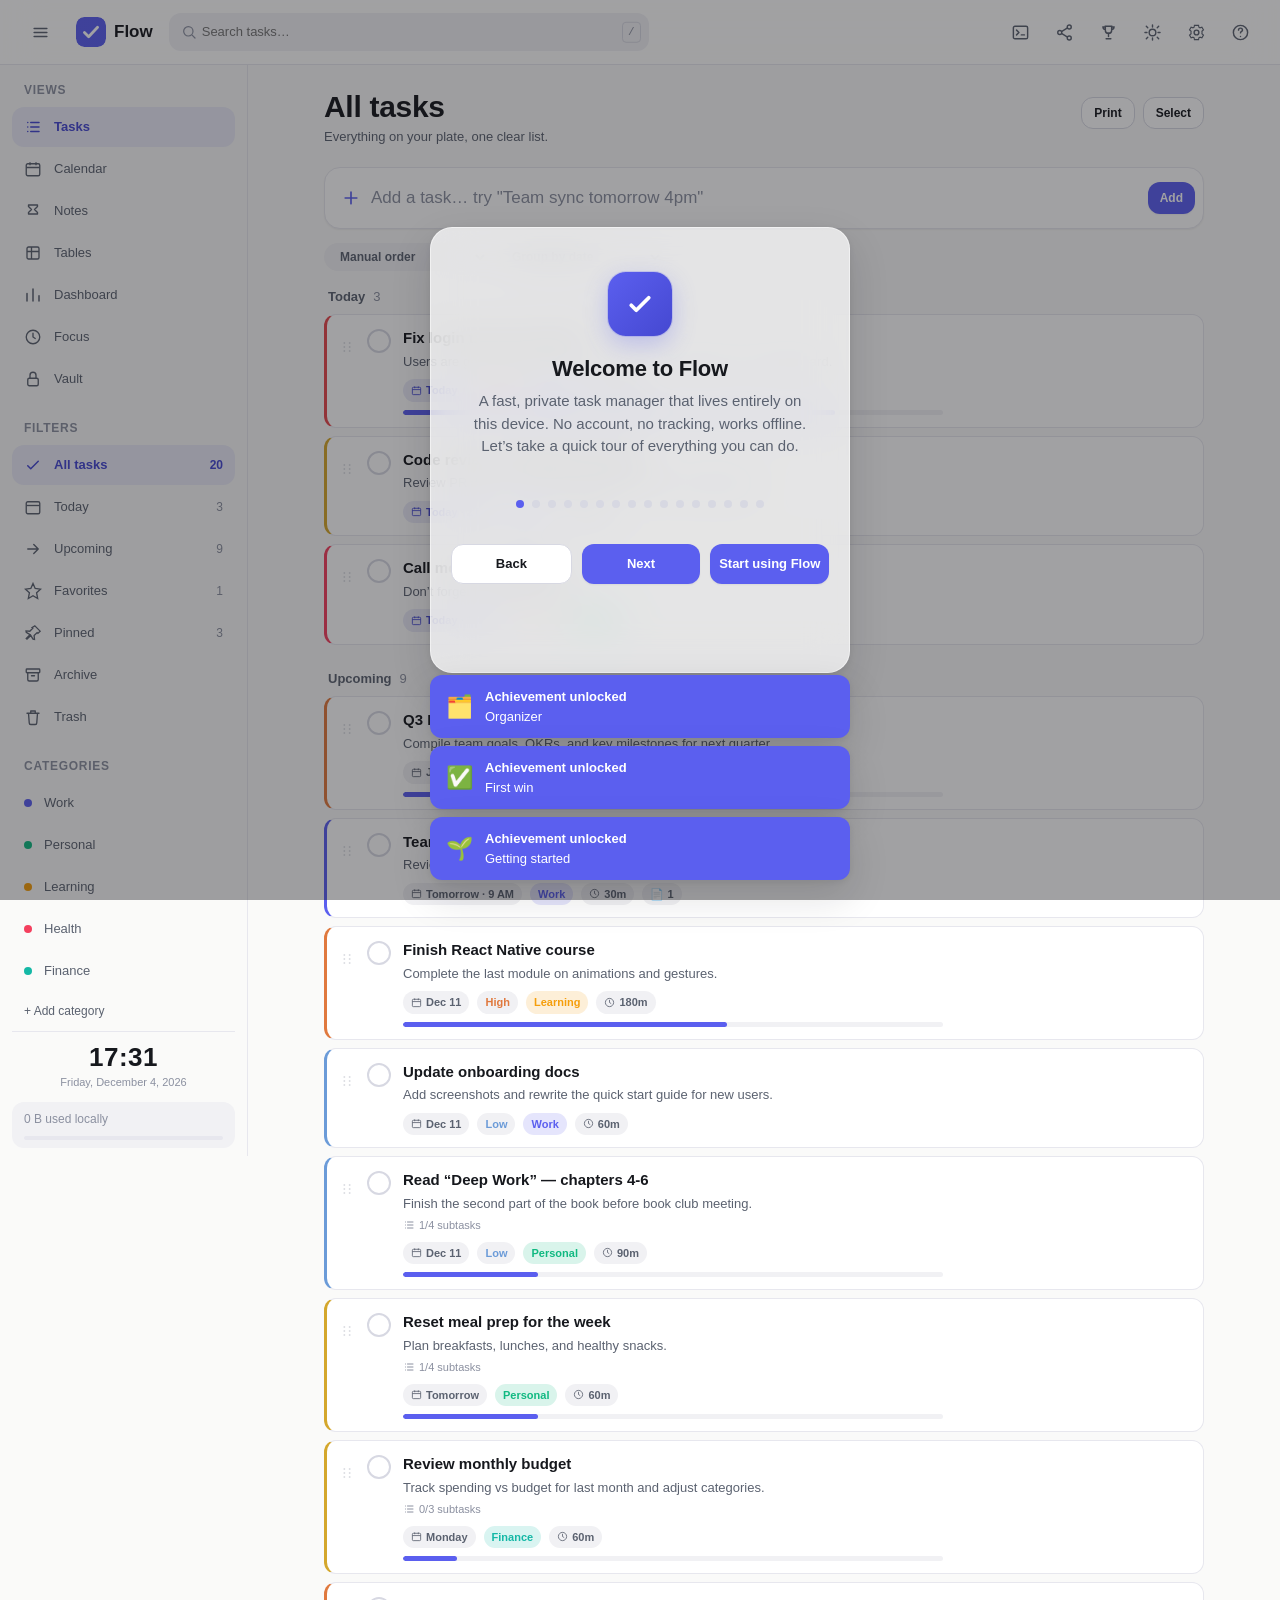
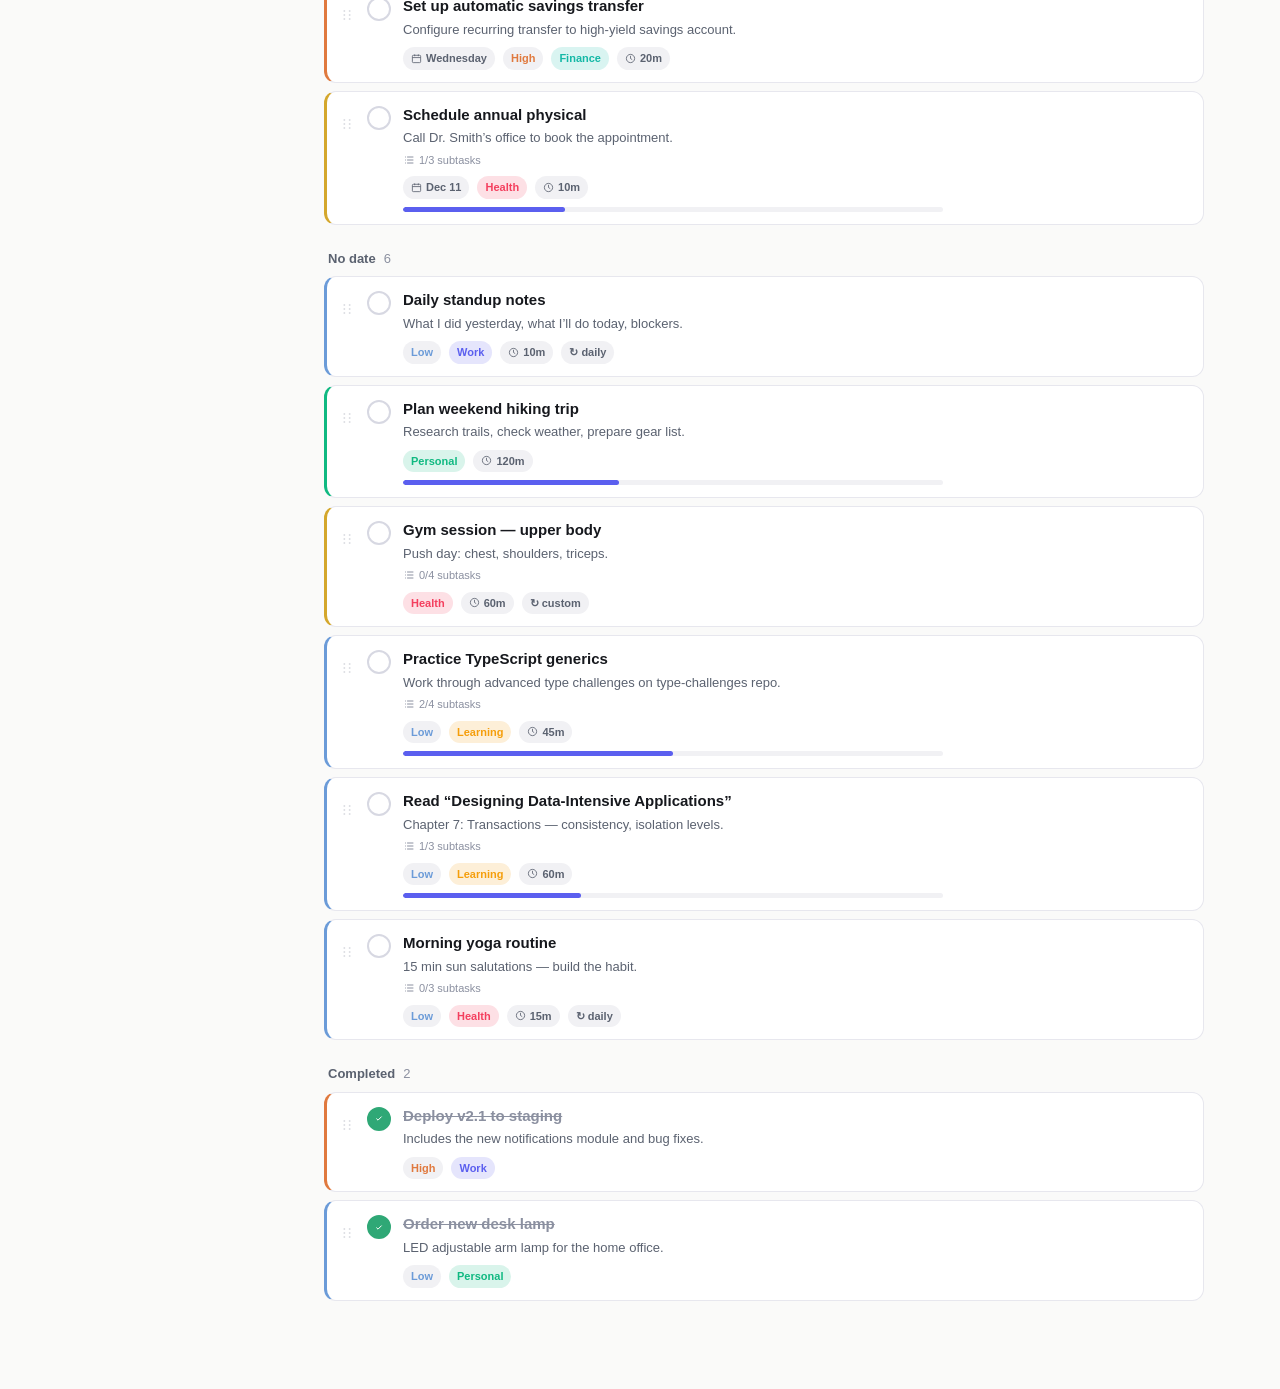
<file: index.html>
<!DOCTYPE html>
<html lang="en">
<head>
<meta charset="UTF-8">
<meta name="viewport" content="width=device-width, initial-scale=1, viewport-fit=cover">
<title>Flow — Free Task Manager, Calendar &amp; Focus Timer (PWA)</title>

<!-- Google tag (gtag.js) -->
<script async src="https://www.googletagmanager.com/gtag/js?id=G-8Z2JH3CLNS"></script>
<script>
  window.dataLayer = window.dataLayer || [];
  function gtag(){dataLayer.push(arguments);}
  gtag('js', new Date());
  gtag('config', 'G-8Z2JH3CLNS');
</script>
<meta name="description" content="Flow is a free, fast, offline-first to-do list with calendar, Pomodoro focus timer, and productivity analytics. No sign-up, no ads, no tracking — runs entirely in your browser.">
<meta name="keywords" content="to-do list, task manager, productivity app, PWA, offline todo app, calendar app, pomodoro timer, free todo list, task tracker">
<meta name="author" content="Flow">
<meta name="robots" content="index, follow">
<meta name="color-scheme" content="light dark">

<link rel="canonical" href="https://joudlight.github.io/TaskFlow/">

<meta property="og:locale" content="en_US">
<meta property="og:type" content="website">
<meta property="og:title" content="Flow — Free Task Manager, Calendar &amp; Focus Timer">
<meta property="og:description" content="A free, offline-first to-do list with calendar, focus timer, and analytics. No sign-up, no ads, no tracking.">
<meta property="og:image" content="https://joudlight.github.io/TaskFlow/preview.png">
<meta property="og:image:width" content="1200">
<meta property="og:image:height" content="630">
<meta property="og:url" content="https://joudlight.github.io/TaskFlow/">
<meta property="og:site_name" content="TaskFlow">

<meta name="twitter:card" content="summary_large_image">
<meta name="twitter:title" content="Flow — Free Task Manager, Calendar &amp; Focus Timer">
<meta name="twitter:description" content="A free, offline-first to-do list with calendar, focus timer, and analytics. No sign-up, no ads.">
<meta name="twitter:image" content="https://joudlight.github.io/TaskFlow/preview.png">

<meta name="theme-color" content="#fafaf9">
<link rel="manifest" href="manifest.json">
<link rel="icon" href="icons/favicon.svg" type="image/svg+xml">
<link rel="icon" href="icons/favicon.ico" sizes="any">
<link rel="apple-touch-icon" href="icons/apple-touch-icon.png">
<meta name="apple-mobile-web-app-capable" content="yes">
<meta name="apple-mobile-web-app-status-bar-style" content="default">
<meta name="apple-mobile-web-app-title" content="Flow">
<meta name="mobile-web-app-capable" content="yes">

<script type="application/ld+json">
{
  "@context": "https://schema.org",
  "@type": "SoftwareApplication",
  "name": "Flow",
  "applicationCategory": "ProductivityApplication",
  "operatingSystem": "Any (runs in any modern web browser)",
  "offers": { "@type": "Offer", "price": "0", "priceCurrency": "USD" },
  "description": "A free, offline-first to-do list and productivity app with calendar, Pomodoro focus timer, and analytics dashboard."
}
</script>

<link rel="stylesheet" href="css/variables.css">
<link rel="stylesheet" href="css/base.css">
<link rel="stylesheet" href="css/layout.css">
<link rel="stylesheet" href="css/components.css">
<link rel="stylesheet" href="css/animations.css">
<link rel="stylesheet" href="css/calendar.css">
<link rel="stylesheet" href="css/pomodoro.css">
<link rel="stylesheet" href="css/dashboard.css">
<link rel="stylesheet" href="css/print.css">
<link rel="stylesheet" href="css/notes.css">
<link rel="stylesheet" href="css/table-manager.css">
<link rel="stylesheet" href="css/vault.css">
</head>
<body>
<a href="#mainContent" class="skip-link">Skip to content</a>
<div id="ariaLiveRegion" class="sr-only" aria-live="polite" aria-atomic="true"></div>


<!-- ============ Welcome screen (first run only) ============ -->
<div id="welcomeScreen" class="modal-overlay" hidden style="align-items:center;">
  <div class="modal modal--sm pop-in" role="dialog" aria-modal="true" aria-labelledby="welcomeTitle">
    <div class="modal__body" style="text-align:center;padding-top:44px;padding-bottom:36px;">
      <div id="tourStepContent">
        <div style="width:64px;height:64px;border-radius:18px;background:linear-gradient(135deg,var(--accent-500),var(--accent-600));margin:0 auto 20px;display:flex;align-items:center;justify-content:center;box-shadow:var(--shadow-glow);">
          <svg width="30" height="30" viewBox="0 0 24 24" fill="none"><path d="M5 13l4 4L19 7" stroke="#fff" stroke-width="3" stroke-linecap="round" stroke-linejoin="round"/></svg>
        </div>
        <h1 id="tourTitle" style="font-size:22px;margin-bottom:8px;">Welcome to Flow</h1>
        <p id="tourDesc" class="text-secondary" style="margin-bottom:26px;max-width:340px;margin-left:auto;margin-right:auto;min-height:40px;">A fast, private task manager that lives entirely on this device — no account, no tracking, works offline.</p>
      </div>
      <div id="tourDots" style="display:flex;gap:8px;justify-content:center;margin-bottom:20px;"></div>
      <div style="display:flex;gap:10px;">
        <button id="tourPrevBtn" class="btn btn-secondary" hidden style="flex:1;">Back</button>
        <button id="tourNextBtn" class="btn btn-primary" style="flex:1;">Next</button>
        <button id="tourFinishBtn" class="btn btn-primary" hidden style="flex:1;">Start using Flow</button>
      </div>
      <div id="tourClearWrap" style="margin-top:16px;min-height:20px;">
        <button id="clearDemoDataBtn" hidden style="background:none;border:none;font-size:12px;color:var(--color-text-tertiary);text-decoration:underline;cursor:pointer;padding:4px 8px;">Start fresh — clear all demo data</button>
      </div>
    </div>
  </div>
</div>

<div class="app-shell">
  <header class="app-header">
    <button id="sidebarToggleBtn" class="btn-icon sidebar-toggle-btn" aria-label="Open menu">
      <svg viewBox="0 0 24 24" fill="none"><path d="M4 7h16M4 12h16M4 17h16" stroke="currentColor" stroke-width="2" stroke-linecap="round"/></svg>
    </button>
    <div class="app-header__brand">
      <svg class="app-header__brand-mark" viewBox="0 0 32 32" fill="none" aria-hidden="true">
        <defs><linearGradient id="brandGrad" x1="0" y1="0" x2="32" y2="32"><stop offset="0" stop-color="var(--accent-500)"/><stop offset="1" stop-color="var(--accent-600)"/></linearGradient></defs>
        <rect width="32" height="32" rx="9" fill="url(#brandGrad)"/>
        <path d="M9 16.5l4.5 4.5L23 11" stroke="#fff" stroke-width="3" stroke-linecap="round" stroke-linejoin="round"/>
      </svg>
      <span class="app-header__brand-name">Flow</span>
    </div>
    <div class="app-header__search">
      <svg viewBox="0 0 24 24" fill="none"><circle cx="11" cy="11" r="7" stroke="currentColor" stroke-width="1.8"/><path d="M21 21l-4.3-4.3" stroke="currentColor" stroke-width="1.8" stroke-linecap="round"/></svg>
      <input id="taskSearchInput" type="search" placeholder="Search tasks…" aria-label="Search tasks">
      <kbd>/</kbd>
    </div>
    <div class="app-header__actions">
      <button id="commandPaletteTrigger" class="btn-icon" aria-label="Command palette">
        <svg viewBox="0 0 24 24" fill="none"><rect x="3" y="4" width="18" height="16" rx="2" stroke="currentColor" stroke-width="1.8"/><path d="M7 9l3 3-3 3M13 15h4" stroke="currentColor" stroke-width="1.8" stroke-linecap="round" stroke-linejoin="round"/></svg>
      </button>
      <button id="shareTriggerBtn" class="btn-icon" aria-label="Share Flow">
        <svg viewBox="0 0 24 24" fill="none"><circle cx="18" cy="5" r="2.5" stroke="currentColor" stroke-width="1.8"/><circle cx="6" cy="12" r="2.5" stroke="currentColor" stroke-width="1.8"/><circle cx="18" cy="19" r="2.5" stroke="currentColor" stroke-width="1.8"/><path d="M8.2 10.8l7.6-4.6M8.2 13.2l7.6 4.6" stroke="currentColor" stroke-width="1.8"/></svg>
      </button>
      <button id="achievementsTriggerBtn" class="btn-icon" aria-label="Achievements">
        <svg viewBox="0 0 24 24" fill="none"><path d="M8 4h8v5a4 4 0 01-8 0V4z" stroke="currentColor" stroke-width="1.8"/><path d="M8 5H5a3 3 0 003 3M16 5h3a3 3 0 01-3 3M9 20h6M12 13v4" stroke="currentColor" stroke-width="1.8" stroke-linecap="round"/></svg>
      </button>
      <button id="themeToggleBtn" class="btn-icon" aria-label="Toggle theme">
        <svg viewBox="0 0 24 24" fill="none"><circle cx="12" cy="12" r="4.2" stroke="currentColor" stroke-width="1.8"/><path d="M12 2.5v2.5M12 19v2.5M4.2 4.2l1.8 1.8M18 18l1.8 1.8M2.5 12H5M19 12h2.5M4.2 19.8L6 18M18 6l1.8-1.8" stroke="currentColor" stroke-width="1.8" stroke-linecap="round"/></svg>
      </button>
      <button id="settingsTriggerBtn" class="btn-icon" aria-label="Settings">
        <svg viewBox="0 0 24 24" fill="none"><circle cx="12" cy="12" r="3" stroke="currentColor" stroke-width="1.8"/><path d="M19 12a7 7 0 00-.2-1.6l2-1.6-2-3.4-2.4.7a7 7 0 00-1.4-.8L14.6 3H9.4l-.4 2.3a7 7 0 00-1.4.8l-2.4-.7-2 3.4 2 1.6a7 7 0 000 3.2l-2 1.6 2 3.4 2.4-.7c.4.3.9.6 1.4.8l.4 2.3h5.2l.4-2.3c.5-.2 1-.5 1.4-.8l2.4.7 2-3.4-2-1.6c.1-.5.2-1 .2-1.6z" stroke="currentColor" stroke-width="1.4"/></svg>
      </button>
      <button id="helpTriggerBtn" class="btn-icon" aria-label="Help">
        <svg viewBox="0 0 24 24" fill="none"><circle cx="12" cy="12" r="9" stroke="currentColor" stroke-width="1.8"/><path d="M9.5 9a2.5 2.5 0 015 0c0 1.5-2.5 1.8-2.5 3.5M12 17h.01" stroke="currentColor" stroke-width="1.8" stroke-linecap="round"/></svg>
      </button>
    </div>
  </header>

  <div class="app-body">
    <div id="sidebarScrim" class="sidebar-scrim"></div>
    <aside id="appSidebar" class="app-sidebar" aria-label="Main navigation">
      <div class="sidebar-scroll">
      <div>
        <div class="sidebar-section__title">Views</div>
        <nav class="sidebar-nav">
          <button class="sidebar-link is-active" data-view="tasks"><svg viewBox="0 0 24 24" fill="none"><path d="M9 6h11M9 12h11M9 18h11M5 6h.01M5 12h.01M5 18h.01" stroke="currentColor" stroke-width="2" stroke-linecap="round"/></svg>Tasks</button>
          <button class="sidebar-link" data-view="calendar"><svg viewBox="0 0 24 24" fill="none"><rect x="3" y="5" width="18" height="16" rx="2" stroke="currentColor" stroke-width="1.8"/><path d="M8 3v4M16 3v4M3 10h18" stroke="currentColor" stroke-width="1.8"/></svg>Calendar</button>
          <button class="sidebar-link" data-view="notes"><svg viewBox="0 0 24 24" fill="none"><path d="M6 4h12v2l-4 4 4 4v2H6v-2l4-4-4-4V4z" stroke="currentColor" stroke-width="1.8" stroke-linecap="round" stroke-linejoin="round"/></svg>Notes</button>
          <button class="sidebar-link" data-view="tables"><svg viewBox="0 0 24 24" fill="none"><rect x="4" y="4" width="16" height="16" rx="2" stroke="currentColor" stroke-width="1.8"/><path d="M4 10h16M10 4v16" stroke="currentColor" stroke-width="1.8"/></svg>Tables</button>
          <button class="sidebar-link" data-view="dashboard"><svg viewBox="0 0 24 24" fill="none"><path d="M4 20V10M12 20V4M20 20v-7" stroke="currentColor" stroke-width="2" stroke-linecap="round"/></svg>Dashboard</button>
          <button class="sidebar-link" data-view="focus"><svg viewBox="0 0 24 24" fill="none"><circle cx="12" cy="12" r="9" stroke="currentColor" stroke-width="1.8"/><path d="M12 7v5l3 2" stroke="currentColor" stroke-width="1.8" stroke-linecap="round"/></svg>Focus</button>
          <button class="sidebar-link" data-view="vault"><svg viewBox="0 0 24 24" fill="none"><rect x="5" y="11" width="14" height="10" rx="2" stroke="currentColor" stroke-width="1.8"/><path d="M8 11V7a4 4 0 118 0v4" stroke="currentColor" stroke-width="1.8" stroke-linecap="round"/></svg>Vault</button>
        </nav>
      </div>
      <div>
        <div class="sidebar-section__title">Filters</div>
        <nav class="sidebar-nav">
          <button class="sidebar-link is-active" data-filter="all"><svg viewBox="0 0 24 24" fill="none"><path d="M5 13l4 4L19 7" stroke="currentColor" stroke-width="2" stroke-linecap="round" stroke-linejoin="round"/></svg>All tasks<span class="count"></span></button>
          <button class="sidebar-link" data-filter="today"><svg viewBox="0 0 24 24" fill="none"><rect x="3" y="5" width="18" height="16" rx="2" stroke="currentColor" stroke-width="1.8"/><path d="M3 10h18" stroke="currentColor" stroke-width="1.8"/></svg>Today<span class="count"></span></button>
          <button class="sidebar-link" data-filter="upcoming"><svg viewBox="0 0 24 24" fill="none"><path d="M5 12h14M13 6l6 6-6 6" stroke="currentColor" stroke-width="1.8" stroke-linecap="round" stroke-linejoin="round"/></svg>Upcoming<span class="count"></span></button>
          <button class="sidebar-link" data-filter="favorites"><svg viewBox="0 0 24 24" fill="none" stroke="currentColor" stroke-width="1.8"><path d="M12 2l2.9 6.6L22 9.6l-5.2 4.8L18.2 22 12 18.3 5.8 22 7.2 14.4 2 9.6l7.1-1z"/></svg>Favorites<span class="count"></span></button>
          <button class="sidebar-link" data-filter="pinned"><svg viewBox="0 0 24 24" fill="none" stroke="currentColor" stroke-width="1.8"><path d="M14.5 2.5l7 7-3 3-1-1-4 4 .5 5-2-.3-3-5-5 5-1-1 5-5-5-3-.3-2 5 .5 4-4-1-1z"/></svg>Pinned<span class="count"></span></button>
          <button class="sidebar-link" data-filter="archive"><svg viewBox="0 0 24 24" fill="none"><rect x="3" y="4" width="18" height="5" rx="1" stroke="currentColor" stroke-width="1.8"/><path d="M5 9v9a2 2 0 002 2h10a2 2 0 002-2V9M10 13h4" stroke="currentColor" stroke-width="1.8" stroke-linecap="round"/></svg>Archive<span class="count"></span></button>
          <button class="sidebar-link" data-filter="trash"><svg viewBox="0 0 24 24" fill="none"><path d="M4 7h16M9 7V4h6v3M6 7l1 13a2 2 0 002 2h6a2 2 0 002-2l1-13" stroke="currentColor" stroke-width="1.8" stroke-linecap="round" stroke-linejoin="round"/></svg>Trash<span class="count"></span></button>
        </nav>
      </div>
      <div>
        <div class="sidebar-section__title">Categories</div>
        <nav id="sidebarCategoryList" class="sidebar-nav"></nav>
        <button id="sidebarAddCategoryBtn" class="sidebar-link sidebar-link--add" style="font-size:12px;gap:4px;justify-content:center;" type="button">+ Add category</button>
      </div>
      </div><!-- /sidebar-scroll -->
      <div class="sidebar-sticky">
        <div class="sidebar-datetime">
          <div class="sidebar-datetime__time" id="sidebarClock">00:00</div>
          <div class="sidebar-datetime__date" id="sidebarDate">Loading…</div>
        </div>
        <div class="sidebar-storage">
          <div id="sidebarStorageLabel">0 KB used locally</div>
          <div class="sidebar-storage__bar"><span id="sidebarStorageBar" style="width:0%"></span></div>
        </div>
      </div>
    </aside>

    <main id="mainContent" class="app-main">
      <section id="view-tasks" class="view">
        <div class="view-header">
          <div><h1 id="tasksViewTitle">All tasks</h1><p>Everything on your plate, one clear list.</p></div>
          <div class="flex-row">
            <button id="printBtn" class="btn btn-secondary btn-sm">Print</button>
            <button id="selectModeBtn" class="btn btn-secondary btn-sm">Select</button>
          </div>
        </div>

        <div class="quick-add">
          <svg class="quick-add__icon" viewBox="0 0 24 24" fill="none"><path d="M12 5v14M5 12h14" stroke="currentColor" stroke-width="2" stroke-linecap="round"/></svg>
          <input id="quickAddInput" type="text" placeholder='Add a task… try "Team sync tomorrow 4pm"' aria-label="Quick add a task">
          <button id="quickAddBtn" class="btn btn-primary btn-sm">Add</button>
        </div>
        <div id="quickAddHint" class="quick-add-hint" aria-live="polite"></div>

        <div id="bulkBar" class="bulk-bar" hidden>
          <span id="bulkCount">0 selected</span>
          <button id="bulkCompleteBtn" class="btn-ghost btn-sm">Complete</button>
          <select id="bulkMoveSelect" class="select-native" aria-label="Move selected to category"><option value="">Move to…</option></select>
          <button id="bulkDeleteBtn" class="btn-ghost btn-sm">Delete</button>
          <button id="bulkCancelBtn" class="btn-ghost btn-sm" style="margin-left:auto;">Cancel</button>
        </div>

        <div class="toolbar">
          <select id="sortSelect" class="select-native" aria-label="Sort tasks">
            <option value="manual">Manual order</option>
            <option value="date">Due date</option>
            <option value="name">Name</option>
            <option value="priority">Priority</option>
            <option value="progress">Progress</option>
            <option value="category">Category</option>
            <option value="created">Recently created</option>
            <option value="modified">Recently modified</option>
          </select>
          <select id="groupBySelect" class="select-native" aria-label="Group tasks">
            <option value="date">Group by date</option>
            <option value="category">Group by category</option>
          </select>
        </div>

        <div id="taskListContainer" aria-live="polite"></div>
      </section>

      <section id="view-calendar" class="view" hidden data-print-title="Calendar">
        <div class="view-header"><div><h1>Calendar</h1><p>Click any day to add a task, or drag a task to reschedule it.</p></div></div>
        <div class="cal-toolbar">
          <div class="flex-row cal-nav">
            <button id="calPrevBtn" class="btn-icon" aria-label="Previous"><svg viewBox="0 0 24 24" fill="none"><path d="M15 6l-6 6 6 6" stroke="currentColor" stroke-width="2" stroke-linecap="round" stroke-linejoin="round"/></svg></button>
            <button id="calTodayBtn" class="btn btn-secondary btn-sm">Today</button>
            <button id="calNextBtn" class="btn-icon" aria-label="Next"><svg viewBox="0 0 24 24" fill="none"><path d="M9 6l6 6-6 6" stroke="currentColor" stroke-width="2" stroke-linecap="round" stroke-linejoin="round"/></svg></button>
          </div>
          <div id="calToolbarTitle" class="cal-toolbar__title"></div>
          <div class="tabs" role="tablist" aria-label="Calendar view" style="margin-left:auto;">
            <button class="tab-btn is-active" data-cal-mode="month" role="tab">Month</button>
            <button class="tab-btn" data-cal-mode="week" role="tab">Week</button>
            <button class="tab-btn" data-cal-mode="agenda" role="tab">Agenda</button>
          </div>
        </div>
        <div id="calendarGrid"></div>
      </section>

      <section id="view-dashboard" class="view" hidden data-print-title="Dashboard">
        <div class="view-header"><div><h1>Dashboard</h1><p>Your productivity, at a glance.</p></div></div>
        <div class="streak-card">
          <svg class="streak-card__flame" viewBox="0 0 24 24" fill="none" stroke="#fff" stroke-width="1.6"><path d="M12 2s5 5 5 10a5 5 0 01-10 0c0-2 1-3 2-4 0 1 1 2 2 1-1-3 0-5 1-7z"/></svg>
          <div><div id="streakCurrentValue" class="streak-card__value">0</div><div class="streak-card__label">day streak</div></div>
          <div class="streak-card__best">Best<strong id="streakBestValue">0</strong></div>
        </div>
        <div id="quoteCard" class="quote-card"></div>
        <details style="margin-bottom:20px;">
          <summary style="cursor:pointer;font-size:13px;font-weight:700;color:var(--color-text-secondary);">My favorite quotes</summary>
          <div id="quoteFavoritesList" style="margin-top:10px;"></div>
        </details>
        <div id="statGrid" class="stat-grid"></div>
        <div class="dash-grid">
          <div>
            <div class="chart-card"><div class="chart-card__head"><h3>This week</h3></div><div id="weeklyBarChart" class="bar-chart"></div></div>
            <div class="chart-card"><div class="chart-card__head"><h3>Priority breakdown</h3></div><div id="priorityBars"></div></div>
          </div>
          <div>
            <div class="chart-card"><div class="chart-card__head"><h3>By category</h3></div><div id="categoryDonutWrap" class="donut-wrap"></div></div>
          </div>
        </div>
      </section>

      <section id="view-notes" class="view" hidden data-print-title="Notes">
        <div class="view-header">
          <div><h1>Notes</h1><p>Write freely, format your thoughts.</p></div>
          <button id="notesAddBtn" class="btn btn-primary btn-sm"><svg viewBox="0 0 24 24" fill="none" width="14" height="14"><path d="M12 5v14M5 12h14" stroke="currentColor" stroke-width="2.4" stroke-linecap="round"/></svg> Add note</button>
        </div>
        <div class="notes-mobile-bar">
          <button id="notesBackBtn"><svg viewBox="0 0 24 24" fill="none"><path d="M15 6l-6 6 6 6" stroke="currentColor" stroke-width="2" stroke-linecap="round" stroke-linejoin="round"/></svg> All notes</button>
        </div>
        <div id="notesContainer" class="notes-layout">
          <div id="notesList" class="notes-list"></div>
          <div id="notesEditor" class="notes-editor"></div>
          <div id="notesEmpty" class="notes-empty">
            <svg viewBox="0 0 24 24" fill="none"><path d="M6 4h12v2l-4 4 4 4v2H6v-2l4-4-4-4V4z" stroke="currentColor" stroke-width="1.8" stroke-linecap="round" stroke-linejoin="round"/></svg>
            <h3>No notes yet</h3>
            <p>Tap the Add note button to create your first note.</p>
          </div>
        </div>
      </section>

      <section id="view-tables" class="view" hidden data-print-title="Tables">
        <div id="tablesEditor" style="height:100%;display:flex;flex-direction:column;"></div>
      </section>

      <section id="view-vault" class="view" hidden>
        <div class="view-header">
          <div><h1>Vault</h1><p>Your encrypted, private workspace — entirely local and secure.</p></div>
        </div>
        <div id="vaultContent" style="flex:1;display:flex;flex-direction:column;min-height:0;"></div>
      </section>
      <section id="view-focus" class="view" hidden data-print-title="Focus timer">
        <div class="view-header">
          <div><h1>Focus timer</h1><p>Deep work, then a proper break.</p></div>
          <div class="flex-row">
            <button id="focusStickyAddBtn" class="btn btn-secondary btn-sm">Add sticky note</button>
            <button id="focusFullscreenBtn" class="btn btn-secondary btn-sm">Distraction-free</button>
          </div>
        </div>
        <div class="focus-layout">
          <div class="focus-mode-tabs" id="focusSessionDots" style="display:flex;"></div>
          <div id="focusRingWrap" class="focus-ring-wrap">
            <svg viewBox="0 0 200 200">
              <circle id="focusRingTrack" class="focus-ring-track" cx="100" cy="100" r="90"/>
              <circle id="focusRingProgress" class="focus-ring-progress" cx="100" cy="100" r="90"/>
            </svg>
            <div class="focus-ring-center">
              <div id="timerDigits" class="timer-digits num">25:00</div>
              <div id="timerLabel" class="timer-label">Focus</div>
            </div>
          </div>
          <div class="focus-controls">
            <button id="timerResetBtn" class="btn-icon" aria-label="Reset timer"><svg viewBox="0 0 24 24" fill="none"><path d="M4 12a8 8 0 0114-5.3M20 12a8 8 0 01-14 5.3" stroke="currentColor" stroke-width="1.8" stroke-linecap="round"/><path d="M18 3v4h-4M6 21v-4h4" stroke="currentColor" stroke-width="1.8" stroke-linecap="round" stroke-linejoin="round"/></svg></button>
            <button id="timerToggleBtn" class="btn-icon btn-icon--primary" aria-label="Start timer"><svg viewBox="0 0 24 24" fill="currentColor"><path d="M8 5v14l11-7z"/></svg></button>
            <button id="timerSkipBtn" class="btn-icon" aria-label="Skip to next"><svg viewBox="0 0 24 24" fill="none"><path d="M6 5l10 7-10 7V5zM18 5v14" stroke="currentColor" stroke-width="1.8" stroke-linejoin="round"/></svg></button>
          </div>
          <div class="focus-clock">
            <div class="focus-clock__time" id="focusClockTime">00:00:00</div>
            <div class="focus-clock__date" id="focusClockDate">Loading…</div>
          </div>
          <select id="focusTaskLinkSelect" class="select-native" aria-label="Link focus session to a task" style="max-width:280px;"></select>
          <p id="focusCurrentTask" class="focus-current-task"></p>
          <div class="focus-stats-grid">
            <div class="focus-stat"><div id="focusStatToday" class="num">0m</div><div class="label">TODAY</div></div>
            <div class="focus-stat"><div id="focusStatWeek" class="num">0m</div><div class="label">THIS WEEK</div></div>
            <div class="focus-stat"><div id="focusStatMonth" class="num">0m</div><div class="label">THIS MONTH</div></div>
          </div>

          <div class="focus-daily-goal">
            <div class="focus-daily-goal__header">
              <span>Today's focus goal</span>
              <span id="focusDailyGoalText" class="num">0m / 2h</span>
            </div>
            <div class="focus-daily-goal__track">
              <div id="focusDailyGoalFill" class="focus-daily-goal__fill" style="width:0%"></div>
            </div>
          </div>

          <div class="focus-custom-info" id="focusCustomInfo" hidden>Custom timer duration can be changed in <button class="btn-link" id="focusCustomSettingsLink">Settings</button>.</div>

          <div id="focusRecentSessions" class="focus-recent-sessions">
            <div class="focus-recent-sessions__title">Recent sessions</div>
          </div>

          <div id="focusStickyNotes" class="focus-sticky-notes"></div>
        </div>
      </section>
    </main>
  </div>

  <nav class="mobile-tabbar" aria-label="Primary">
    <div class="mobile-tabbar__list">
      <button class="mobile-tabbar__btn is-active" data-view="tasks"><svg viewBox="0 0 24 24" fill="none"><path d="M9 6h11M9 12h11M9 18h11M5 6h.01M5 12h.01M5 18h.01" stroke="currentColor" stroke-width="2" stroke-linecap="round"/></svg>Tasks</button>
      <button class="mobile-tabbar__btn" data-view="calendar"><svg viewBox="0 0 24 24" fill="none"><rect x="3" y="5" width="18" height="16" rx="2" stroke="currentColor" stroke-width="1.8"/><path d="M8 3v4M16 3v4M3 10h18" stroke="currentColor" stroke-width="1.8"/></svg>Calendar</button>
      <button class="mobile-tabbar__btn" data-view="notes"><svg viewBox="0 0 24 24" fill="none"><path d="M6 4h12v2l-4 4 4 4v2H6v-2l4-4-4-4V4z" stroke="currentColor" stroke-width="1.8" stroke-linecap="round" stroke-linejoin="round"/></svg>Notes</button>
      <button class="mobile-tabbar__btn" data-view="tables"><svg viewBox="0 0 24 24" fill="none"><rect x="4" y="4" width="16" height="16" rx="2" stroke="currentColor" stroke-width="1.8"/><path d="M4 10h16M10 4v16" stroke="currentColor" stroke-width="1.8"/></svg>Tables</button>
      <button class="mobile-tabbar__btn" data-view="vault"><svg viewBox="0 0 24 24" fill="none"><rect x="5" y="11" width="14" height="10" rx="2" stroke="currentColor" stroke-width="1.8"/><path d="M8 11V7a4 4 0 118 0v4" stroke="currentColor" stroke-width="1.8" stroke-linecap="round"/></svg>Vault</button>
      <button class="mobile-tabbar__btn" data-view="focus"><svg viewBox="0 0 24 24" fill="none"><circle cx="12" cy="12" r="9" stroke="currentColor" stroke-width="1.8"/><path d="M12 7v5l3 2" stroke="currentColor" stroke-width="1.8" stroke-linecap="round"/></svg>Focus</button>
      <button class="mobile-tabbar__btn" data-view="dashboard"><svg viewBox="0 0 24 24" fill="none"><path d="M4 20V10M12 20V4M20 20v-7" stroke="currentColor" stroke-width="2" stroke-linecap="round"/></svg>Stats</button>
    </div>
  </nav>
</div>

<button id="addTaskFab" class="btn btn-primary fab" aria-label="Add task">
  <svg width="24" height="24" viewBox="0 0 24 24" fill="none"><path d="M12 5v14M5 12h14" stroke="currentColor" stroke-width="2.4" stroke-linecap="round"/></svg>
</button>

<!-- ============ Task add/edit modal ============ -->
<div id="taskModal" class="modal-overlay" aria-hidden="true">
  <div class="modal modal--lg" role="dialog" aria-modal="true" aria-labelledby="taskModalTitle">
    <div class="modal__handle"></div>
    <div class="modal__header">
      <h2 id="taskModalTitle">New task</h2>
      <div style="display:flex;gap:4px;align-items:center;">
        <button id="taskGoNoteBtn" class="btn btn-ghost btn-sm" hidden title="Go to linked note" style="gap:4px;"><svg viewBox="0 0 24 24" fill="none" width="14" height="14"><path d="M10 6H6a2 2 0 00-2 2v10a2 2 0 002 2h10a2 2 0 002-2v-4M14 4h6v6M10 14l10-10" stroke="currentColor" stroke-width="1.8" stroke-linecap="round" stroke-linejoin="round"/></svg> Note</button>
        <button id="taskPreviewBtn" class="btn btn-ghost btn-sm" title="Preview task" style="gap:4px;"><svg viewBox="0 0 24 24" fill="none" width="14" height="14"><path d="M4 12s1.5-6 8-6 8 6 8 6-1.5 6-8 6-8-6-8-6z" stroke="currentColor" stroke-width="1.8"/><circle cx="12" cy="12" r="2.5" stroke="currentColor" stroke-width="1.8"/></svg> Preview</button>
        <button id="taskModalCloseBtn" class="btn-icon" aria-label="Close"><svg viewBox="0 0 24 24" fill="none"><path d="M6 6l12 12M18 6L6 18" stroke="currentColor" stroke-width="2.2" stroke-linecap="round"/></svg></button>
      </div>
    </div>
    <div class="modal__body">
      <div class="task-preview-panel" id="taskPreviewPanel" hidden>
        <div class="task-preview-panel__header">
          <span class="task-preview-panel__title" id="taskPreviewPanelTitle"></span>
          <button type="button" class="btn btn-ghost btn-sm" id="taskPreviewBackBtn" style="gap:4px;"><svg viewBox="0 0 24 24" fill="none" width="14" height="14"><path d="M19 12H5M12 19l-7-7 7-7" stroke="currentColor" stroke-width="1.8" stroke-linecap="round" stroke-linejoin="round"/></svg> Back to edit</button>
        </div>
        <div class="task-preview-panel__body" id="taskPreviewPanelBody"></div>
      </div>
      <div class="task-modal-fields" id="taskModalFields">
      <div class="field">
        <label for="taskTitleInput">Title</label>
        <input id="taskTitleInput" class="input" type="text" placeholder="What needs doing?">
      </div>
      <div class="field">
        <label for="taskDescInput">Description</label>
        <textarea id="taskDescInput" class="textarea" placeholder="Optional short description" style="min-height:56px;"></textarea>
      </div>
      <div class="field">
        <label>Priority</label>
        <div class="priority-picker">
          <button type="button" class="priority-pill" data-p="low">Low</button>
          <button type="button" class="priority-pill is-selected" data-p="medium">Medium</button>
          <button type="button" class="priority-pill" data-p="high">High</button>
          <button type="button" class="priority-pill" data-p="urgent">Urgent</button>
        </div>
      </div>
      <div class="field-row">
        <div class="field"><label for="taskDueDateInput">Due date</label><input id="taskDueDateInput" class="input" type="date"></div>
        <div class="field"><label for="taskDueTimeInput">Due time</label><input id="taskDueTimeInput" class="input" type="time"></div>
      </div>
      <div class="field-row">
        <div class="field"><label for="taskCategorySelect">Category</label><select id="taskCategorySelect" class="select"></select></div>
        <div class="field"><label for="taskDurationInput">Est. duration (min)</label><input id="taskDurationInput" class="input" type="number" min="0" step="5" placeholder="30"></div>
      </div>
      <div class="field">
        <label for="taskTagsInput">Tags <span class="text-tertiary">(comma separated)</span></label>
        <input id="taskTagsInput" class="input" type="text" placeholder="urgent, client-x">
      </div>
      <div class="field">
        <label for="taskProgressInput">Progress <span id="taskProgressValue" class="num">0%</span></label>
        <input id="taskProgressInput" type="range" min="0" max="100" step="5" value="0">
      </div>
      <div class="field">
        <label>Color tag <span class="text-tertiary">(overrides priority color on the card)</span></label>
        <div class="swatch-row">
          <button type="button" class="swatch is-selected" data-color="" aria-label="No color" style="background:var(--color-surface-sunken);border:1px solid var(--color-border-strong);"></button>
          <button type="button" class="swatch" data-color="#5b5fef" aria-label="Indigo" style="background:#5b5fef;"></button>
          <button type="button" class="swatch" data-color="#3b82f6" aria-label="Blue" style="background:#3b82f6;"></button>
          <button type="button" class="swatch" data-color="#10b981" aria-label="Emerald" style="background:#10b981;"></button>
          <button type="button" class="swatch" data-color="#f59e0b" aria-label="Amber" style="background:#f59e0b;"></button>
          <button type="button" class="swatch" data-color="#f43f5e" aria-label="Rose" style="background:#f43f5e;"></button>
          <button type="button" class="swatch" data-color="#8b5cf6" aria-label="Violet" style="background:#8b5cf6;"></button>
        </div>
      </div>
      <div class="field">
        <label for="taskDependsSelect">Depends on <span class="text-tertiary">(blocks nothing yet, just tracked)</span></label>
        <select id="taskDependsSelect" class="select"></select>
      </div>
      <div class="field">
        <label for="taskRecurrenceSelect">Repeat</label>
        <select id="taskRecurrenceSelect" class="select">
          <option value="none">Does not repeat</option>
          <option value="daily">Daily</option>
          <option value="weekly">Weekly</option>
          <option value="monthly">Monthly</option>
          <option value="custom">Custom days</option>
        </select>
        <div id="taskRecurrenceCustomDays" class="flex-row" hidden style="flex-wrap:wrap;margin-top:10px;gap:12px;">
          <label class="checkbox-row"><input type="checkbox" value="1">Mon</label>
          <label class="checkbox-row"><input type="checkbox" value="2">Tue</label>
          <label class="checkbox-row"><input type="checkbox" value="3">Wed</label>
          <label class="checkbox-row"><input type="checkbox" value="4">Thu</label>
          <label class="checkbox-row"><input type="checkbox" value="5">Fri</label>
          <label class="checkbox-row"><input type="checkbox" value="6">Sat</label>
          <label class="checkbox-row"><input type="checkbox" value="0">Sun</label>
        </div>
      </div>
      <div class="field">
        <label>Subtasks</label>
        <div id="subtaskList" class="subtask-list"></div>
        <button type="button" id="addSubtaskBtn" class="btn btn-secondary btn-sm" style="margin-top:8px;align-self:flex-start;">+ Add subtask</button>
      </div>
      <div class="field">
        <label for="taskNotesInput">Notes <span class="text-tertiary">(markdown: **bold**, *italic*, links, - lists)</span></label>
        <textarea id="taskNotesInput" class="textarea" placeholder="Longer notes go here…"></textarea>
      </div>
      <div class="field">
        <label>Linked notes</label>
        <div id="taskLinkedNotesList" class="linked-items"></div>
        <div class="flex-row" style="gap:6px;margin-top:6px;">
          <select id="taskLinkNoteSelect" class="select" style="flex:1;"><option value="">Link a note…</option></select>
          <button id="taskLinkNoteBtn" type="button" class="btn btn-secondary btn-sm">Link</button>
        </div>
      </div>
      <div class="field">
        <label>Attachments <span class="text-tertiary">(images or PDF, up to 3MB each)</span></label>
        <input id="attachmentFileInput" type="file" multiple accept="image/png,image/jpeg,image/gif,image/webp,image/svg+xml,application/pdf" hidden>
        <div id="attachmentGrid" class="attachment-grid"></div>
      </div>
      </div>
    </div>
    <div class="modal__footer">
          <button id="taskDeleteBtn" class="btn btn-danger modal__footer-left" hidden>Delete</button>
          <button id="taskArchiveBtn" class="btn btn-ghost modal__footer-left" hidden>Archive</button>
          <button id="taskTemplateBtn" class="btn btn-ghost">Save as template</button>
          <button id="taskCancelBtn" class="btn btn-secondary">Cancel</button>
          <button id="taskSaveBtn" class="btn btn-primary">Save task</button>
    </div>
  </div>
</div>

<!-- ============ Attachment preview modal ============ -->
<div id="attachmentPreviewModal" class="modal-overlay" aria-hidden="true">
  <div class="modal modal--sm" role="dialog" aria-modal="true" aria-labelledby="attachmentPreviewTitle">
    <div class="modal__header">
      <div><h2 id="attachmentPreviewTitle" style="font-size:15px;"></h2><p id="attachmentPreviewMeta" class="text-tertiary" style="font-size:12px;margin-top:2px;"></p></div>
      <button id="attachmentPreviewCloseBtn" class="btn-icon" aria-label="Close"><svg viewBox="0 0 24 24" fill="none"><path d="M6 6l12 12M18 6L6 18" stroke="currentColor" stroke-width="2.2" stroke-linecap="round"/></svg></button>
    </div>
    <div id="attachmentPreviewBody" class="modal__body"></div>
    <div class="modal__footer">
      <a id="attachmentDownloadBtn" class="btn btn-secondary" download>Download</a>
    </div>
  </div>
</div>

<!-- ============ Settings modal ============ -->
<div id="settingsModal" class="modal-overlay" aria-hidden="true">
  <div class="modal modal--lg" role="dialog" aria-modal="true" aria-labelledby="settingsModalTitleText">
    <div class="modal__header"><h2 id="settingsModalTitleText">Settings</h2><button id="settingsModalCloseBtn" class="btn-icon" aria-label="Close"><svg viewBox="0 0 24 24" fill="none"><path d="M6 6l12 12M18 6L6 18" stroke="currentColor" stroke-width="2.2" stroke-linecap="round"/></svg></button></div>
    <div class="modal__body">
      <div class="field"><label>Theme</label>
        <div class="tabs">
          <button type="button" class="tab-btn theme-option" data-theme="light">Light</button>
          <button type="button" class="tab-btn theme-option" data-theme="dark">Dark</button>
          <button type="button" class="tab-btn theme-option is-active" data-theme="auto">Auto</button>
        </div>
      </div>
      <div class="field"><label>Accent color</label>
        <div class="swatch-row">
          <button type="button" class="swatch is-selected" data-accent="indigo" aria-label="Indigo" style="background:#5b5fef;"></button>
          <button type="button" class="swatch" data-accent="blue" aria-label="Blue" style="background:#3b82f6;"></button>
          <button type="button" class="swatch" data-accent="emerald" aria-label="Emerald" style="background:#10b981;"></button>
          <button type="button" class="swatch" data-accent="rose" aria-label="Rose" style="background:#f43f5e;"></button>
          <button type="button" class="swatch" data-accent="amber" aria-label="Amber" style="background:#e08a1e;"></button>
          <button type="button" class="swatch" data-accent="teal" aria-label="Teal" style="background:#14b8a6;"></button>
          <button type="button" class="swatch" data-accent="violet" aria-label="Violet" style="background:#8b5cf6;"></button>
        </div>
      </div>
      <div class="field-row">
        <div class="field"><label>Text size</label><div class="tabs">
          <button type="button" class="tab-btn fontsize-option" data-size="sm">Small</button>
          <button type="button" class="tab-btn fontsize-option is-active" data-size="md">Medium</button>
          <button type="button" class="tab-btn fontsize-option" data-size="lg">Large</button>
        </div></div>
        <div class="field"><label>Density</label><div class="tabs">
          <button type="button" class="tab-btn density-option is-active" data-density="comfortable">Comfortable</button>
          <button type="button" class="tab-btn density-option" data-density="compact">Compact</button>
        </div></div>
      </div>
      <div class="checkbox-row"><label class="switch"><input type="checkbox" id="highContrastToggle"><span class="track"></span><span class="thumb"></span></label>High contrast</div>
      <div class="checkbox-row"><label class="switch"><input type="checkbox" id="reducedMotionToggle"><span class="track"></span><span class="thumb"></span></label>Reduce motion</div>
      <div class="checkbox-row"><label class="switch"><input type="checkbox" id="weekStartsMondayToggle" checked><span class="track"></span><span class="thumb"></span></label>Week starts on Monday</div>
      <div class="field"><label for="groupBySelectSettings">Default grouping</label><select id="groupBySelectSettings" class="select"><option value="date">By date</option><option value="category">By category</option></select></div>

      <hr class="divider">
      <h3 style="font-size:14px;margin-bottom:4px;">Sound</h3>
      <div class="checkbox-row"><label class="switch"><input type="checkbox" id="soundsEnabledToggle" checked><span class="track"></span><span class="thumb"></span></label>Sound effects</div>
      <div class="field"><label for="soundVolumeInput">Volume</label><input id="soundVolumeInput" type="range" min="0" max="1" step="0.05" value="0.5"></div>
      <button id="soundTestBtn" type="button" class="btn btn-secondary btn-sm" style="align-self:flex-start;">Test sound</button>

      <hr class="divider">
      <h3 style="font-size:14px;margin-bottom:4px;">Notifications</h3>
      <div class="flex-row" style="justify-content:space-between;"><span class="text-secondary" style="font-size:13px;">Browser permission</span><span id="notifPermissionBadge" class="badge badge-warning">Not enabled</span></div>
      <div class="checkbox-row"><label class="switch"><input type="checkbox" id="notifEnableToggle"><span class="track"></span><span class="thumb"></span></label>Enable due-task reminders</div>
      <div class="field-row">
        <div class="field"><label for="reminderMinutesSelect">Remind before due</label><select id="reminderMinutesSelect" class="select"><option value="5">5 min</option><option value="15">15 min</option><option value="30">30 min</option><option value="60">1 hour</option></select></div>
        <div class="field"><label for="dailyReminderTimeInput">Daily planning reminder</label><input id="dailyReminderTimeInput" type="time" class="input"></div>
      </div>

      <hr class="divider">
      <h3 style="font-size:14px;margin-bottom:4px;">Focus timer</h3>
      <div class="field-row">
        <div class="field"><label for="pomodoroFocusMinInput">Focus (min)</label><input id="pomodoroFocusMinInput" type="number" class="input" min="1"></div>
        <div class="field"><label for="pomodoroShortMinInput">Short break (min)</label><input id="pomodoroShortMinInput" type="number" class="input" min="1"></div>
      </div>
      <div class="field-row">
        <div class="field"><label for="pomodoroLongMinInput">Long break (min)</label><input id="pomodoroLongMinInput" type="number" class="input" min="1"></div>
        <div class="field"><label for="pomodoroCustomMinInput">Custom timer (min) <span class="text-tertiary">(4th option in the skip cycle)</span></label><input id="pomodoroCustomMinInput" type="number" class="input" min="1"></div>
      </div>
      <div class="field-row">
        <div class="field"><label for="pomodoroSessionsInput">Sessions before long break</label><input id="pomodoroSessionsInput" type="number" class="input" min="1"></div>
        <div class="field"></div>
      </div>
      <div class="checkbox-row"><label class="switch"><input type="checkbox" id="pomodoroAutoStartInput"><span class="track"></span><span class="thumb"></span></label>Auto-start next session</div>
      <div class="field"><label for="pomodoroGoalInput">Daily focus goal (min)</label><input id="pomodoroGoalInput" type="number" class="input" min="1"></div>
      <button id="pomodoroSaveSettingsBtn" type="button" class="btn btn-secondary btn-sm" style="align-self:flex-start;">Save focus timer settings</button>

      <hr class="divider">
      <div class="flex-row" style="justify-content:space-between;"><h3 style="font-size:14px;">Categories</h3><button id="addCategoryBtn" type="button" class="btn btn-secondary btn-sm">+ Add</button></div>
      <div id="categoryManagerList"></div>

      <hr class="divider">
      <h3 style="font-size:14px;margin-bottom:8px;">Import &amp; export</h3>
      <div class="flex-row" style="flex-wrap:wrap;">
        <button id="exportJsonBtn" type="button" class="btn btn-secondary btn-sm">Export JSON</button>
        <button id="exportCsvBtn" type="button" class="btn btn-secondary btn-sm">Export CSV</button>
        <button id="exportBackupBtn" type="button" class="btn btn-secondary btn-sm">Full backup</button>
      </div>
      <div class="flex-row" style="flex-wrap:wrap;margin-top:8px;">
        <label class="btn btn-secondary btn-sm">Import JSON<input id="importJsonInput" type="file" accept=".json" hidden></label>
        <label class="btn btn-secondary btn-sm">Import CSV<input id="importCsvInput" type="file" accept=".csv" hidden></label>
        <label class="btn btn-secondary btn-sm">Restore backup<input id="restoreBackupInput" type="file" accept=".json" hidden></label>
      </div>
      <button id="clearTrashBtn" type="button" class="btn btn-danger btn-sm" style="margin-top:14px;align-self:flex-start;">Empty trash</button>
    </div>
  </div>
</div>

<!-- ============ Help modal ============ -->
<div id="helpModal" class="modal-overlay" aria-hidden="true">
  <div class="modal modal--lg" role="dialog" aria-modal="true" aria-labelledby="helpModalTitleText">
    <div class="modal__header"><h2 id="helpModalTitleText">Help &amp; info</h2><button id="helpModalCloseBtn" class="btn-icon" aria-label="Close"><svg viewBox="0 0 24 24" fill="none"><path d="M6 6l12 12M18 6L6 18" stroke="currentColor" stroke-width="2.2" stroke-linecap="round"/></svg></button></div>
    <div class="modal__body">
      <div class="tabs" role="tablist">
        <button type="button" class="tab-btn is-active" data-tab="faq" role="tab">FAQ</button>
        <button type="button" class="tab-btn" data-tab="shortcuts" role="tab">Shortcuts</button>
        <button type="button" class="tab-btn" data-tab="about" role="tab">About</button>
        <button type="button" class="tab-btn" data-tab="changelog" role="tab">Changelog</button>
        <button type="button" class="tab-btn" data-tab="privacy" role="tab">Privacy</button>
      </div>
      <div id="faqPanel" class="tab-panel" data-tab="faq"></div>
      <div id="shortcutsPanel" class="tab-panel" data-tab="shortcuts" hidden></div>
      <div id="aboutPanel" class="tab-panel" data-tab="about" hidden></div>
      <div id="changelogPanel" class="tab-panel" data-tab="changelog" hidden></div>
      <div id="privacyPanel" class="tab-panel" data-tab="privacy" hidden></div>
      <a id="feedbackLink" class="btn btn-secondary btn-sm" href="#" style="margin-top:6px;align-self:flex-start;">Send feedback</a>
    </div>
  </div>
</div>

<!-- ============ Achievements modal ============ -->
<div id="achievementsModal" class="modal-overlay" aria-hidden="true">
  <div class="modal" role="dialog" aria-modal="true" aria-labelledby="achievementsTitleText">
    <div class="modal__header">
      <div><h2 id="achievementsTitleText">Achievements</h2><p id="achievementsCount" class="text-tertiary" style="font-size:12px;"></p></div>
      <button id="achievementsModalCloseBtn" class="btn-icon" aria-label="Close"><svg viewBox="0 0 24 24" fill="none"><path d="M6 6l12 12M18 6L6 18" stroke="currentColor" stroke-width="2.2" stroke-linecap="round"/></svg></button>
    </div>
    <div class="modal__body"><div id="achievementsGrid" style="display:grid;grid-template-columns:repeat(auto-fill,minmax(92px,1fr));gap:10px;"></div></div>
  </div>
</div>

<!-- ============ Share modal ============ -->
<div id="shareModal" class="modal-overlay" aria-hidden="true">
  <div class="modal modal--sm" role="dialog" aria-modal="true" aria-labelledby="shareTitleText">
    <div class="modal__header"><h2 id="shareTitleText">Share Flow</h2><button id="shareModalCloseBtn" class="btn-icon" aria-label="Close"><svg viewBox="0 0 24 24" fill="none"><path d="M6 6l12 12M18 6L6 18" stroke="currentColor" stroke-width="2.2" stroke-linecap="round"/></svg></button></div>
    <div class="modal__body" style="align-items:center;text-align:center;">
      <div id="qrCodeWrap" style="width:180px;height:180px;margin:0 auto;"></div>
      <p id="shareUrlText" class="text-secondary" style="font-size:12px;word-break:break-all;"></p>
      <div class="flex-row" style="justify-content:center;flex-wrap:wrap;">
        <button id="copyLinkBtn" type="button" class="btn btn-secondary btn-sm">Copy link</button>
        <button id="nativeShareBtn" type="button" class="btn btn-secondary btn-sm">Share…</button>
        <button id="downloadQrBtn" type="button" class="btn btn-secondary btn-sm">Download QR</button>
        <button id="printQrBtn" type="button" class="btn btn-secondary btn-sm">Print QR</button>
      </div>
      <div class="flex-row" style="justify-content:center;margin-top:4px;">
        <button type="button" class="btn-icon" data-social="x" aria-label="Share on X"><svg viewBox="0 0 24 24" fill="currentColor"><path d="M4 4l7.5 9.6L4.3 20H7l5.8-5.5L17.5 20H21l-8-10.2L20 4h-2.7l-5.3 5L7.5 4H4z"/></svg></button>
        <button type="button" class="btn-icon" data-social="facebook" aria-label="Share on Facebook"><svg viewBox="0 0 24 24" fill="currentColor"><path d="M13.5 21v-8h2.7l.4-3.1h-3.1V8c0-.9.25-1.5 1.55-1.5H17V3.7C16.7 3.65 15.7 3.5 14.5 3.5c-2.4 0-4 1.45-4 4.2v2.2H7.8v3.1h2.7v8h3z"/></svg></button>
        <button type="button" class="btn-icon" data-social="linkedin" aria-label="Share on LinkedIn"><svg viewBox="0 0 24 24" fill="currentColor"><path d="M6.9 8.4H3.7V20h3.2V8.4zM5.3 3.5a1.9 1.9 0 100 3.7 1.9 1.9 0 000-3.7zM20.3 20h-3.2v-6c0-1.4 0-3.3-2-3.3s-2.3 1.6-2.3 3.2V20H9.6V8.4h3v1.6h.05c.4-.8 1.5-1.7 3.1-1.7 3.3 0 3.9 2.2 3.9 5V20z"/></svg></button>
        <button type="button" class="btn-icon" data-social="whatsapp" aria-label="Share on WhatsApp"><svg viewBox="0 0 24 24" fill="currentColor"><path d="M12 3a9 9 0 00-7.7 13.6L3 21l4.5-1.3A9 9 0 1012 3zm0 1.8a7.2 7.2 0 013.9 13.2l-.3.2.1 2-2.1-.6-.3.1a7.2 7.2 0 01-1.3.1A7.2 7.2 0 1112 4.8zm-3.3 3.6c-.2 0-.5.1-.7.4-.2.2-.9.9-.9 2.1s.9 2.4 1 2.6c.1.2 1.8 2.7 4.3 3.7 2.1.9 2.5.7 3 .6.4-.1 1.4-.6 1.6-1.1.2-.5.2-1 .1-1.1-.1-.1-.3-.2-.5-.3l-1.8-.9c-.2-.1-.4-.1-.6.1l-.7.9c-.1.2-.3.2-.5.1-.3-.1-1.2-.4-2.2-1.4-.8-.7-1.4-1.6-1.5-1.9-.2-.3 0-.4.1-.6l.4-.5c.1-.2.2-.3.2-.5.1-.2 0-.4 0-.5-.1-.1-.6-1.5-.9-2-.2-.5-.4-.4-.6-.4h-.4z"/></svg></button>
      </div>
    </div>
  </div>
</div>

<!-- ============ Command palette ============ -->
<div id="commandPalette" class="palette-overlay" aria-hidden="true">
  <div class="palette" role="dialog" aria-modal="true" aria-label="Command palette">
    <div class="palette__input-row">
      <svg viewBox="0 0 24 24" fill="none"><circle cx="11" cy="11" r="7" stroke="currentColor" stroke-width="1.8"/><path d="M21 21l-4.3-4.3" stroke="currentColor" stroke-width="1.8" stroke-linecap="round"/></svg>
      <input id="paletteInput" type="text" placeholder="Type a command or search…" aria-label="Command palette input" autocomplete="off">
    </div>
    <div id="paletteList" class="palette-list" role="listbox" aria-label="Commands"></div>
  </div>
</div>

<div id="toastContainer" class="toast-container" aria-live="polite" aria-atomic="false"></div>

<noscript><div style="padding:40px;text-align:center;font-family:sans-serif;">Flow needs JavaScript enabled to run — please enable it in your browser settings.</div></noscript>

<script src="js/utils/helpers.js" defer></script>
<script src="js/utils/date-utils.js" defer></script>
<script src="js/utils/storage.js" defer></script>
<script src="js/utils/csv.js" defer></script>
<script src="js/utils/qrcode.js" defer></script>
<script src="js/state/store.js" defer></script>
<script src="js/features/theme.js" defer></script>
<script src="js/features/sounds.js" defer></script>
<script src="js/features/toast.js" defer></script>
<script src="js/features/tasks.js" defer></script>
<script src="js/features/task-modal.js" defer></script>
<script src="js/features/filters.js" defer></script>
<script src="js/features/dragdrop.js" defer></script>
<script src="js/features/calendar.js" defer></script>
<script src="js/features/focus-sticky.js" defer></script>
<script src="js/features/pomodoro.js" defer></script>
<script src="js/features/dashboard.js" defer></script>
<script src="js/features/quotes-data.js" defer></script>
<script src="js/features/quotes.js" defer></script>
<script src="js/features/notifications.js" defer></script>
<script src="js/features/shortcuts.js" defer></script>
<script src="js/features/import-export.js" defer></script>
<script src="js/features/share.js" defer></script>
<script src="js/features/print.js" defer></script>
<script src="js/features/achievements.js" defer></script>
<script src="js/features/notes.js" defer></script>
<script src="js/features/notes-emoji.js" defer></script>
<script src="js/lib/table-manager.js" defer></script>
    <script src="js/features/tables.js" defer></script>
<script src="js/features/onboarding.js" defer></script>
<script src="js/vault/vault-crypto.js" defer></script>
<script src="js/vault/vault-storage.js" defer></script>
<script src="js/vault/vault-auth.js" defer></script>
<script src="js/vault/vault-ui.js" defer></script>
<script src="js/vault/vault.js" defer></script>
<script src="js/app.js" defer></script>
</body>
</html>
</file>
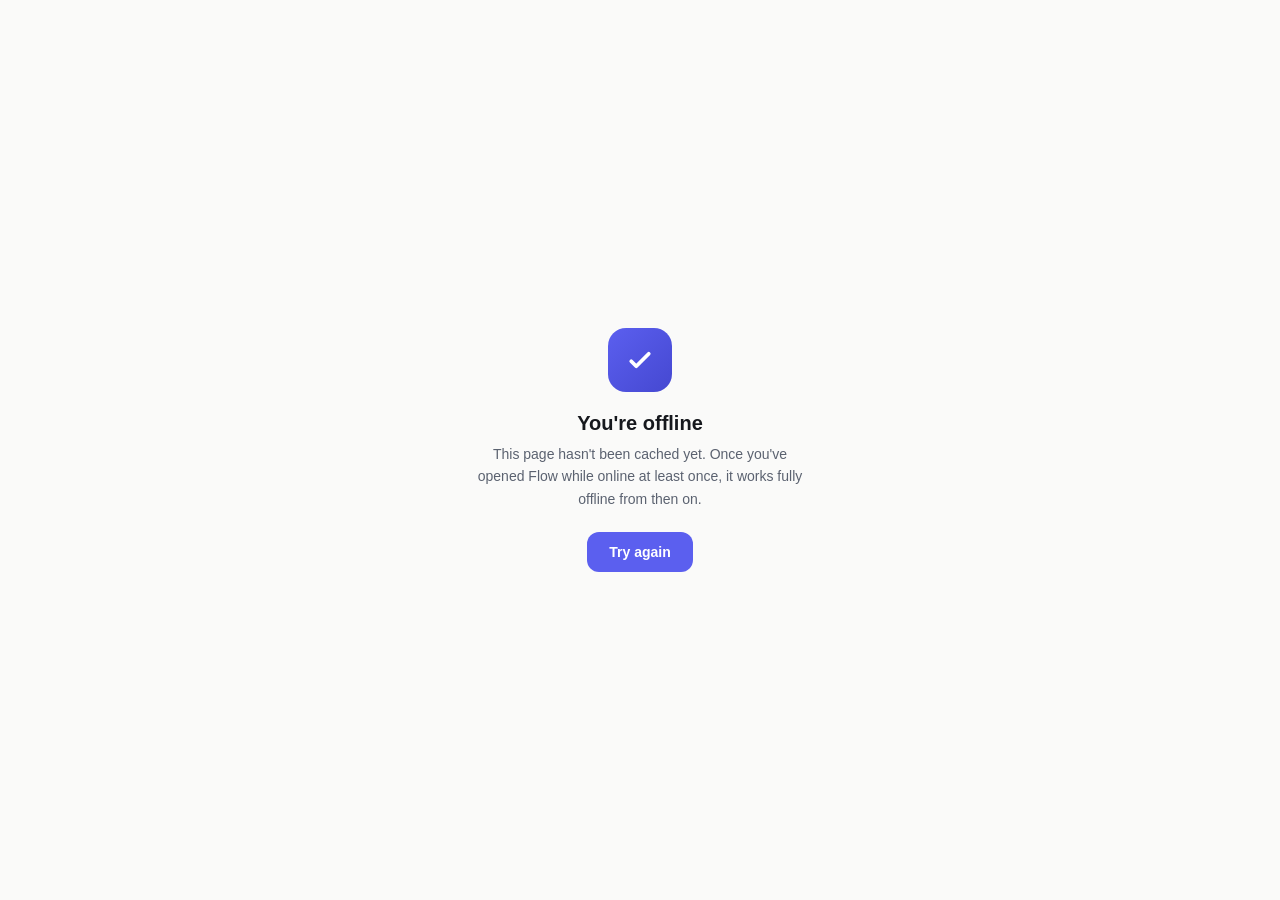
<file: offline.html>
<!DOCTYPE html>
<html lang="en">
<head>
<meta charset="UTF-8">
<meta name="viewport" content="width=device-width, initial-scale=1">
<title>Flow — You're offline</title>
<meta name="robots" content="noindex">
<link rel="icon" href="icons/favicon.svg" type="image/svg+xml">
<style>
  :root { color-scheme: light dark; }
  * { box-sizing: border-box; }
  body {
    margin: 0; min-height: 100dvh; display: flex; align-items: center; justify-content: center;
    font-family: -apple-system, BlinkMacSystemFont, "Segoe UI", Roboto, sans-serif;
    background: #fafaf9; color: #16181d; text-align: center; padding: 24px;
  }
  @media (prefers-color-scheme: dark) { body { background: #14151a; color: #edeef2; } }
  .mark { width: 64px; height: 64px; border-radius: 18px; background: linear-gradient(135deg,#5b5fef,#4548d1); margin: 0 auto 20px; display: flex; align-items: center; justify-content: center; }
  h1 { font-size: 20px; margin: 0 0 8px; }
  p { color: #5b6270; max-width: 340px; margin: 0 auto 22px; font-size: 14px; line-height: 1.6; }
  @media (prefers-color-scheme: dark) { p { color: #9aa0ae; } }
  button { background: #5b5fef; color: #fff; border: none; padding: 12px 22px; border-radius: 12px; font-size: 14px; font-weight: 600; cursor: pointer; }
</style>
</head>
<body>
  <div>
    <div class="mark"><svg width="30" height="30" viewBox="0 0 24 24" fill="none"><path d="M5 13l4 4L19 7" stroke="#fff" stroke-width="3" stroke-linecap="round" stroke-linejoin="round"/></svg></div>
    <h1>You're offline</h1>
    <p>This page hasn't been cached yet. Once you've opened Flow while online at least once, it works fully offline from then on.</p>
    <button onclick="location.href='./'">Try again</button>
  </div>
</body>
</html>
</file>
<file: css/variables.css>
/*
  Design tokens for Flow — the whole visual language lives here.
  Every other stylesheet should reference these custom properties rather
  than hardcoding colors, spacing, or type sizes.
*/

:root {
  /* ---- Type ---- */
  --font-ui: -apple-system, BlinkMacSystemFont, "Segoe UI", Roboto, "Helvetica Neue", Arial, sans-serif;
  --font-mono: ui-monospace, "SF Mono", "Cascadia Code", "Roboto Mono", Consolas, Menlo, monospace;

  --text-xs: 0.75rem;    /* 12px */
  --text-sm: 0.8125rem;  /* 13px */
  --text-base: 0.9375rem;/* 15px */
  --text-md: 1.0625rem;  /* 17px */
  --text-lg: 1.25rem;    /* 20px */
  --text-xl: 1.5rem;     /* 24px */
  --text-2xl: 1.875rem;  /* 30px */
  --text-3xl: 2.5rem;    /* 40px */
  --text-4xl: 3.5rem;    /* 56px */

  --leading-tight: 1.2;
  --leading-normal: 1.5;
  --leading-relaxed: 1.7;

  /* ---- Spacing (4px base) ---- */
  --space-1: 0.25rem;
  --space-2: 0.5rem;
  --space-3: 0.75rem;
  --space-4: 1rem;
  --space-5: 1.25rem;
  --space-6: 1.5rem;
  --space-8: 2rem;
  --space-10: 2.5rem;
  --space-12: 3rem;
  --space-16: 4rem;

  /* ---- Radius ---- */
  --radius-sm: 8px;
  --radius-md: 12px;
  --radius-lg: 16px;
  --radius-xl: 22px;
  --radius-full: 999px;

  /* ---- Motion ---- */
  --ease-out: cubic-bezier(0.16, 1, 0.3, 1);
  --ease-in-out: cubic-bezier(0.65, 0, 0.35, 1);
  --ease-spring: cubic-bezier(0.34, 1.56, 0.64, 1);
  --dur-fast: 120ms;
  --dur-base: 220ms;
  --dur-slow: 420ms;

  /* ---- Elevation ---- */
  --shadow-sm: 0 1px 2px rgba(20, 21, 30, 0.06);
  --shadow-md: 0 4px 16px rgba(20, 21, 30, 0.08), 0 1px 3px rgba(20, 21, 30, 0.06);
  --shadow-lg: 0 16px 40px rgba(20, 21, 30, 0.14), 0 2px 8px rgba(20, 21, 30, 0.08);
  --shadow-glow: 0 0 0 1px var(--accent-a-20, rgba(91, 95, 239, 0.2)), 0 8px 24px var(--accent-a-30, rgba(91, 95, 239, 0.25));

  --glass-blur: blur(20px) saturate(1.6);

  --z-nav: 10;
  --z-overlay: 100;
  --z-modal: 200;
  --z-palette: 300;
  --z-toast: 400;
  --z-confetti: 500;

  /* ---- Priority colors (stable across themes) ---- */
  --priority-low: #6b9bd8;
  --priority-medium: #d4a72c;
  --priority-high: #e0793e;
  --priority-urgent: #e5484d;

  /* ---- Semantic ---- */
  --success: #2fa876;
  --success-tint: #e7f7f0;
  --warning: #d4a72c;
  --warning-tint: #fbf3dc;
  --danger: #e5484d;
  --danger-tint: #fdeced;

  /* ---- Accent presets (fallback flat hexes; color-mix used where supported) ---- */
  --accent-indigo-500: #5b5fef; --accent-indigo-600: #4548d1;
  --accent-blue-500: #3b82f6;   --accent-blue-600: #2563eb;
  --accent-emerald-500: #10b981;--accent-emerald-600: #059669;
  --accent-rose-500: #f43f5e;   --accent-rose-600: #e11d48;
  --accent-amber-500: #e08a1e;  --accent-amber-600: #c2740f;
  --accent-teal-500: #14b8a6;   --accent-teal-600: #0d9488;
  --accent-violet-500: #8b5cf6; --accent-violet-600: #7c3aed;

  /* Active accent — JS swaps these two, everything else derives from them */
  --accent-500: var(--accent-indigo-500);
  --accent-600: var(--accent-indigo-600);
  --accent-tint: #eef0fe;
  @supports (background: color-mix(in srgb, red 10%, blue)) {
    --accent-tint: color-mix(in srgb, var(--accent-500) 10%, var(--color-bg, #fafaf9));
  }
  --accent-a-20: rgba(91, 95, 239, 0.2);
  --accent-a-30: rgba(91, 95, 239, 0.3);
}

/* ---------------- Light theme (default) ---------------- */
:root,
[data-theme="light"] {
  --color-bg: #fafaf9;
  --color-surface: #ffffff;
  --color-surface-hover: #f4f4f6;
  --color-surface-sunken: #f1f1f4;
  --color-border: #e7e7ee;
  --color-border-strong: #d7d8e2;
  --color-text: #16181d;
  --color-text-secondary: #5b6270;
  --color-text-tertiary: #8b90a0;
  --color-on-accent: #ffffff;
  --glass-bg: rgba(255, 255, 255, 0.72);
  --glass-border: rgba(255, 255, 255, 0.5);
  --scrim: rgba(20, 21, 26, 0.4);
  color-scheme: light;
}

/* ---------------- Dark theme ---------------- */
[data-theme="dark"] {
  --color-bg: #14151a;
  --color-surface: #1c1e26;
  --color-surface-hover: #23252f;
  --color-surface-sunken: #101116;
  --color-border: #2c2e39;
  --color-border-strong: #3a3d4b;
  --color-text: #edeef2;
  --color-text-secondary: #9aa0ae;
  --color-text-tertiary: #6b7080;
  --color-on-accent: #ffffff;
  --glass-bg: rgba(28, 30, 38, 0.72);
  --glass-border: rgba(255, 255, 255, 0.08);
  --scrim: rgba(0, 0, 0, 0.55);
  color-scheme: dark;

  --shadow-sm: 0 1px 2px rgba(0, 0, 0, 0.3);
  --shadow-md: 0 4px 16px rgba(0, 0, 0, 0.35), 0 1px 3px rgba(0, 0, 0, 0.3);
  --shadow-lg: 0 16px 40px rgba(0, 0, 0, 0.45), 0 2px 8px rgba(0, 0, 0, 0.3);
}

/* Font-size preference (Settings → text size) applied to root */
[data-fontsize="sm"] { font-size: 14px; }
[data-fontsize="md"] { font-size: 16px; }
[data-fontsize="lg"] { font-size: 18px; }

/* Compact density mode */
[data-density="compact"] {
  --space-3: 0.5rem;
  --space-4: 0.75rem;
  --space-5: 0.875rem;
  --space-6: 1rem;
}
</file>
<file: css/base.css>
/* ---------------- Reset ---------------- */
*, *::before, *::after { box-sizing: border-box; }
* { margin: 0; }
html { -webkit-text-size-adjust: 100%; text-size-adjust: 100%; }
html, body { height: 100%; }
body {
  font-family: var(--font-ui);
  font-size: var(--text-base);
  line-height: var(--leading-normal);
  color: var(--color-text);
  background: var(--color-bg);
  -webkit-font-smoothing: antialiased;
  transition: background-color var(--dur-base) var(--ease-out), color var(--dur-base) var(--ease-out);
}
img, picture, svg, video { display: block; max-width: 100%; }
button, input, select, textarea { font: inherit; color: inherit; }
button { cursor: pointer; background: none; border: none; }
a { color: inherit; text-decoration: none; }
ul, ol { list-style: none; padding: 0; }
h1, h2, h3, h4, h5, h6 { font-weight: 650; line-height: var(--leading-tight); letter-spacing: -0.01em; }
::selection { background: var(--accent-500); color: var(--color-on-accent); }

/* Numbers get the "instrument" treatment everywhere: tabular figures */
.num, .stat-value, .timer-digits, .task-progress-pct, .chip-count {
  font-variant-numeric: tabular-nums;
}

/* ---------------- Scrollbars ---------------- */
* { scrollbar-width: thin; scrollbar-color: var(--color-border-strong) transparent; }
*::-webkit-scrollbar { width: 8px; height: 8px; }
*::-webkit-scrollbar-thumb { background: var(--color-border-strong); border-radius: var(--radius-full); }
*::-webkit-scrollbar-track { background: transparent; }

/* ---------------- Accessibility helpers ---------------- */
.sr-only {
  position: absolute; width: 1px; height: 1px; padding: 0; margin: -1px;
  overflow: hidden; clip: rect(0, 0, 0, 0); white-space: nowrap; border: 0;
}

.skip-link {
  position: fixed; top: -60px; left: var(--space-4);
  background: var(--color-text); color: var(--color-bg);
  padding: var(--space-3) var(--space-5); border-radius: var(--radius-md);
  z-index: var(--z-toast); transition: top var(--dur-base) var(--ease-out);
  font-weight: 600;
}
.skip-link:focus { top: var(--space-4); }

:focus { outline: none; }
:focus-visible {
  outline: 2px solid var(--accent-500);
  outline-offset: 2px;
  border-radius: var(--radius-sm);
}
button:focus-visible, a:focus-visible, [tabindex]:focus-visible {
  outline: 2px solid var(--accent-500);
  outline-offset: 2px;
}

/* High contrast toggle */
[data-contrast="high"] {
  --color-border: var(--color-border-strong);
  --color-text-secondary: var(--color-text);
}
[data-contrast="high"] .card,
[data-contrast="high"] .task-item {
  border-width: 2px;
}

/* Respect reduced motion system-wide; JS also checks this before firing confetti/sound-linked animation */
@media (prefers-reduced-motion: reduce) {
  *, *::before, *::after {
    animation-duration: 0.001ms !important;
    animation-iteration-count: 1 !important;
    transition-duration: 0.001ms !important;
    scroll-behavior: auto !important;
  }
}
[data-motion="reduced"] *, [data-motion="reduced"] *::before, [data-motion="reduced"] *::after {
  animation-duration: 0.001ms !important;
  transition-duration: 0.001ms !important;
}
</file>
<file: css/layout.css>
.app-shell {
  min-height: 100dvh;
  display: flex;
  flex-direction: column;
}

/* ---------------- Header ---------------- */
.app-header {
  position: sticky; top: 0; z-index: var(--z-nav);
  display: flex; align-items: center; gap: var(--space-4);
  padding: var(--space-3) var(--space-5);
  background: var(--glass-bg);
  backdrop-filter: var(--glass-blur);
  -webkit-backdrop-filter: var(--glass-blur);
  will-change: backdrop-filter;
  border-bottom: 1px solid var(--color-border);
}
.app-header__brand { display: flex; align-items: center; gap: var(--space-2); font-weight: 700; font-size: var(--text-md); flex-shrink: 0; }
.app-header__brand-mark { width: 30px; height: 30px; border-radius: var(--radius-sm); }
.app-header__search { flex: 1; max-width: 480px; position: relative; }
.app-header__search input {
  width: 100%; padding: var(--space-2) var(--space-3) var(--space-2) var(--space-8);
  background: var(--color-surface-sunken); border: 1px solid transparent;
  border-radius: var(--radius-md); font-size: var(--text-sm); color: var(--color-text);
  transition: border-color var(--dur-fast) var(--ease-out), background var(--dur-fast);
}
.app-header__search input:focus { border-color: var(--accent-500); background: var(--color-surface); }
.app-header__search svg { position: absolute; left: var(--space-3); top: 50%; transform: translateY(-50%); width: 16px; height: 16px; color: var(--color-text-tertiary); pointer-events: none; }
.app-header__search kbd {
  position: absolute; right: var(--space-2); top: 50%; transform: translateY(-50%);
  font-family: var(--font-mono); font-size: 11px; color: var(--color-text-tertiary);
  border: 1px solid var(--color-border-strong); border-radius: 4px; padding: 1px 5px;
  display: none;
}
@media (min-width: 720px) { .app-header__search kbd { display: inline-block; } }
.app-header__actions { display: flex; align-items: center; gap: var(--space-1); margin-left: auto; }

/* ---------------- Body: sidebar + main ---------------- */
.app-body { flex: 1; display: flex; min-height: 0; }

.app-sidebar {
  width: 248px; flex-shrink: 0;
  border-right: 1px solid var(--color-border);
  display: grid; grid-template-rows: 1fr auto;
  overflow: hidden;
  height: 100%;
}
.sidebar-scroll {
  overflow-y: auto; min-height: 0;
  padding: var(--space-4) var(--space-3) 0;
  display: flex; flex-direction: column; gap: var(--space-5);
}
.sidebar-section__title {
  font-size: var(--text-xs); font-weight: 700; text-transform: uppercase;
  letter-spacing: 0.06em; color: var(--color-text-tertiary);
  padding: 0 var(--space-3); margin-bottom: var(--space-2);
}
.sidebar-nav { display: flex; flex-direction: column; gap: 2px; }
.sidebar-link {
  display: flex; align-items: center; gap: var(--space-3);
  padding: var(--space-2) var(--space-3); border-radius: var(--radius-md);
  font-size: var(--text-sm); font-weight: 500; color: var(--color-text-secondary);
  transition: background var(--dur-fast) var(--ease-out), color var(--dur-fast);
  min-height: 40px;
}
.sidebar-link svg { width: 18px; height: 18px; flex-shrink: 0; }
.sidebar-link:hover { background: var(--color-surface-hover); color: var(--color-text); }
.sidebar-link.is-active { background: var(--accent-tint); color: var(--accent-600); font-weight: 650; }
.sidebar-link .count { margin-left: auto; font-size: var(--text-xs); color: var(--color-text-tertiary); }
.sidebar-link.is-active .count { color: var(--accent-600); }
.sidebar-link .dot { width: 8px; height: 8px; border-radius: 50%; flex-shrink: 0; }

.sidebar-cat-wrap { position: relative; }
.sidebar-cat-wrap:hover .sidebar-cat-actions { opacity: 1; }
.sidebar-cat-actions {
  position: absolute; right: 4px; top: 50%; transform: translateY(-50%);
  display: flex; gap: 2px; opacity: 0; transition: opacity var(--dur-fast);
  background: inherit; padding-left: 4px;
}
.sidebar-cat-action {
  width: 24px; height: 24px; border-radius: 50%; border: none; background: none;
  display: flex; align-items: center; justify-content: center;
  color: var(--color-text-tertiary); cursor: pointer;
  transition: background var(--dur-fast), color var(--dur-fast);
  flex-shrink: 0; padding: 0;
}
.sidebar-cat-action svg { width: 14px; height: 14px; }
.sidebar-cat-action:hover { background: var(--color-surface-hover); color: var(--color-text); }
.sidebar-cat-rename-input {
  flex: 1; min-width: 0; font-size: var(--text-sm); font-weight: 500; font-family: inherit;
  padding: 2px 6px; border: 1px solid var(--accent-500); border-radius: var(--radius-sm);
  background: var(--color-surface); color: var(--color-text); outline: none;
}

.sidebar-sticky {
  flex-shrink: 0;
  position: relative;
  background: var(--color-bg);
  padding: var(--space-3) var(--space-3) var(--space-2);
}
.sidebar-sticky::before {
  content: '';
  position: absolute;
  top: 0; left: var(--space-3); right: var(--space-3);
  height: 1px;
  background: var(--color-border);
}
.sidebar-datetime {
  display: flex; flex-direction: column; align-items: center;
  padding-bottom: var(--space-3);
}
.sidebar-datetime__time {
  font-size: 26px; font-weight: 800; letter-spacing: 0.02em;
  color: var(--color-text); line-height: 1.1; font-variant-numeric: tabular-nums;
}
.sidebar-datetime__date {
  font-size: 11px; color: var(--color-text-tertiary); margin-top: 2px;
  white-space: nowrap; overflow: hidden; text-overflow: ellipsis; max-width: 100%;
}
.sidebar-storage { padding: var(--space-2) var(--space-3); border-radius: var(--radius-md); background: var(--color-surface-sunken); font-size: var(--text-xs); color: var(--color-text-tertiary); }
.sidebar-storage__bar { height: 4px; border-radius: var(--radius-full); background: var(--color-border); margin-top: var(--space-2); overflow: hidden; }
.sidebar-storage__bar span { display: block; height: 100%; background: var(--accent-500); border-radius: inherit; transition: width var(--dur-slow) var(--ease-out); }

.app-main { flex: 1; min-width: 0; overflow-y: auto; padding: var(--space-6) var(--space-6) var(--space-16); }
.view { max-width: 880px; margin: 0 auto; }
.view[hidden] { display: none; }

.view-header { display: flex; align-items: baseline; justify-content: space-between; gap: var(--space-4); margin-bottom: var(--space-5); flex-wrap: wrap; }
.view-header h1 { font-size: var(--text-2xl); }
.view-header p { color: var(--color-text-secondary); font-size: var(--text-sm); margin-top: 2px; }

/* ---------------- Mobile tab bar ---------------- */
.mobile-tabbar {
  display: none; position: sticky; bottom: 0; z-index: var(--z-nav);
  background: var(--glass-bg); backdrop-filter: var(--glass-blur); -webkit-backdrop-filter: var(--glass-blur);
  border-top: 1px solid var(--color-border);
  padding: var(--space-1) var(--space-2);
  padding-bottom: max(var(--space-1), env(safe-area-inset-bottom));
}
.mobile-tabbar__list { display: flex; justify-content: space-around; }
.mobile-tabbar__btn {
  display: flex; flex-direction: column; align-items: center; gap: 2px;
  padding: var(--space-2) var(--space-3); border-radius: var(--radius-md);
  color: var(--color-text-tertiary); font-size: 10px; font-weight: 600; min-width: 56px;
  min-height: 48px; justify-content: center;
}
.mobile-tabbar__btn svg { width: 22px; height: 22px; }
.mobile-tabbar__btn.is-active { color: var(--accent-600); }

/* ---------------- Responsive breakpoints ---------------- */
@media (max-width: 980px) {
  .app-sidebar { position: fixed; inset: 0 auto 0 0; height: auto; z-index: var(--z-overlay); transform: translateX(-100%);
    background: var(--color-bg); width: 280px; box-shadow: var(--shadow-lg); transition: transform var(--dur-base) var(--ease-out); }
  .app-sidebar.is-open { transform: translateX(0); }
  .sidebar-scrim { display: none; position: fixed; inset: 0; background: var(--scrim); z-index: 9; }
  .sidebar-scrim.is-open { display: block; }
  .app-header__brand-name { display: none; }
}
@media (min-width: 981px) {
  .sidebar-toggle-btn { display: none; }
}
@media (max-width: 720px) {
  .app-main { padding: var(--space-4) var(--space-3) calc(var(--space-16) + 56px); }
  .mobile-tabbar { display: block; }
  .app-header__search { max-width: none; }
  .view-header h1 { font-size: var(--text-xl); }
}
@media (max-width: 480px) {
  .app-header { padding: var(--space-2) var(--space-3); gap: var(--space-2); }
  .app-header__actions .btn-icon:not(.btn-icon--primary) { display: none; }
}

/* ---------------- Floating add button ---------------- */
button.fab {
  position: fixed; right: var(--space-6); bottom: var(--space-6);
  width: 58px; height: 58px; border-radius: 50%; box-shadow: var(--shadow-lg);
  z-index: var(--z-nav); font-size: 28px; line-height: 1; padding: 0;
}
@media (max-width: 720px) {
  button.fab { bottom: calc(56px + env(safe-area-inset-bottom) + var(--space-4)); right: var(--space-4); width: 52px; height: 52px; font-size: 24px; }
}
</file>
<file: css/components.css>
/* ---------------- Buttons ---------------- */
.btn {
  display: inline-flex; align-items: center; justify-content: center; gap: var(--space-2);
  padding: var(--space-2) var(--space-4); border-radius: var(--radius-md);
  font-size: var(--text-sm); font-weight: 600; min-height: 40px;
  transition: transform var(--dur-fast) var(--ease-spring), background var(--dur-fast), box-shadow var(--dur-fast), border-color var(--dur-fast);
  white-space: nowrap; position: relative; overflow: hidden;
}
.btn:active { transform: scale(0.96); }
.btn-primary { background: var(--accent-500); color: var(--color-on-accent); box-shadow: var(--shadow-sm); }
.btn-primary:hover { background: var(--accent-600); box-shadow: var(--shadow-md); }
.btn-secondary { background: var(--color-surface); color: var(--color-text); border: 1px solid var(--color-border-strong); }
.btn-secondary:hover { background: var(--color-surface-hover); }
.btn-ghost { background: transparent; color: var(--color-text-secondary); }
.btn-ghost:hover { background: var(--color-surface-hover); color: var(--color-text); }
.btn-danger { background: var(--danger); color: #fff; }
.btn-danger:hover { filter: brightness(1.08); }
.btn-sm { min-height: 32px; padding: var(--space-1) var(--space-3); font-size: var(--text-xs); }
.btn-full { width: 100%; }
.btn:disabled { opacity: 0.5; cursor: not-allowed; transform: none; }

.btn-icon {
  display: inline-flex; align-items: center; justify-content: center;
  width: 40px; height: 40px; border-radius: var(--radius-full); color: var(--color-text-secondary);
  transition: background var(--dur-fast), color var(--dur-fast), transform var(--dur-fast) var(--ease-spring);
  flex-shrink: 0; position: relative;
}
.btn-icon:hover { background: var(--color-surface-hover); color: var(--color-text); }
.btn-icon:active { transform: scale(0.9); }
.btn-icon svg { width: 19px; height: 19px; }
.btn-icon .badge-dot { position: absolute; top: 8px; right: 8px; width: 8px; height: 8px; border-radius: 50%; background: var(--danger); border: 2px solid var(--color-bg); }

/* Ripple effect (JS adds .ripple span on click) */
.ripple { position: absolute; border-radius: 50%; transform: scale(0); background: currentColor; opacity: 0.3; animation: ripple-anim 550ms var(--ease-out); pointer-events: none; }
@keyframes ripple-anim { to { transform: scale(3); opacity: 0; } }

/* ---------------- Inputs ---------------- */
.field { display: flex; flex-direction: column; gap: 6px; }
.field label { font-size: var(--text-xs); font-weight: 600; color: var(--color-text-secondary); }
.input, .select, .textarea {
  width: 100%; padding: var(--space-3); border-radius: var(--radius-md);
  background: var(--color-surface-sunken); border: 1px solid transparent;
  font-size: var(--text-sm); color: var(--color-text); min-height: 44px;
  transition: border-color var(--dur-fast), background var(--dur-fast);
}
.textarea { min-height: 88px; resize: vertical; line-height: var(--leading-normal); }
.input:focus, .select:focus, .textarea:focus { border-color: var(--accent-500); background: var(--color-surface); }
.input::placeholder, .textarea::placeholder { color: var(--color-text-tertiary); }
.field-row { display: grid; grid-template-columns: 1fr 1fr; gap: var(--space-3); }
@media (max-width: 480px) { .field-row { grid-template-columns: 1fr; } }

.checkbox-row { display: flex; align-items: center; gap: var(--space-2); font-size: var(--text-sm); }
.switch { position: relative; width: 42px; height: 24px; flex-shrink: 0; }
.switch input { position: absolute; opacity: 0; width: 100%; height: 100%; cursor: pointer; margin: 0; }
.switch .track { position: absolute; inset: 0; background: var(--color-border-strong); border-radius: var(--radius-full); transition: background var(--dur-base); }
.switch .thumb { position: absolute; top: 3px; left: 3px; width: 18px; height: 18px; background: #fff; border-radius: 50%; box-shadow: var(--shadow-sm); transition: transform var(--dur-base) var(--ease-spring); }
.switch input:checked + .track { background: var(--accent-500); }
.switch input:checked ~ .thumb { transform: translateX(18px); }
.switch input:focus-visible ~ .track { outline: 2px solid var(--accent-500); outline-offset: 2px; }

/* ---------------- Cards / surfaces ---------------- */
.card { background: var(--color-surface); border: 1px solid var(--color-border); border-radius: var(--radius-lg); padding: var(--space-5); }
.card-elevated { box-shadow: var(--shadow-md); }

/* ---------------- Quick add ---------------- */
.quick-add {
  display: flex; align-items: center; gap: var(--space-2);
  background: var(--color-surface); border: 1.5px solid var(--color-border);
  border-radius: var(--radius-lg); padding: var(--space-2) var(--space-2) var(--space-2) var(--space-4);
  box-shadow: var(--shadow-sm); margin-bottom: var(--space-3);
  transition: border-color var(--dur-fast), box-shadow var(--dur-fast);
}
.quick-add:focus-within { border-color: var(--accent-500); box-shadow: var(--shadow-glow); }
.quick-add svg.quick-add__icon { width: 20px; height: 20px; color: var(--accent-500); flex-shrink: 0; }
.quick-add input { flex: 1; background: none; border: none; font-size: var(--text-md); min-height: 44px; color: var(--color-text); }
.quick-add input::placeholder { color: var(--color-text-tertiary); }
.quick-add-hint { font-size: var(--text-xs); color: var(--color-text-tertiary); padding: 0 var(--space-4) var(--space-2); margin-top: -6px; }
.quick-add-hint strong { color: var(--color-text-secondary); font-family: var(--font-mono); font-weight: 500; }

/* ---------------- Toolbar / filter chips ---------------- */
.toolbar { display: flex; flex-wrap: wrap; align-items: center; gap: var(--space-2); margin-bottom: var(--space-4); }
.chip {
  display: inline-flex; align-items: center; gap: var(--space-1);
  padding: 6px 12px; border-radius: var(--radius-full); font-size: var(--text-xs); font-weight: 600;
  background: var(--color-surface-sunken); color: var(--color-text-secondary); border: 1px solid transparent;
  transition: background var(--dur-fast), color var(--dur-fast), border-color var(--dur-fast);
}
.chip:hover { background: var(--color-surface-hover); }
.chip.is-active { background: var(--accent-tint); color: var(--accent-600); border-color: var(--accent-500); }
.chip .chip-count { opacity: 0.7; }
.chip-remove { display: inline-flex; margin-left: 2px; }
.select-native { padding: 6px 28px 6px 12px; border-radius: var(--radius-full); background: var(--color-surface-sunken); border: none; font-size: var(--text-xs); font-weight: 600; color: var(--color-text-secondary); }
.toolbar-spacer { flex: 1; }

/* ---------------- Task list ---------------- */
.task-group { margin-bottom: var(--space-6); }
.task-group__title { display: flex; align-items: center; gap: var(--space-2); font-size: var(--text-sm); font-weight: 700; color: var(--color-text-secondary); margin-bottom: var(--space-2); padding: 0 var(--space-1); cursor: pointer; user-select: none; }
.task-group__title:hover { color: var(--color-text); }
.task-group__title .count { font-weight: 500; color: var(--color-text-tertiary); }
.task-group.is-collapsed .task-list { display: none; }
.task-group.is-collapsed .task-group__title { margin-bottom: 0; }
.task-list { display: flex; flex-direction: column; gap: var(--space-2); }

.task-item {
  display: flex; align-items: flex-start; gap: var(--space-3);
  background: var(--color-surface); border: 1px solid var(--color-border);
  border-radius: var(--radius-md); padding: var(--space-3) var(--space-3);
  transition: border-color var(--dur-fast), box-shadow var(--dur-fast), transform var(--dur-fast), opacity var(--dur-base);
  animation: task-in var(--dur-base) var(--ease-out);
}
.task-item:hover { border-color: var(--color-border-strong); box-shadow: var(--shadow-sm); }
.task-item.is-dragging { opacity: 0.4; }
.task-item.is-drop-target { border-color: var(--accent-500); box-shadow: 0 0 0 2px var(--accent-tint); }
.task-item.is-completing { animation: task-complete-pulse 420ms var(--ease-out); }
.task-item[data-priority="urgent"] { border-left: 3px solid var(--priority-urgent); }
.task-item[data-priority="high"] { border-left: 3px solid var(--priority-high); }
.task-item[data-priority="medium"] { border-left: 3px solid var(--priority-medium); }
.task-item[data-priority="low"] { border-left: 3px solid var(--priority-low); }

.task-item__drag-handle { color: var(--color-text-tertiary); cursor: grab; width: 16px; height: 40px; display: none; align-items: center; justify-content: center; flex-shrink: 0; touch-action: none; }
@media (min-width: 721px) { .task-item__drag-handle { display: flex; opacity: 0.3; transition: opacity var(--dur-fast); } }
.task-item:hover .task-item__drag-handle { opacity: 1; }
.task-item__drag-handle:active { cursor: grabbing; }

.task-checkbox {
  width: 24px; height: 24px; border-radius: 50%; border: 2px solid var(--color-border-strong);
  flex-shrink: 0; margin-top: 2px; display: flex; align-items: center; justify-content: center;
  transition: background var(--dur-fast) var(--ease-spring), border-color var(--dur-fast), transform var(--dur-fast) var(--ease-spring);
}
.task-checkbox svg { width: 13px; height: 13px; color: #fff; opacity: 0; transform: scale(0.5); transition: opacity var(--dur-fast), transform var(--dur-fast) var(--ease-spring); }
.task-checkbox:hover { border-color: var(--accent-500); transform: scale(1.08); }
.task-item.is-complete .task-checkbox { background: var(--success); border-color: var(--success); }
.task-item.is-complete .task-checkbox svg { opacity: 1; transform: scale(1); }

.task-item__body { flex: 1; min-width: 0; }
.task-item__top { display: flex; align-items: flex-start; gap: var(--space-2); }
.task-item__title { font-size: var(--text-base); font-weight: 600; word-break: break-word; }
.task-item.is-complete .task-item__title { text-decoration: line-through; color: var(--color-text-tertiary); }
.task-item__desc { font-size: var(--text-sm); color: var(--color-text-secondary); margin-top: 2px; overflow: hidden; text-overflow: ellipsis; display: -webkit-box; -webkit-line-clamp: 2; -webkit-box-orient: vertical; }
.task-item__meta { display: flex; flex-wrap: wrap; gap: var(--space-2); margin-top: var(--space-2); }
.meta-tag { display: inline-flex; align-items: center; gap: 4px; font-size: 11px; font-weight: 600; padding: 3px 8px; border-radius: var(--radius-full); background: var(--color-surface-sunken); color: var(--color-text-secondary); }
.meta-tag svg { width: 11px; height: 11px; }
.meta-tag--due { }
.meta-tag--due.is-overdue { background: var(--danger-tint); color: var(--danger); }
.meta-tag--due.is-today { background: var(--accent-tint); color: var(--accent-600); }
.meta-tag--category { background: color-mix(in srgb, var(--tag-color, var(--accent-500)) 16%, var(--color-surface)); color: var(--tag-color, var(--accent-600)); }

.task-item__progress { margin-top: var(--space-2); height: 5px; border-radius: var(--radius-full); background: var(--color-surface-sunken); overflow: hidden; }
.task-item__progress span { display: block; height: 100%; background: var(--accent-500); border-radius: inherit; transition: width var(--dur-slow) var(--ease-out); }

.task-item__subtask-summary { display: flex; align-items: center; gap: 4px; font-size: 11px; color: var(--color-text-tertiary); margin-top: var(--space-1); }
.task-item__subtask-summary svg { width: 12px; height: 12px; }

.task-item__actions { display: flex; align-items: center; gap: 2px; opacity: 0; transition: opacity var(--dur-fast); flex-shrink: 0; }
.task-item:hover .task-item__actions, .task-item:focus-within .task-item__actions { opacity: 1; }
@media (max-width: 720px) { .task-item__actions { opacity: 1; } }
.task-item__actions .btn-icon { width: 32px; height: 32px; }
.task-item__actions .btn-icon svg { width: 16px; height: 16px; }
.task-item .star-btn.is-favorite { color: var(--warning); }
.task-item .pin-btn.is-pinned { color: var(--accent-600); }

.task-select-check { width: 20px; height: 20px; margin-top: 3px; accent-color: var(--accent-500); flex-shrink: 0; }

/* Subtasks (rendered inside task modal + inline expand) */
.subtask-list { display: flex; flex-direction: column; gap: 6px; margin-top: var(--space-2); }
.subtask-row { display: flex; align-items: center; gap: var(--space-2); }
.subtask-row input[type="checkbox"] { width: 18px; height: 18px; accent-color: var(--accent-500); flex-shrink: 0; }
.subtask-row input[type="text"] { flex: 1; background: none; border: none; border-bottom: 1px solid transparent; font-size: var(--text-sm); padding: 4px 2px; }
.subtask-row input[type="text"]:focus { border-bottom-color: var(--accent-500); }
.subtask-row.is-done input[type="text"] { text-decoration: line-through; color: var(--color-text-tertiary); }

/* ---------------- Bulk action bar ---------------- */
.bulk-bar {
  position: sticky; top: 0; z-index: var(--z-nav);
  display: flex; align-items: center; gap: var(--space-3);
  background: var(--color-text); color: var(--color-bg);
  border-radius: var(--radius-md); padding: var(--space-2) var(--space-4); margin-bottom: var(--space-3);
  animation: slide-down var(--dur-base) var(--ease-out);
}
.bulk-bar[hidden] { display: none; }
.bulk-bar .btn-ghost { color: var(--color-bg); }
.bulk-bar .btn-ghost:hover { background: rgba(255,255,255,0.12); }

/* ---------------- Empty states ---------------- */
.empty-state { text-align: center; padding: var(--space-16) var(--space-6); color: var(--color-text-secondary); }
.empty-state svg { width: 88px; height: 88px; margin: 0 auto var(--space-4); color: var(--color-text-tertiary); animation: float 3.5s var(--ease-in-out) infinite; }
.empty-state h3 { font-size: var(--text-lg); color: var(--color-text); margin-bottom: var(--space-1); }
.empty-state p { font-size: var(--text-sm); max-width: 320px; margin: 0 auto var(--space-4); }

/* ---------------- Badges / avatars ---------------- */
.badge { display: inline-flex; align-items: center; gap: 4px; font-size: 11px; font-weight: 700; padding: 2px 8px; border-radius: var(--radius-full); }
.badge-success { background: var(--success-tint); color: var(--success); }
.badge-warning { background: var(--warning-tint); color: var(--warning); }
.badge-danger { background: var(--danger-tint); color: var(--danger); }

/* ---------------- Modal ---------------- */
.modal-overlay {
  position: fixed; inset: 0; background: var(--scrim); z-index: var(--z-modal);
  display: flex; align-items: flex-end; justify-content: center;
  opacity: 0; pointer-events: none; transition: opacity var(--dur-base) var(--ease-out);
  padding: 0;
}
@media (min-width: 640px) { .modal-overlay { align-items: center; padding: var(--space-6); } }
.modal-overlay.is-open { opacity: 1; pointer-events: auto; }
.modal {
  background: var(--glass-bg); backdrop-filter: var(--glass-blur); -webkit-backdrop-filter: var(--glass-blur);
  border: 1px solid var(--glass-border);
  width: 100%; max-width: 560px; max-height: 92dvh; overflow-y: auto;
  border-radius: var(--radius-xl) var(--radius-xl) 0 0;
  box-shadow: var(--shadow-lg);
  transform: translateY(24px); transition: transform var(--dur-base) var(--ease-out);
}
@media (min-width: 640px) { .modal { border-radius: var(--radius-xl); transform: scale(0.96) translateY(0); } }
.modal-overlay.is-open .modal { transform: none; }
.modal--sm { max-width: 420px; }
.modal--lg { max-width: 760px; }
.modal__handle { width: 36px; height: 4px; border-radius: var(--radius-full); background: var(--color-border-strong); margin: var(--space-2) auto 0; }
@media (min-width: 640px) { .modal__handle { display: none; } }
.modal__header { display: flex; align-items: center; justify-content: space-between; padding: var(--space-5) var(--space-5) var(--space-3); border-bottom: 1px solid var(--color-border); position: sticky; top: 0; background: inherit; backdrop-filter: inherit; z-index: 1; }
.modal__header h2 { font-size: var(--text-lg); }
.modal__body { padding: var(--space-5); display: flex; flex-direction: column; gap: var(--space-4); }
.modal__footer { display: flex; align-items: center; justify-content: flex-end; gap: var(--space-2); padding: var(--space-4) var(--space-5); border-top: 1px solid var(--color-border); position: sticky; bottom: 0; background: inherit; }
.modal__footer-left { margin-right: auto; }

/* Tabs (used in Help/Settings modals) */
.tabs { display: flex; gap: 2px; background: var(--color-surface-sunken); border-radius: var(--radius-md); padding: 3px; }
.tab-btn { flex: 1; padding: var(--space-2); border-radius: calc(var(--radius-md) - 3px); font-size: var(--text-xs); font-weight: 600; color: var(--color-text-secondary); text-align: center; }
.tab-btn.is-active { background: var(--color-surface); color: var(--color-text); box-shadow: var(--shadow-sm); }
.tab-panel[hidden] { display: none; }

/* ---------------- Command palette ---------------- */
.palette-overlay { position: fixed; inset: 0; background: var(--scrim); z-index: var(--z-palette); display: flex; align-items: flex-start; justify-content: center; padding-top: 12vh; opacity: 0; pointer-events: none; transition: opacity var(--dur-fast) var(--ease-out); }
.palette-overlay.is-open { opacity: 1; pointer-events: auto; }
.palette {
  width: 100%; max-width: 560px; margin: 0 var(--space-4);
  background: var(--glass-bg); backdrop-filter: var(--glass-blur); -webkit-backdrop-filter: var(--glass-blur);
  border: 1px solid var(--glass-border); border-radius: var(--radius-lg); box-shadow: var(--shadow-lg);
  overflow: hidden; transform: translateY(-8px) scale(0.98); transition: transform var(--dur-fast) var(--ease-out);
}
.palette-overlay.is-open .palette { transform: none; }
.palette__input-row { display: flex; align-items: center; gap: var(--space-3); padding: var(--space-4); border-bottom: 1px solid var(--color-border); }
.palette__input-row svg { width: 18px; height: 18px; color: var(--color-text-tertiary); flex-shrink: 0; }
.palette__input-row input { flex: 1; background: none; border: none; font-size: var(--text-md); }
.palette-list { max-height: 50vh; overflow-y: auto; padding: var(--space-2); }
.palette-item { display: flex; align-items: center; gap: var(--space-3); padding: var(--space-3); border-radius: var(--radius-md); font-size: var(--text-sm); }
.palette-item svg { width: 17px; height: 17px; color: var(--color-text-tertiary); flex-shrink: 0; }
.palette-item .hint { margin-left: auto; font-size: 11px; color: var(--color-text-tertiary); font-family: var(--font-mono); }
.palette-item.is-active { background: var(--accent-tint); color: var(--accent-600); }
.palette-item.is-active svg { color: var(--accent-600); }
.palette-empty { padding: var(--space-8); text-align: center; color: var(--color-text-tertiary); font-size: var(--text-sm); }

/* ---------------- Toasts ---------------- */
.toast-container { position: fixed; bottom: var(--space-5); left: 50%; transform: translateX(-50%); z-index: var(--z-toast); display: flex; flex-direction: column-reverse; gap: var(--space-2); width: min(92vw, 420px); align-items: center; }
@media (max-width: 720px) { .toast-container { bottom: calc(56px + env(safe-area-inset-bottom) + var(--space-3)); } }
.toast {
  display: flex; align-items: center; gap: var(--space-3); width: 100%;
  background: var(--color-text); color: var(--color-bg);
  padding: var(--space-3) var(--space-4); border-radius: var(--radius-md); box-shadow: var(--shadow-lg);
  font-size: var(--text-sm); animation: toast-in var(--dur-base) var(--ease-spring);
}
.toast.is-leaving { animation: toast-out var(--dur-fast) var(--ease-in-out) forwards; }
.toast__icon { flex-shrink: 0; width: 20px; height: 20px; }
.toast__icon svg { width: 100%; height: 100%; }
.toast--success .toast__icon { color: var(--success); }
.toast--danger .toast__icon { color: #ff8a8a; }
.toast__msg { flex: 1; }
.toast__action { font-weight: 700; color: var(--accent-500); flex-shrink: 0; }
.toast__close { flex-shrink: 0; color: rgba(255,255,255,0.5); }

/* ---------------- Stat / dashboard cards, calendar, pomodoro pull in their own files ---------------- */

/* ---------------- Attachments ---------------- */
.attachment-grid { display: grid; grid-template-columns: repeat(auto-fill, minmax(88px, 1fr)); gap: var(--space-2); }
.attachment-thumb { position: relative; aspect-ratio: 1; border-radius: var(--radius-md); overflow: hidden; background: var(--color-surface-sunken); border: 1px solid var(--color-border); }
.attachment-thumb img { width: 100%; height: 100%; object-fit: cover; }
.attachment-thumb .file-icon { display: flex; align-items: center; justify-content: center; width: 100%; height: 100%; flex-direction: column; gap: 4px; font-size: 9px; color: var(--color-text-tertiary); padding: var(--space-2); text-align: center; word-break: break-all; }
.attachment-thumb .file-icon svg { width: 26px; height: 26px; }
.attachment-thumb__remove { position: absolute; top: 4px; right: 4px; width: 22px; height: 22px; border-radius: 50%; background: rgba(0,0,0,0.55); color: #fff; display: flex; align-items: center; justify-content: center; }
.attachment-thumb__remove svg { width: 12px; height: 12px; }
.attachment-add { display: flex; flex-direction: column; align-items: center; justify-content: center; gap: 4px; aspect-ratio: 1; border-radius: var(--radius-md); border: 2px dashed var(--color-border-strong); color: var(--color-text-tertiary); font-size: 10px; font-weight: 600; transition: border-color var(--dur-fast), color var(--dur-fast); }
.attachment-add:hover, .attachment-add.is-dragover { border-color: var(--accent-500); color: var(--accent-500); }
.attachment-add svg { width: 22px; height: 22px; }

/* ---------------- Color / accent swatches ---------------- */
.swatch-row { display: flex; flex-wrap: wrap; gap: var(--space-2); }
.swatch { width: 32px; height: 32px; border-radius: 50%; border: 2px solid transparent; position: relative; flex-shrink: 0; }
.swatch.is-selected { border-color: var(--color-text); }
.swatch.is-selected::after { content: ""; position: absolute; inset: -5px; border: 2px solid var(--color-text); border-radius: 50%; }

/* ---------------- Priority pills (selectable) ---------------- */
.priority-picker { display: flex; gap: var(--space-2); }
.priority-pill { flex: 1; padding: var(--space-2); border-radius: var(--radius-md); border: 1.5px solid var(--color-border); text-align: center; font-size: var(--text-xs); font-weight: 700; }
.priority-pill[data-p="low"] { color: var(--priority-low); }
.priority-pill[data-p="medium"] { color: var(--priority-medium); }
.priority-pill[data-p="high"] { color: var(--priority-high); }
.priority-pill[data-p="urgent"] { color: var(--priority-urgent); }
.priority-pill.is-selected { border-color: transparent; color: #fff; }
.priority-pill.is-selected[data-p="low"] { background: var(--priority-low); }
.priority-pill.is-selected[data-p="medium"] { background: var(--priority-medium); }
.priority-pill.is-selected[data-p="high"] { background: var(--priority-high); }
.priority-pill.is-selected[data-p="urgent"] { background: var(--priority-urgent); }

/* Utility */
.flex-row { display: flex; align-items: center; gap: var(--space-2); }
.text-secondary { color: var(--color-text-secondary); }
.text-tertiary { color: var(--color-text-tertiary); }
.mt-2 { margin-top: var(--space-2); }
.divider { height: 1px; background: var(--color-border); border: none; }
</file>
<file: css/animations.css>
@keyframes fade-in { from { opacity: 0; } to { opacity: 1; } }
@keyframes fade-out { from { opacity: 1; } to { opacity: 0; } }

@keyframes slide-down { from { opacity: 0; transform: translateY(-8px); } to { opacity: 1; transform: none; } }
@keyframes slide-up { from { opacity: 0; transform: translateY(8px); } to { opacity: 1; transform: none; } }

@keyframes task-in { from { opacity: 0; transform: translateY(6px) scale(0.99); } to { opacity: 1; transform: none; } }

@keyframes task-complete-pulse {
  0% { transform: scale(1); }
  35% { transform: scale(1.015); background: var(--success-tint); }
  100% { transform: scale(1); }
}

@keyframes task-remove {
  to { opacity: 0; transform: translateX(24px) scale(0.97); max-height: 0; margin: 0; padding-top: 0; padding-bottom: 0; }
}
.task-item.is-removing { animation: task-remove var(--dur-base) var(--ease-in-out) forwards; overflow: hidden; }

@keyframes toast-in { from { opacity: 0; transform: translateY(16px) scale(0.95); } to { opacity: 1; transform: none; } }
@keyframes toast-out { to { opacity: 0; transform: translateY(8px) scale(0.96); } }

@keyframes float { 0%, 100% { transform: translateY(0); } 50% { transform: translateY(-10px); } }

@keyframes pop-in { 0% { transform: scale(0.4); opacity: 0; } 70% { transform: scale(1.06); } 100% { transform: scale(1); opacity: 1; } }
.pop-in { animation: pop-in var(--dur-slow) var(--ease-spring); }

@keyframes spin { to { transform: rotate(360deg); } }
.spin { animation: spin 900ms linear infinite; }

@keyframes pulse-ring {
  0% { box-shadow: 0 0 0 0 var(--accent-a-30); }
  100% { box-shadow: 0 0 0 12px rgba(0,0,0,0); }
}
.pulse-ring { animation: pulse-ring 1.6s var(--ease-out) infinite; }

@keyframes shake {
  10%, 90% { transform: translateX(-1px); }
  20%, 80% { transform: translateX(2px); }
  30%, 50%, 70% { transform: translateX(-4px); }
  40%, 60% { transform: translateX(4px); }
}
.shake { animation: shake 420ms; }

/* Confetti */
.confetti-layer { position: fixed; inset: 0; pointer-events: none; z-index: var(--z-confetti); overflow: hidden; }
.confetti-piece {
  position: absolute; top: -10px; width: 8px; height: 14px; opacity: 0.95;
  animation-name: confetti-fall; animation-timing-function: cubic-bezier(0.35, 0.4, 0.65, 1); animation-fill-mode: forwards;
}
@keyframes confetti-fall {
  0% { transform: translateY(0) translateX(0) rotate(0deg); opacity: 1; }
  100% { transform: translateY(105vh) translateX(var(--drift, 40px)) rotate(var(--spin, 480deg)); opacity: 0.9; }
}

/* Achievement unlock celebration */
@keyframes badge-pop {
  0% { transform: scale(0) rotate(-15deg); opacity: 0; }
  60% { transform: scale(1.15) rotate(4deg); opacity: 1; }
  100% { transform: scale(1) rotate(0); }
}
.badge-pop { animation: badge-pop 560ms var(--ease-spring); }

/* Page/view transitions */
.view { animation: view-in var(--dur-base) var(--ease-out); }
@keyframes view-in { from { opacity: 0; transform: translateY(6px); } to { opacity: 1; transform: none; } }

/* Success checkmark draw (used in modals / notifications-granted state) */
.check-draw path { stroke-dasharray: 24; stroke-dashoffset: 24; animation: draw 420ms var(--ease-out) forwards; }
@keyframes draw { to { stroke-dashoffset: 0; } }

@media (prefers-reduced-motion: reduce) {
  .confetti-piece, .pulse-ring, .empty-state svg { animation: none !important; }
}
</file>
<file: css/calendar.css>
.cal-toolbar { display: flex; align-items: center; gap: var(--space-3); margin-bottom: var(--space-4); flex-wrap: wrap; }
.cal-toolbar__title { font-size: var(--text-lg); font-weight: 700; min-width: 180px; }
.cal-nav { display: flex; gap: 2px; }
.cal-toolbar .tabs { max-width: 260px; }

.cal-grid { display: grid; grid-template-columns: repeat(7, 1fr); border: 1px solid var(--color-border); border-radius: var(--radius-lg); overflow: hidden; background: var(--color-border); gap: 1px; }
.cal-weekday { background: var(--color-surface-sunken); text-align: center; padding: var(--space-2); font-size: 11px; font-weight: 700; color: var(--color-text-tertiary); text-transform: uppercase; letter-spacing: 0.04em; }
.cal-day {
  background: var(--color-surface); min-height: 108px; padding: var(--space-2);
  display: flex; flex-direction: column; gap: 4px; transition: background var(--dur-fast);
}
.cal-day:hover { background: var(--color-surface-hover); cursor: pointer; }
.cal-day.is-outside { background: var(--color-surface-sunken); opacity: 0.55; }
.cal-day.is-today .cal-day__num { background: var(--accent-500); color: #fff; }
.cal-day.is-drop-target { outline: 2px solid var(--accent-500); outline-offset: -2px; background: var(--accent-tint); }
.cal-day__num { width: 22px; height: 22px; border-radius: 50%; display: flex; align-items: center; justify-content: center; font-size: 12px; font-weight: 700; font-family: var(--font-mono); }
.cal-day__chip { font-size: 10px; font-weight: 600; padding: 2px 6px; border-radius: 5px; background: var(--accent-tint); color: var(--accent-600); white-space: nowrap; overflow: hidden; text-overflow: ellipsis; cursor: grab; border-left: 2px solid var(--tag-color, var(--accent-500)); }
.cal-day__chip.is-complete { text-decoration: line-through; opacity: 0.6; }
.cal-day__more { font-size: 10px; color: var(--color-text-tertiary); font-weight: 600; padding-left: 2px; }

@media (max-width: 720px) {
  .cal-day { min-height: 68px; padding: 4px; }
  .cal-day__chip { display: none; }
  .cal-day.has-tasks::after { content: ""; width: 5px; height: 5px; border-radius: 50%; background: var(--accent-500); margin-top: auto; }
}

/* Week view */
.cal-week-grid { display: grid; grid-template-columns: 56px repeat(7, 1fr); border: 1px solid var(--color-border); border-radius: var(--radius-lg); overflow: hidden; }
.cal-week-head { display: contents; }
.cal-week-head > div { background: var(--color-surface-sunken); padding: var(--space-2); text-align: center; font-size: 11px; font-weight: 700; border-bottom: 1px solid var(--color-border); position: sticky; top: 0; }
.cal-week-body { grid-column: 1 / -1; display: grid; grid-template-columns: 56px repeat(7, 1fr); max-height: 60vh; overflow-y: auto; }
.cal-hour-label { font-size: 10px; color: var(--color-text-tertiary); text-align: right; padding-right: 6px; padding-top: 2px; border-top: 1px solid var(--color-border); font-family: var(--font-mono); }
.cal-week-cell { border-top: 1px solid var(--color-border); border-left: 1px solid var(--color-border); min-height: 44px; position: relative; }
.cal-week-event { position: absolute; left: 3px; right: 3px; background: var(--accent-500); color: #fff; font-size: 10px; font-weight: 600; padding: 2px 5px; border-radius: 5px; overflow: hidden; }

/* Agenda view */
.agenda-day { margin-bottom: var(--space-5); }
.agenda-day__label { font-size: var(--text-sm); font-weight: 700; color: var(--color-text-secondary); margin-bottom: var(--space-2); display: flex; align-items: center; gap: var(--space-2); }
.agenda-day__label .num { font-family: var(--font-mono); }
</file>
<file: css/pomodoro.css>
.focus-layout { display: flex; flex-direction: column; align-items: center; gap: var(--space-6); padding: var(--space-6) 0; position: relative; min-height: 400px; }

.focus-ring-wrap { position: relative; width: min(320px, 70vw); aspect-ratio: 1; }
.focus-ring-wrap svg { width: 100%; height: 100%; transform: rotate(-90deg); }
.focus-ring-track { fill: none; stroke: var(--color-surface-sunken); stroke-width: 8; }
.focus-ring-progress { fill: none; stroke: var(--accent-500); stroke-width: 8; stroke-linecap: round; transition: stroke-dashoffset var(--dur-base) linear, stroke var(--dur-base); }
.focus-ring-progress.is-break { stroke: var(--success); }
.focus-ring-center { position: absolute; inset: 0; display: flex; flex-direction: column; align-items: center; justify-content: center; gap: 6px; }
.timer-digits { font-family: var(--font-mono); font-size: clamp(2.4rem, 9vw, 3.4rem); font-weight: 700; letter-spacing: -0.02em; font-variant-numeric: tabular-nums; }
.timer-label { font-size: var(--text-xs); font-weight: 700; text-transform: uppercase; letter-spacing: 0.08em; color: var(--color-text-tertiary); }
.timer-label.is-break { color: var(--success); }

.focus-controls { display: flex; align-items: center; gap: var(--space-3); }
.focus-controls .btn-icon { width: 52px; height: 52px; background: var(--color-surface-sunken); }
.focus-controls .btn-icon--primary { width: 68px; height: 68px; background: var(--accent-500); color: #fff; }
.focus-controls .btn-icon--primary:hover { background: var(--accent-600); }
.focus-controls .btn-icon svg { width: 22px; height: 22px; }
.focus-controls .btn-icon--primary svg { width: 26px; height: 26px; }

.focus-session-dots { display: flex; gap: 8px; }
.focus-session-dots span { width: 9px; height: 9px; border-radius: 50%; background: var(--color-border-strong); }
.focus-session-dots span.is-done { background: var(--accent-500); }

.focus-mode-tabs { display: flex; gap: var(--space-2); }
.focus-mode-tabs button { padding: var(--space-2) var(--space-4); border-radius: var(--radius-full); font-size: var(--text-xs); font-weight: 700; color: var(--color-text-tertiary); }
.focus-mode-tabs button.is-active { background: var(--color-surface-sunken); color: var(--color-text); }

.focus-clock {
  text-align: center;
  padding: var(--space-4) var(--space-6);
  background: var(--color-surface);
  border: 1px solid var(--color-border);
  border-radius: var(--radius-xl);
  width: 100%;
  max-width: 320px;
  box-shadow: var(--shadow-sm);
}
.focus-clock__time {
  font-family: var(--font-mono);
  font-size: 2.2rem;
  font-weight: 800;
  letter-spacing: 0.06em;
  font-variant-numeric: tabular-nums;
  color: var(--color-text);
  line-height: 1.2;
}
.focus-clock__time::after {
  content: '';
  display: inline-block;
  width: 8px; height: 8px;
  border-radius: 50%;
  background: var(--accent-500);
  margin-left: 8px;
  vertical-align: middle;
  animation: clock-pulse 1s steps(1) infinite;
}
@keyframes clock-pulse {
  0%, 100% { opacity: 1; }
  50% { opacity: 0; }
}
.focus-clock__date {
  font-size: var(--text-sm);
  color: var(--color-text-secondary);
  margin-top: 2px;
  font-weight: 500;
}
.focus-current-task { max-width: 320px; text-align: center; font-size: var(--text-sm); color: var(--color-text-secondary); }
.focus-current-task strong { color: var(--color-text); }

.focus-stats-grid { display: grid; grid-template-columns: repeat(3, 1fr); gap: var(--space-3); width: 100%; max-width: 480px; }
.focus-stat { text-align: center; padding: var(--space-3); border-radius: var(--radius-md); background: var(--color-surface); border: 1px solid var(--color-border); }
.focus-stat .num { font-family: var(--font-mono); font-size: var(--text-lg); font-weight: 700; }
.focus-stat .label { font-size: 11px; color: var(--color-text-tertiary); font-weight: 600; }

/* ---------------- Daily focus goal ---------------- */
.focus-daily-goal { width: 100%; max-width: 480px; }
.focus-daily-goal__header { display: flex; justify-content: space-between; font-size: var(--text-sm); font-weight: 600; margin-bottom: var(--space-2); color: var(--color-text-secondary); }
.focus-daily-goal__header .num { font-family: var(--font-mono); color: var(--color-text); }
.focus-daily-goal__track { height: 8px; border-radius: var(--radius-full); background: var(--color-surface-sunken); overflow: hidden; }
.focus-daily-goal__fill { height: 100%; border-radius: var(--radius-full); background: var(--accent-500); transition: width var(--dur-base) var(--ease-out); }

/* ---------------- Recent sessions ---------------- */
.focus-recent-sessions { width: 100%; max-width: 480px; }
.focus-recent-sessions__title { font-size: var(--text-sm); font-weight: 700; color: var(--color-text-secondary); margin-bottom: var(--space-2); }
.focus-recent-sessions__empty { font-size: var(--text-xs); color: var(--color-text-tertiary); text-align: center; padding: var(--space-6); }
.focus-recent-sessions__item { background: var(--color-surface); border: 1px solid var(--color-border); border-radius: var(--radius-md); padding: var(--space-2) var(--space-3); margin-bottom: var(--space-2); }
.focus-recent-sessions__item-head { display: flex; align-items: center; gap: var(--space-2); font-size: var(--text-xs); }
.focus-recent-sessions__time { color: var(--color-text-tertiary); }
.focus-recent-sessions__mins { font-weight: 700; font-family: var(--font-mono); color: var(--color-text); }
.focus-recent-sessions__ints { color: var(--color-warning); font-size: var(--text-xs); }
.focus-recent-sessions__task { font-size: var(--text-sm); color: var(--color-text-secondary); margin-top: 2px; }
.focus-recent-sessions__note { font-size: var(--text-xs); color: var(--color-text-tertiary); margin-top: 4px; padding: var(--space-1) var(--space-2); background: var(--color-surface-sunken); border-radius: var(--radius-sm); }
.focus-recent-sessions__note-btn { margin-left: auto; width: 24px; height: 24px; color: var(--color-text-tertiary); flex-shrink: 0; background: none; border: none; cursor: pointer; display: inline-flex; align-items: center; justify-content: center; border-radius: var(--radius-sm); transition: background var(--dur-fast), color var(--dur-fast); }
.focus-recent-sessions__note-btn:hover { background: var(--color-surface-sunken); color: var(--color-text); }
.focus-recent-sessions__note-btn svg { width: 14px; height: 14px; }

/* Distraction-free mode: hides chrome */
[data-focus-mode="fullscreen"] .app-header,
[data-focus-mode="fullscreen"] .app-sidebar,
[data-focus-mode="fullscreen"] .mobile-tabbar,
[data-focus-mode="fullscreen"] .sidebar-scrim { display: none !important; }
[data-focus-mode="fullscreen"] .app-main { padding-top: var(--space-10); }

/* ---------------- Custom timer info ---------------- */
.focus-custom-info { font-size: var(--text-xs); color: var(--color-text-tertiary); text-align: center; max-width: 480px; }
.btn-link { background: none; border: none; color: var(--accent-500); cursor: pointer; font: inherit; padding: 0; text-decoration: underline; }
.btn-link:hover { color: var(--accent-600); }

/* ---------------- Sticky notes ---------------- */
.focus-sticky-notes { position: absolute; inset: 0; pointer-events: none; z-index: 5; }
.focus-sticky-notes .sticky-note { pointer-events: auto; }
.sticky-note { position: absolute; width: 240px; min-height: 130px; border-radius: var(--radius-md); padding: var(--space-3); box-shadow: 0 4px 12px rgba(0,0,0,0.1), 0 1px 3px rgba(0,0,0,0.06); cursor: grab; z-index: 1; font-size: var(--text-sm); line-height: var(--leading-relaxed); }
.sticky-note:hover { z-index: 10; box-shadow: 0 8px 24px rgba(0,0,0,0.15); }
.sticky-note.dragging { z-index: 100; box-shadow: 0 12px 32px rgba(0,0,0,0.2); cursor: grabbing; opacity: 0.92; }
.sticky-note.is-pinned { cursor: default; box-shadow: 0 4px 12px rgba(0,0,0,0.15), 0 0 0 2px var(--accent-400); }
.sticky-note__bar { display: flex; align-items: center; gap: 4px; margin-bottom: var(--space-1); user-select: none; }
.sticky-note__pin { font-size: 13px; cursor: pointer; opacity: 0.4; transition: opacity var(--dur-fast), transform var(--dur-fast) var(--ease-spring); line-height: 1; }
.sticky-note__pin:hover { opacity: 1; }
.sticky-note__pin.pin-jolt { animation: pin-jolt 0.3s var(--ease-spring); }
@keyframes pin-jolt { 0% { transform: scale(1); } 40% { transform: scale(1.4); } 100% { transform: scale(1); } }
.sticky-note.is-pinned .sticky-note__pin { opacity: 1; transform: rotate(-20deg); }
.sticky-note__color-picker { display: flex; gap: 2px; margin-left: auto; }
.sticky-color-swatch { width: 14px; height: 14px; border-radius: 50%; border: 1px solid rgba(0,0,0,0.08); cursor: pointer; padding: 0; flex-shrink: 0; }
.sticky-color-swatch:hover { transform: scale(1.2); }
.sticky-note__delete { font-size: 14px; line-height: 1; cursor: pointer; background: none; border: none; color: inherit; opacity: 0.4; padding: 0; margin-left: 2px; }
.sticky-note__delete:hover { opacity: 1; }
.sticky-note__content { min-height: 60px; outline: none; word-break: break-word; white-space: pre-wrap; padding: 4px; border-radius: var(--radius-sm); transition: background var(--dur-fast); font-size: var(--text-sm); line-height: var(--leading-relaxed); }
.sticky-note__content:focus { background: rgba(255,255,255,0.5); }
.sticky-note__content:empty:before { content: attr(data-placeholder); color: rgba(0,0,0,0.3); pointer-events: none; }
[data-theme="dark"] .sticky-note__content:focus { background: rgba(0,0,0,0.15); }
[data-theme="dark"] .sticky-note__content:empty:before { color: rgba(255,255,255,0.25); }
</file>
<file: css/dashboard.css>
.stat-grid { display: grid; grid-template-columns: repeat(auto-fit, minmax(140px, 1fr)); gap: var(--space-3); margin-bottom: var(--space-5); }
.stat-card { background: var(--color-surface); border: 1px solid var(--color-border); border-radius: var(--radius-lg); padding: var(--space-4); position: relative; overflow: hidden; }
.stat-card__icon { width: 34px; height: 34px; border-radius: var(--radius-sm); display: flex; align-items: center; justify-content: center; background: var(--accent-tint); color: var(--accent-600); margin-bottom: var(--space-3); }
.stat-card__icon svg { width: 18px; height: 18px; }
.stat-value { font-family: var(--font-mono); font-size: var(--text-2xl); font-weight: 700; line-height: 1; letter-spacing: -0.02em; }
.stat-label { font-size: var(--text-xs); color: var(--color-text-tertiary); font-weight: 600; margin-top: 4px; }
.stat-delta { font-size: 11px; font-weight: 700; margin-top: var(--space-2); display: inline-flex; align-items: center; gap: 2px; }
.stat-delta.is-up { color: var(--success); }
.stat-delta.is-down { color: var(--danger); }

.dash-grid { display: grid; grid-template-columns: 1.4fr 1fr; gap: var(--space-4); }
@media (max-width: 860px) { .dash-grid { grid-template-columns: 1fr; } }

.chart-card { background: var(--color-surface); border: 1px solid var(--color-border); border-radius: var(--radius-lg); padding: var(--space-5); margin-bottom: var(--space-4); }
.chart-card__head { display: flex; align-items: center; justify-content: space-between; margin-bottom: var(--space-4); }
.chart-card__head h3 { font-size: var(--text-sm); font-weight: 700; }

.bar-chart { display: flex; align-items: flex-end; gap: var(--space-2); height: 140px; }
.bar-chart__col { flex: 1; display: flex; flex-direction: column; align-items: center; gap: 6px; height: 100%; justify-content: flex-end; }
.bar-chart__bar { width: 100%; max-width: 28px; border-radius: 6px 6px 3px 3px; background: var(--accent-tint); position: relative; transition: height var(--dur-slow) var(--ease-out); }
.bar-chart__bar span { position: absolute; inset: 0; border-radius: inherit; background: var(--accent-500); transform-origin: bottom; animation: bar-grow var(--dur-slow) var(--ease-out); }
.bar-chart__bar.is-today span { background: var(--accent-600); }
@keyframes bar-grow { from { transform: scaleY(0); } to { transform: scaleY(1); } }
.bar-chart__label { font-size: 10px; color: var(--color-text-tertiary); font-weight: 700; }

.donut-wrap { display: flex; align-items: center; gap: var(--space-5); }
.donut-wrap svg { width: 120px; height: 120px; flex-shrink: 0; }
.donut-center-label { font-family: var(--font-mono); font-weight: 700; }
.donut-legend { display: flex; flex-direction: column; gap: var(--space-2); flex: 1; }
.donut-legend-row { display: flex; align-items: center; gap: var(--space-2); font-size: var(--text-xs); }
.donut-legend-row .dot { width: 9px; height: 9px; border-radius: 50%; flex-shrink: 0; }
.donut-legend-row .amt { margin-left: auto; font-weight: 700; font-family: var(--font-mono); color: var(--color-text-secondary); }

.streak-card { display: flex; align-items: center; gap: var(--space-4); background: linear-gradient(135deg, var(--accent-500), var(--accent-600)); color: #fff; border-radius: var(--radius-lg); padding: var(--space-5); margin-bottom: var(--space-4); }
.streak-card__flame { width: 46px; height: 46px; flex-shrink: 0; }
.streak-card__value { font-family: var(--font-mono); font-size: var(--text-3xl); font-weight: 700; line-height: 1; }
.streak-card__label { font-size: var(--text-xs); opacity: 0.85; font-weight: 600; }
.streak-card__best { margin-left: auto; text-align: right; font-size: var(--text-xs); opacity: 0.85; }
.streak-card__best strong { display: block; font-family: var(--font-mono); font-size: var(--text-lg); }

.quote-card { background: var(--glass-bg); backdrop-filter: var(--glass-blur); -webkit-backdrop-filter: var(--glass-blur); border: 1px solid var(--glass-border); border-radius: var(--radius-lg); padding: var(--space-6); text-align: center; position: relative; margin-bottom: var(--space-4); }
.quote-card__text { font-size: var(--text-lg); font-weight: 600; line-height: var(--leading-relaxed); margin-bottom: var(--space-2); }
.quote-card__author { font-size: var(--text-sm); color: var(--color-text-secondary); }
.quote-card__actions { display: flex; justify-content: center; gap: var(--space-2); margin-top: var(--space-4); }
</file>
<file: css/print.css>
@media print {
  .app-header, .app-sidebar, .mobile-tabbar, .sidebar-scrim, .quick-add, .toolbar,
  .task-item__actions, .task-item__drag-handle, .bulk-bar, .modal-overlay, .palette-overlay,
  .toast-container, .confetti-layer, .skip-link, .fab, .no-print { display: none !important; }

  body { background: #fff; color: #000; }
  .app-main { padding: 0; overflow: visible; }
  .view { max-width: none; animation: none; }

  .print-header { display: block !important; margin-bottom: 16pt; border-bottom: 2pt solid #000; padding-bottom: 8pt; }
  .print-header h1 { font-size: 18pt; }
  .print-header .meta { font-size: 9pt; color: #444; margin-top: 4pt; }

  .task-item { border: none !important; border-bottom: 0.75pt solid #ccc !important; border-radius: 0 !important; page-break-inside: avoid; box-shadow: none !important; padding: 6pt 0; }
  .task-checkbox { border: 1.25pt solid #000 !important; background: none !important; }
  .task-item.is-complete .task-checkbox { background: #000 !important; }
  .task-group__title { border-bottom: 1pt solid #000; padding-bottom: 3pt; }
  .task-item__desc { -webkit-line-clamp: unset; }

  a[href]::after { content: none; }
  * { box-shadow: none !important; text-shadow: none !important; }
}

.print-header { display: none; }
</file>
<file: css/notes.css>
#view-notes:not([hidden]) {
  display: flex;
  flex-direction: column;
  width: 100%;
  height: calc(100dvh - 140px);
  min-height: 0;
  max-width: 100%;
}

.notes-layout {
  display: flex;
  flex: 1;
  min-height: 0;
  overflow: hidden;
  gap: var(--space-4);
}

@media (min-width: 960px) {
  .notes-list.is-hidden + .notes-editor.is-visible {
    max-width: 780px;
    margin: 0 auto;
    width: 100%;
  }
}

/* ─── Card Grid ─── */

.notes-list {
  display: grid;
  grid-template-columns: repeat(auto-fill, minmax(260px, 1fr));
  gap: var(--space-3);
  padding: var(--space-3);
  width: 100%;
  overflow-y: auto;
  box-sizing: border-box;
  align-content: start;
}

.notes-list.is-hidden {
  display: none;
}

.notes-list-item {
  display: flex;
  flex-direction: column;
  gap: var(--space-2);
  padding: var(--space-4);
  border-radius: var(--radius-lg);
  border: 1px solid var(--color-border);
  background: var(--color-surface);
  cursor: pointer;
  transition: box-shadow var(--dur-fast) var(--ease-out), transform var(--dur-fast) var(--ease-out), border-color var(--dur-fast);
  min-height: 100px;
}

.notes-list-item:hover {
  box-shadow: var(--shadow-md);
  transform: translateY(-2px);
  border-color: var(--color-border-strong);
}

.notes-list-item.is-active {
  border-color: var(--accent-500);
  box-shadow: 0 0 0 2px var(--accent-a-20);
}

.notes-list-item__header {
  display: flex;
  align-items: baseline;
  gap: var(--space-2);
}

.notes-list-item__title {
  font-weight: 600;
  font-size: var(--text-sm);
  color: var(--color-text);
  overflow: hidden;
  text-overflow: ellipsis;
  white-space: nowrap;
  flex: 1;
}

.notes-list-item__date {
  font-size: 10px;
  color: var(--color-text-tertiary);
  flex-shrink: 0;
  white-space: nowrap;
}

.notes-list-item__preview {
  flex: 1;
  font-size: var(--text-xs);
  color: var(--color-text-secondary);
  line-height: 1.55;
  overflow: hidden;
  word-break: break-word;
  display: -webkit-box;
  -webkit-line-clamp: 3;
  -webkit-box-orient: vertical;
  max-height: 4.65em;
}

.notes-list-item__preview-empty {
  color: var(--color-text-tertiary);
  font-style: italic;
}

.notes-list-item__footer {
  display: flex;
  align-items: center;
  gap: var(--space-2);
  justify-content: space-between;
  margin-top: auto;
}

.notes-list-item__linked-badge {
  font-size: 9px;
  font-weight: 700;
  color: var(--accent-500);
  background: var(--accent-tint);
  padding: 2px 7px;
  border-radius: 8px;
  flex-shrink: 0;
  line-height: 1.4;
}

.notes-list-item__actions {
  display: flex;
  align-items: center;
  gap: 2px;
  flex-shrink: 0;
  opacity: 0;
  transition: opacity var(--dur-fast);
}

.notes-list-item:hover .notes-list-item__actions {
  opacity: 1;
}

.notes-list-item__preview,
.notes-list-item__edit,
.notes-list-item__delete {
  width: 28px;
  height: 28px;
  border-radius: 50%;
  border: none;
  background: none;
  display: flex;
  align-items: center;
  justify-content: center;
  color: var(--color-text-tertiary);
  cursor: pointer;
  transition: background var(--dur-fast), color var(--dur-fast);
  flex-shrink: 0;
}

.notes-list-item__preview:hover {
  background: var(--accent-tint);
  color: var(--accent-500);
}

.notes-list-item__edit:hover {
  background: var(--accent-tint);
  color: var(--accent-500);
}

.notes-list-item__delete:hover {
  background: var(--danger-tint);
  color: var(--danger);
}

.notes-list-item__preview svg,
.notes-list-item__edit svg,
.notes-list-item__delete svg {
  width: 14px;
  height: 14px;
}

/* ─── Editor ─── */

.notes-editor {
  display: none;
  flex-direction: column;
  gap: var(--space-3);
  width: 100%;
  padding: var(--space-4);
  overflow-x: hidden;
  overflow-y: auto;
  box-sizing: border-box;
}

.notes-editor.is-visible {
  display: flex;
  animation: fade-in var(--dur-base) var(--ease-out);
}

.notes-editor__header {
  display: flex;
  align-items: center;
  gap: var(--space-3);
}

.notes-editor__save-btn {
  flex-shrink: 0;
}

.notes-editor__title {
  flex: 1;
  padding: var(--space-2) var(--space-2);
  background: none;
  border: none;
  font-size: var(--text-2xl);
  font-weight: 700;
  color: var(--color-text);
  border-bottom: 2px solid transparent;
  transition: border-color var(--dur-fast);
  box-sizing: border-box;
}

.notes-editor__title:focus {
  outline: none;
  border-bottom-color: var(--accent-500);
}

.notes-editor__title::placeholder {
  color: var(--color-text-tertiary);
  font-weight: 400;
}

/* ─── Empty State ─── */

.notes-empty {
  width: 100%;
  padding: var(--space-4) var(--space-6);
  color: var(--color-text-secondary);
  font-size: var(--text-sm);
}

.notes-empty svg {
  display: none;
}

.notes-empty h3 {
  font-size: var(--text-base);
  color: var(--color-text);
  margin: 0;
  display: inline;
}

.notes-empty p {
  display: inline;
  font-size: var(--text-sm);
  margin: 0 0 0 4px;
  color: var(--color-text-secondary);
}

/* ─── Mobile Bar ─── */

.notes-mobile-bar {
  display: none;
  align-items: center;
  gap: var(--space-2);
  margin-bottom: var(--space-3);
}

.notes-mobile-bar button {
  display: flex;
  align-items: center;
  gap: var(--space-1);
  padding: var(--space-2) var(--space-3);
  border-radius: var(--radius-sm);
  font-size: var(--text-sm);
  font-weight: 600;
  color: var(--accent-500);
  background: none;
  border: none;
  cursor: pointer;
  transition: background var(--dur-fast);
}

.notes-mobile-bar button:hover {
  background: var(--color-surface-hover);
}

.notes-mobile-bar button svg {
  width: 18px;
  height: 18px;
}

/* ─── Mobile Responsive ─── */

@media (max-width: 720px) {
  .notes-list {
    grid-template-columns: 1fr;
    padding: var(--space-2);
  }

  .notes-editor {
    width: 100%;
    min-width: 0;
    padding: var(--space-2);
  }

  .notes-mobile-bar {
    display: flex;
  }

  .notes-content {
    padding: var(--space-3);
  }
}

/* ─── Toolbar ─── */

.notes-toolbar {
  display: flex;
  flex-direction: column;
  gap: 2px;
  padding: 4px 6px;
  border-radius: var(--radius-md);
  background: var(--color-surface-sunken);
  border: 1px solid var(--color-border);
  flex-shrink: 0;
}

.notes-toolbar__row {
  display: flex;
  align-items: center;
  gap: 2px;
  flex-wrap: wrap;
}

.notes-toolbar__divider {
  width: 1px;
  height: 24px;
  background: var(--color-border);
  margin: 0 3px;
  flex-shrink: 0;
}

.notes-toolbar-btn {
  display: inline-flex;
  align-items: center;
  justify-content: center;
  width: 32px;
  height: 32px;
  border-radius: var(--radius-sm);
  border: none;
  background: transparent;
  color: var(--color-text-secondary);
  cursor: pointer;
  transition: background var(--dur-fast), color var(--dur-fast), transform var(--dur-fast) var(--ease-spring);
  font-size: var(--text-sm);
  position: relative;
  flex-shrink: 0;
  box-sizing: border-box;
}

.notes-toolbar-btn:hover {
  background: var(--color-surface-hover);
  color: var(--color-text);
}

.notes-toolbar-btn:active {
  transform: scale(0.92);
}

.notes-toolbar-btn.is-active {
  background: var(--accent-tint);
  color: var(--accent-600);
}

.notes-toolbar-btn svg {
  width: 16px;
  height: 16px;
}

.notes-toolbar-btn .color-preview {
  width: 14px;
  height: 14px;
  border-radius: 3px;
  border: 1px solid var(--color-border-strong);
  display: block;
  box-sizing: border-box;
}

.notes-toolbar-select {
  height: 30px;
  padding: 0 24px 0 8px;
  border-radius: var(--radius-sm);
  background: var(--color-surface);
  border: 1px solid var(--color-border);
  color: var(--color-text-secondary);
  font-size: 12px;
  font-weight: 600;
  cursor: pointer;
  outline: none;
  min-width: 72px;
  appearance: none;
  -webkit-appearance: none;
  background-image: url("data:image/svg+xml,%3Csvg xmlns='http://www.w3.org/2000/svg' width='12' height='12' viewBox='0 0 24 24' fill='none' stroke='%236b7280' stroke-width='2.5' stroke-linecap='round' stroke-linejoin='round'%3E%3Cpath d='M6 9l6 6 6-6'/%3E%3C/svg%3E");
  background-repeat: no-repeat;
  background-position: right 6px center;
  box-sizing: border-box;
}

.notes-toolbar-select:hover {
  border-color: var(--color-border-strong);
}

.notes-toolbar-select:focus {
  border-color: var(--accent-500);
  box-shadow: 0 0 0 2px var(--accent-a-20);
}

/* ─── Stroke Thickness ─── */

.stroke-thickness-label {
  display: inline-flex;
  align-items: center;
  justify-content: center;
  min-width: 32px;
  height: 30px;
  font-size: 11px;
  font-weight: 700;
  color: var(--color-text-secondary);
  font-variant-numeric: tabular-nums;
}

/* ─── Shadow Controls ─── */

.shadow-opacity-wrap {
  display: inline-flex;
  align-items: center;
  gap: 6px;
  padding: 0 4px;
}

.shadow-opacity-label {
  font-size: 11px;
  font-weight: 600;
  color: var(--muted);
  min-width: 32px;
  text-align: center;
  user-select: none;
}

.shadow-slider-group {
  display: inline-flex;
  align-items: center;
  gap: 3px;
  padding: 0 3px;
}

.shadow-slider-label {
  font-size: 10px;
  font-weight: 700;
  color: var(--muted);
  min-width: 10px;
  text-align: center;
  user-select: none;
  text-transform: uppercase;
}

.shadow-slider-group input[type="range"] {
  width: 44px;
  height: 4px;
  -webkit-appearance: none;
  appearance: none;
  background: var(--color-border);
  border-radius: 2px;
  outline: none;
  cursor: pointer;
}

.shadow-slider-group input[type="range"]::-webkit-slider-thumb {
  -webkit-appearance: none;
  appearance: none;
  width: 12px;
  height: 12px;
  border-radius: 50%;
  background: var(--accent-500);
  border: 2px solid var(--color-surface);
  box-shadow: 0 1px 3px rgba(0,0,0,0.2);
  cursor: pointer;
}

.shadow-slider-group input[type="range"]::-moz-range-thumb {
  width: 12px;
  height: 12px;
  border-radius: 50%;
  background: var(--accent-500);
  border: 2px solid var(--color-surface);
  box-shadow: 0 1px 3px rgba(0,0,0,0.2);
  cursor: pointer;
}

.shadow-opacity-wrap input[type="range"] {
  width: 60px;
  height: 4px;
  -webkit-appearance: none;
  appearance: none;
  background: var(--color-border);
  border-radius: 2px;
  outline: none;
  cursor: pointer;
}

.shadow-opacity-wrap input[type="range"]::-webkit-slider-thumb {
  -webkit-appearance: none;
  appearance: none;
  width: 14px;
  height: 14px;
  border-radius: 50%;
  background: var(--accent-500);
  border: 2px solid var(--color-surface);
  box-shadow: 0 1px 3px rgba(0,0,0,0.2);
  cursor: pointer;
}

.shadow-opacity-wrap input[type="range"]::-moz-range-thumb {
  width: 14px;
  height: 14px;
  border-radius: 50%;
  background: var(--accent-500);
  border: 2px solid var(--color-surface);
  box-shadow: 0 1px 3px rgba(0,0,0,0.2);
  cursor: pointer;
}

/* ─── Color Picker ─── */

.notes-toolbar-color-wrap {
  position: relative;
  display: inline-flex;
}

.notes-toolbar-color-wrap input[type="color"] {
  position: absolute;
  inset: 0;
  opacity: 0;
  cursor: pointer;
  width: 100%;
  height: 100%;
  padding: 0;
  border: none;
}

.notes-toolbar-swatches {
  display: flex;
  align-items: center;
  gap: 3px;
  padding: 0 4px;
}

.notes-toolbar-swatch {
  width: 18px;
  height: 18px;
  border-radius: 50%;
  border: 1.5px solid var(--color-border);
  cursor: pointer;
  flex-shrink: 0;
  box-sizing: border-box;
  transition: transform var(--dur-fast) var(--ease-spring), border-color var(--dur-fast);
}

.notes-toolbar-swatch:hover {
  transform: scale(1.2);
  border-color: var(--color-text-secondary);
}

.notes-toolbar-swatch:active {
  transform: scale(0.9);
}

/* ─── Emoji Picker ─── */

.notes-toolbar-emoji-wrap {
  position: relative;
  display: inline-flex;
}

.notes-toolbar-emoji-wrap .notes-toolbar-btn {
  font-size: 17px;
  line-height: 1;
}

.notes-toolbar-emoji-picker {
  position: absolute;
  top: 100%;
  left: 0;
  z-index: 100;
  margin-top: 6px;
  background: var(--color-surface);
  border: 1px solid var(--color-border-strong);
  border-radius: var(--radius-lg);
  box-shadow: var(--shadow-lg);
  padding: var(--space-2);
  display: flex;
  flex-direction: column;
  gap: var(--space-1);
  animation: pop-in var(--dur-fast) var(--ease-spring);
  min-width: 300px;
}

.notes-toolbar-emoji-picker[hidden] {
  display: none;
}

.emoji-tabs {
  display: flex;
  gap: 3px;
  padding: var(--space-1);
  background: var(--color-surface-sunken);
  border-radius: var(--radius-sm);
  flex-shrink: 0;
}

.emoji-tab {
  width: 34px;
  height: 32px;
  display: flex;
  align-items: center;
  justify-content: center;
  font-size: 17px;
  border-radius: var(--radius-sm);
  border: none;
  background: transparent;
  cursor: pointer;
  transition: background var(--dur-fast), box-shadow var(--dur-fast);
  box-sizing: border-box;
}

.emoji-tab:hover {
  background: var(--color-surface-hover);
}

.emoji-tab.is-active {
  background: var(--color-surface);
  box-shadow: 0 1px 3px rgba(0,0,0,0.1);
}

.notes-toolbar-emoji-picker .emoji-grid {
  display: grid;
  grid-template-columns: repeat(8, 34px);
  gap: 2px;
  padding: 2px;
  overflow-y: auto;
  max-height: 200px;
}

.notes-toolbar-emoji-picker .emoji-category-label {
  grid-column: 1 / -1;
  font-size: 10px;
  font-weight: 700;
  text-transform: uppercase;
  letter-spacing: 0.05em;
  color: var(--color-text-tertiary);
  padding: 6px 4px 2px;
}

.notes-toolbar-emoji-picker button:not(.emoji-tab) {
  width: 34px;
  height: 34px;
  display: flex;
  align-items: center;
  justify-content: center;
  font-size: 19px;
  border-radius: var(--radius-sm);
  border: none;
  background: transparent;
  cursor: pointer;
  transition: background var(--dur-fast), transform var(--dur-fast) var(--ease-spring);
  box-sizing: border-box;
}

.notes-toolbar-emoji-picker button:not(.emoji-tab):hover {
  background: var(--color-surface-hover);
  transform: scale(1.15);
}

@keyframes pop-in {
  from {
    opacity: 0;
    transform: scale(0.95);
  }
  to {
    opacity: 1;
    transform: scale(1);
  }
}

/* ─── Content Area ─── */

.notes-content {
  flex: 1;
  min-height: 240px;
  max-height: calc(80dvh - 260px);
  width: 100%;
  padding: var(--space-5);
  border-radius: var(--radius-md);
  border: 1px solid var(--color-border);
  background: var(--color-surface);
  font-size: var(--text-base);
  line-height: var(--leading-relaxed);
  color: var(--color-text);
  overflow-y: auto;
  outline: none;
  overflow-wrap: break-word;
  word-break: break-word;
  white-space: pre-wrap;
  transition: border-color var(--dur-fast), box-shadow var(--dur-fast);
  box-sizing: border-box;
}

.notes-content:focus {
  border-color: var(--accent-500);
  box-shadow: 0 0 0 3px var(--accent-a-20);
}

.notes-content[contenteditable="true"] {
  cursor: text;
}

.notes-content:empty::before,
.notes-content br:only-child::before {
  content: attr(data-placeholder);
  color: var(--color-text-tertiary);
  pointer-events: none;
  font-style: italic;
}

/* ─── Content Typography ─── */

.notes-content ul {
  list-style-type: disc;
  padding-left: 28px;
  margin: var(--space-2) 0;
}

.notes-content ol {
  list-style-type: decimal;
  padding-left: 28px;
  margin: var(--space-2) 0;
}

.notes-content li {
  margin-bottom: 4px;
}

.notes-content li::marker {
  color: var(--color-text-tertiary);
}

.notes-content blockquote {
  border-left: 3px solid var(--accent-500);
  padding: var(--space-2) var(--space-3);
  color: var(--color-text-secondary);
  margin: var(--space-3) 0;
  background: var(--color-surface-sunken);
  border-radius: 0 var(--radius-sm) var(--radius-sm) 0;
}

.notes-content pre {
  background: var(--color-surface-sunken);
  padding: var(--space-3);
  border-radius: var(--radius-md);
  font-family: var(--font-mono);
  font-size: var(--text-sm);
  overflow-x: auto;
  margin: var(--space-2) 0;
  border: 1px solid var(--color-border);
}

.notes-content h1 {
  font-size: var(--text-2xl);
  font-weight: 700;
  margin: var(--space-4) 0 var(--space-2);
  color: var(--color-text);
}

.notes-content h2 {
  font-size: var(--text-xl);
  font-weight: 700;
  margin: var(--space-3) 0 var(--space-2);
  color: var(--color-text);
}

.notes-content h3 {
  font-size: var(--text-lg);
  font-weight: 600;
  margin: var(--space-3) 0 var(--space-1);
  color: var(--color-text);
}

.notes-content a {
  color: var(--accent-500);
  text-decoration: underline;
}

/* ─── Linked Tasks Section ─── */

.notes-linked-tasks {
  padding: var(--space-3) 0;
  border-top: 1px solid var(--color-border);
  margin-top: var(--space-3);
}

.notes-linked-tasks__header {
  display: flex;
  align-items: center;
  gap: var(--space-2);
  flex-wrap: wrap;
  margin-bottom: var(--space-2);
}

.notes-linked-tasks__header label {
  font-size: var(--text-base);
  font-weight: 600;
  color: var(--color-text-secondary);
}

.notes-linked-tasks__header select {
  padding: 6px 10px;
  font-size: var(--text-sm);
}

.notes-linked-tasks__header .btn {
  padding: 6px 12px;
  font-size: var(--text-sm);
}

.notes-linked-tasks__list {
  display: flex;
  flex-wrap: wrap;
  gap: 8px;
}

/* ─── Shared Linked Items ─── */

.linked-items {
  display: flex;
  flex-wrap: wrap;
  gap: 8px;
}

.linked-item {
  display: inline-flex;
  align-items: center;
  gap: 6px;
  background: var(--accent-tint);
  color: var(--accent-600);
  font-size: var(--text-base);
  font-weight: 500;
  padding: 6px 10px;
  border-radius: var(--radius-md);
  border: 1px solid var(--accent-a-20);
  max-width: 100%;
  box-shadow: var(--shadow-sm);
}

.linked-item__label {
  overflow: hidden;
  text-overflow: ellipsis;
  white-space: nowrap;
  max-width: 200px;
  font-size: var(--text-sm);
  font-weight: 600;
}

.linked-item__nav,
.linked-item__remove {
  display: inline-flex;
  align-items: center;
  justify-content: center;
  width: 22px;
  height: 22px;
  border-radius: 50%;
  border: none;
  background: none;
  color: var(--accent-500);
  cursor: pointer;
  flex-shrink: 0;
  transition: background var(--dur-fast);
}

.linked-item__nav:hover,
.linked-item__remove:hover {
  background: var(--accent-a-20);
}

.linked-item__nav:hover {
  color: var(--accent-600);
}

/* ─── Scrollbar Styling ─── */

.notes-list::-webkit-scrollbar,
.notes-content::-webkit-scrollbar {
  width: 6px;
}

.notes-list::-webkit-scrollbar-track,
.notes-content::-webkit-scrollbar-track {
  background: transparent;
}

.notes-list::-webkit-scrollbar-thumb,
.notes-content::-webkit-scrollbar-thumb {
  background: var(--color-border);
  border-radius: 3px;
}

.notes-list::-webkit-scrollbar-thumb:hover,
.notes-content::-webkit-scrollbar-thumb:hover {
  background: var(--color-border-strong);
}

/* ─── Preview Overlay ─── */

.notes-preview-overlay {
  position: fixed;
  inset: 0;
  z-index: 1000;
  background: var(--scrim);
  display: none;
  align-items: center;
  justify-content: center;
  padding: var(--space-6);
  animation: fade-in var(--dur-base) var(--ease-out);
}

.notes-preview-overlay.is-open {
  display: flex;
}

.notes-preview {
  background: var(--color-bg);
  border-radius: var(--radius-lg);
  box-shadow: var(--shadow-xl);
  width: 100%;
  max-width: 780px;
  max-height: 90vh;
  display: flex;
  flex-direction: column;
  animation: pop-in var(--dur-fast) var(--ease-spring);
  overflow: hidden;
}

.notes-preview__header {
  display: flex;
  align-items: center;
  gap: var(--space-3);
  padding: var(--space-4) var(--space-5);
  border-bottom: 1px solid var(--color-border);
  flex-shrink: 0;
}

.notes-preview__nav {
  width: 36px;
  height: 36px;
  border-radius: 50%;
  border: 1px solid var(--color-border);
  background: var(--color-surface);
  color: var(--color-text-secondary);
  cursor: pointer;
  display: flex;
  align-items: center;
  justify-content: center;
  transition: background var(--dur-fast), color var(--dur-fast), border-color var(--dur-fast);
  flex-shrink: 0;
  font-size: 18px;
  line-height: 1;
}

.notes-preview__nav:hover {
  background: var(--color-surface-hover);
  color: var(--color-text);
  border-color: var(--color-border-strong);
}

.notes-preview__nav:active {
  transform: scale(0.92);
}

.notes-preview__title {
  flex: 1;
  font-size: var(--text-lg);
  font-weight: 700;
  color: var(--color-text);
  overflow: hidden;
  text-overflow: ellipsis;
  white-space: nowrap;
  text-align: center;
}

.notes-preview__close {
  width: 36px;
  height: 36px;
  border-radius: 50%;
  border: none;
  background: none;
  color: var(--color-text-tertiary);
  cursor: pointer;
  display: flex;
  align-items: center;
  justify-content: center;
  transition: background var(--dur-fast), color var(--dur-fast);
  flex-shrink: 0;
  font-size: 20px;
  line-height: 1;
}

.notes-preview__close:hover {
  background: var(--color-surface-hover);
  color: var(--color-text);
}

.notes-preview__content {
  flex: 1;
  overflow-y: auto;
  padding: var(--space-5);
  font-size: var(--text-base);
  line-height: var(--leading-relaxed);
  color: var(--color-text);
  white-space: pre-wrap;
  word-break: break-word;
}

.notes-preview__footer {
  display: flex;
  align-items: center;
  justify-content: center;
  padding: var(--space-3) var(--space-5);
  border-top: 1px solid var(--color-border);
  font-size: var(--text-sm);
  color: var(--color-text-tertiary);
  flex-shrink: 0;
}

@keyframes fade-in {
  from { opacity: 0; }
  to { opacity: 1; }
}

/* ─── Task Preview Panel (in-modal) ─── */

.task-preview-panel {
  display: flex; flex-direction: column; gap: var(--space-3);
  animation: pop-in var(--dur-fast) var(--ease-spring);
}
.task-preview-panel[hidden] { display: none; }
.task-preview-panel__header {
  display: flex; align-items: center; justify-content: space-between;
  padding-bottom: var(--space-3); border-bottom: 1px solid var(--color-border);
  gap: var(--space-3);
}
.task-preview-panel__title {
  font-size: var(--text-lg); font-weight: 700; color: var(--color-text);
  overflow: hidden; text-overflow: ellipsis; white-space: nowrap; flex: 1;
}
.task-preview-panel__body {
  display: flex; flex-direction: column; gap: var(--space-3); overflow-y: auto;
  max-height: calc(80dvh - 160px);
}

/* Preview cards */
.pp-card {
  background: var(--color-surface-sunken); border-radius: var(--radius-md);
  padding: var(--space-3) var(--space-4);
  display: flex; flex-wrap: wrap; align-items: center; gap: var(--space-3);
  font-size: var(--text-sm);
}
.pp-card--meta { gap: var(--space-3); }
.pp-card--desc, .pp-card--notes { flex-direction: column; align-items: flex-start; }
.pp-card--desc p { margin: 0; color: var(--color-text); line-height: var(--leading-relaxed); }
.pp-card--progress { flex-direction: column; align-items: flex-start; gap: var(--space-1); }
.pp-icon { font-size: 14px; }
.pp-badge {
  display: inline-block; padding: 2px 10px; border-radius: var(--radius-full);
  font-size: 11px; font-weight: 700; text-transform: uppercase; letter-spacing: 0.04em;
}
.pp-badge--low { background: #10b98120; color: #10b981; }
.pp-badge--medium { background: #f59e0b20; color: #f59e0b; }
.pp-badge--high { background: #f43f5e20; color: #f43f5e; }
.pp-badge--urgent { background: #e11d4820; color: #e11d48; }
.pp-label {
  font-size: 11px; font-weight: 700; text-transform: uppercase; letter-spacing: 0.04em;
  color: var(--color-text-secondary); margin-bottom: 2px;
}
.pp-subcount { font-weight: 400; color: var(--color-text-tertiary); }
.pp-sub-list { margin: 4px 0 0; padding-left: 0; list-style: none; }
.pp-sub-list li { padding: 2px 0; font-size: var(--text-sm); }
.pp-sub-list li.pp-done { text-decoration: line-through; color: var(--color-text-tertiary); }
.pp-progress-label { font-size: var(--text-sm); color: var(--color-text-secondary); }
.pp-progress-bar {
  height: 6px; border-radius: var(--radius-full); background: var(--color-border);
  overflow: hidden; width: 100%; max-width: 240px;
}
.pp-progress-bar span { display: block; height: 100%; background: var(--accent-500); border-radius: inherit; }
.pp-markdown { color: var(--color-text); line-height: var(--leading-relaxed); font-size: var(--text-sm); }
.pp-markdown p { margin: 0 0 8px; }
.pp-link-list { display: flex; flex-wrap: wrap; gap: 6px; margin-top: 2px; }
.pp-link-chip {
  display: inline-flex; align-items: center; gap: 4px;
  padding: 4px 10px; background: var(--accent-tint); color: var(--accent-600);
  border-radius: var(--radius-full); font-size: 12px; font-weight: 500;
}
.pp-attach-grid { display: flex; flex-wrap: wrap; gap: 8px; margin-top: 2px; }
.pp-attach-grid img {
  width: auto; max-width: 160px; max-height: 100px;
  border-radius: var(--radius-sm); object-fit: cover;
}
.pp-attach-file {
  padding: 6px 12px; background: var(--color-surface); border: 1px solid var(--color-border);
  border-radius: var(--radius-sm); font-size: 12px; color: var(--color-text-secondary);
}
.pp-footer {
  font-size: 11px; color: var(--color-text-tertiary); padding-top: var(--space-2);
  border-top: 1px solid var(--color-border);
}

@keyframes pop-in {
  from { opacity: 0; transform: scale(0.95); }
  to { opacity: 1; transform: scale(1); }
}
</file>
<file: css/table-manager.css>
.tm-root,
.tm-root *,
.tm-root *::before,
.tm-root *::after {
  box-sizing: border-box;
}

:root {
  --tb-bg: #ffffff;
  --tb-bg-card: #ffffff;
  --tb-bg-muted: #f8f9fa;
  --tb-bg-hover: #f1f3f5;
  --tb-bg-active: #e8f0fe;
  --tb-bg-sel: #d3e3fd;
  --tb-bg-header: #f8f9fa;
  --tb-bg-sidebar: #f8f9fa;
  --tb-bg-toolbar: #ffffff;
  --tb-bg-cell: #ffffff;
  --tb-text: #1a1a2e;
  --tb-text-secondary: #6b7280;
  --tb-text-muted: #9ca3af;
  --tb-text-inverse: #ffffff;
  --tb-border: #e2e4e8;
  --tb-border-strong: #d1d5db;
  --tb-primary: #1a1a2e;
  --tb-primary-fg: #ffffff;
  --tb-accent: #3b82f6;
  --tb-accent-bg: rgba(59, 130, 246, 0.08);
  --tb-danger: #ef4444;
  --tb-success: #22c55e;
  --tb-radius: 8px;
  --tb-radius-sm: 5px;
  --tb-shadow: 0 1px 3px rgba(0, 0, 0, 0.06), 0 1px 2px rgba(0, 0, 0, 0.04);
  --tb-shadow-lg: 0 8px 28px rgba(0, 0, 0, 0.12);
  --tb-font: -apple-system, BlinkMacSystemFont, 'Segoe UI', Roboto, 'Helvetica Neue', Arial, sans-serif;
  --tb-fs: 13px;
  --tb-fs-sm: 11px;
}

[data-theme="dark"] {
  --tb-bg: #1a1a2e;
  --tb-bg-card: #16213e;
  --tb-bg-muted: #1f2b47;
  --tb-bg-hover: #253352;
  --tb-bg-active: #2d3f5e;
  --tb-bg-sel: #1e3a5f;
  --tb-bg-header: #16213e;
  --tb-bg-sidebar: #16213e;
  --tb-bg-toolbar: #1a1a2e;
  --tb-bg-cell: #1a1a2e;
  --tb-text: #e4e4e7;
  --tb-text-secondary: #a1a1aa;
  --tb-text-muted: #71717a;
  --tb-text-inverse: #0a0a0a;
  --tb-border: #2d3f5e;
  --tb-border-strong: #3d4f6e;
  --tb-primary: #e4e4e7;
  --tb-primary-fg: #1a1a2e;
  --tb-accent: #60a5fa;
  --tb-accent-bg: rgba(96, 165, 250, 0.1);
  --tb-shadow: 0 1px 3px rgba(0, 0, 0, 0.2);
  --tb-shadow-lg: 0 4px 16px rgba(0, 0, 0, 0.3);
}

.tm-root {
  /* tm-root inherits :root defaults, dark class overrides below */

  display: flex;
  flex-direction: column;
  height: 100%;
  font-family: var(--tb-font);
  font-size: var(--tb-fs);
  color: var(--tb-text);
  background: var(--tb-bg);
  overflow: hidden;
  border-radius: var(--tb-radius);
}

.tm-root.dark {
  --tb-bg: #1a1a2e;
  --tb-bg-card: #16213e;
  --tb-bg-muted: #1f2b47;
  --tb-bg-hover: #253352;
  --tb-bg-active: #2d3f5e;
  --tb-bg-sel: #1e3a5f;
  --tb-bg-header: #16213e;
  --tb-bg-sidebar: #16213e;
  --tb-bg-toolbar: #1a1a2e;
  --tb-bg-cell: #1a1a2e;
  --tb-text: #e4e4e7;
  --tb-text-secondary: #a1a1aa;
  --tb-text-muted: #71717a;
  --tb-text-inverse: #0a0a0a;
  --tb-border: #2d3f5e;
  --tb-border-strong: #3d4f6e;
  --tb-primary: #e4e4e7;
  --tb-primary-fg: #1a1a2e;
  --tb-accent: #60a5fa;
  --tb-accent-bg: rgba(96, 165, 250, 0.1);
  --tb-shadow: 0 1px 3px rgba(0, 0, 0, 0.2);
  --tb-shadow-lg: 0 4px 16px rgba(0, 0, 0, 0.3);
}

.tm-body {
  display: flex;
  flex: 1;
  min-height: 0;
  overflow: hidden;
}

.tm-sidebar {
  width: 200px;
  min-width: 200px;
  background: var(--tb-bg-sidebar);
  border-right: 1px solid var(--tb-border);
  display: flex;
  flex-direction: column;
  overflow: hidden;
}

.tm-sb-head {
  display: flex;
  align-items: center;
  justify-content: space-between;
  padding: 8px 10px;
  border-bottom: 1px solid var(--tb-border);
  flex-shrink: 0;
  gap: 6px;
}

.tm-sb-label {
  font-size: 12px;
  font-weight: 600;
  color: var(--tb-text-secondary);
  display: flex;
  align-items: center;
  gap: 5px;
  text-transform: uppercase;
  letter-spacing: 0.3px;
}

.tm-sb-label #tm-count {
  font-weight: 400;
  color: var(--tb-text-muted);
  font-size: 11px;
  text-transform: none;
  letter-spacing: 0;
}

.tm-sb-list {
  flex: 1;
  overflow-y: auto;
  padding: 4px 6px;
}

.tm-sidebar-empty {
  padding: 20px 12px;
  text-align: center;
  font-size: 12px;
  color: var(--tb-text-muted);
}

.tm-sb-item {
  display: flex;
  align-items: center;
  gap: 6px;
  padding: 6px 8px;
  border-radius: 6px;
  cursor: pointer;
  transition: background 0.12s;
  position: relative;
  margin-bottom: 2px;
}

.tm-sb-item:hover {
  background: var(--tb-bg-hover);
}

.tm-sb-item.tm-sb-active {
  background: var(--tb-accent-bg);
}

.tm-sb-item__icon {
  color: var(--tb-text-muted);
  flex-shrink: 0;
  display: flex;
}

.tm-sb-item.tm-sb-active .tm-sb-item__icon {
  color: var(--tb-accent);
}

.tm-sb-item__info {
  flex: 1;
  min-width: 0;
  line-height: 1.2;
}

.tm-sb-item__name {
  font-size: 12px;
  font-weight: 500;
  overflow: hidden;
  text-overflow: ellipsis;
  white-space: nowrap;
}

.tm-sb-item__dims {
  font-size: 10px;
  color: var(--tb-text-muted);
}

.tm-sb-item__menu {
  flex-shrink: 0;
  display: flex;
  align-items: center;
  justify-content: center;
  width: 22px;
  height: 22px;
  border: none;
  background: transparent;
  border-radius: 4px;
  color: var(--tb-text-muted);
  cursor: pointer;
  opacity: 0;
  transition: opacity 0.12s;
}

.tm-sb-item:hover .tm-sb-item__menu {
  opacity: 1;
}

.tm-sb-item__menu:hover {
  background: var(--tb-bg-hover);
  color: var(--tb-text);
}

.tm-main {
  flex: 1;
  display: flex;
  flex-direction: column;
  min-width: 0;
  overflow: hidden;
}

.tm-empty {
  flex: 1;
  display: flex;
  flex-direction: column;
  align-items: center;
  justify-content: center;
  color: var(--tb-text-muted);
  text-align: center;
  padding: 40px;
  gap: 8px;
}

.tm-empty__icon {
  opacity: 0.4;
  margin-bottom: 4px;
}

.tm-empty h3 {
  font-size: 15px;
  font-weight: 600;
  color: var(--tb-text-secondary);
  margin: 0;
}

.tm-empty p {
  font-size: 12px;
  margin: 0;
}

.tm-toolbar {
  display: flex;
  align-items: center;
  gap: 2px;
  padding: 4px 8px;
  background: var(--tb-bg-toolbar);
  border-bottom: 1px solid var(--tb-border);
  flex-shrink: 0;
  overflow-x: auto;
  min-height: 38px;
  -webkit-overflow-scrolling: touch;
}

.tm-tb-btn {
  display: inline-flex;
  align-items: center;
  justify-content: center;
  width: 30px;
  height: 28px;
  border: none;
  background: transparent;
  border-radius: 5px;
  color: var(--tb-text-secondary);
  cursor: pointer;
  font-size: 0;
  position: relative;
  transition: background 0.1s, color 0.1s;
  flex-shrink: 0;
}

.tm-tb-btn:hover {
  background: var(--tb-bg-hover);
  color: var(--tb-text);
}

.tm-tb-btn.tm-tb-on {
  background: var(--tb-accent-bg);
  color: var(--tb-accent);
}

.tm-tb-btn:disabled {
  opacity: 0.3;
  pointer-events: none;
}

.tm-tb-cbar {
  display: block;
  position: absolute;
  bottom: 2px;
  left: 50%;
  transform: translateX(-50%);
  width: 12px;
  height: 2.5px;
  border-radius: 2px;
}

.tm-tb-sep {
  display: inline-block;
  width: 1px;
  height: 18px;
  background: var(--tb-border);
  margin: 0 3px;
  flex-shrink: 0;
}

.tm-tb-spacer {
  flex: 1;
}

.tm-tb-group {
  display: flex;
  align-items: center;
  gap: 2px;
  flex-shrink: 0;
}

.tm-tb-select {
  height: 26px;
  padding: 0 6px;
  border: 1px solid var(--tb-border);
  border-radius: 5px;
  background: var(--tb-bg);
  color: var(--tb-text);
  font-size: 11px;
  cursor: pointer;
  outline: none;
  min-width: 60px;
  max-width: 100px;
}

.tm-tb-select:focus {
  border-color: var(--tb-accent);
}

.tm-tb-btn2 {
  display: inline-flex;
  align-items: center;
  gap: 3px;
  height: 26px;
  padding: 0 7px;
  border: none;
  background: transparent;
  border-radius: 5px;
  color: var(--tb-text-secondary);
  cursor: pointer;
  font-size: 11px;
  font-weight: 500;
  transition: background 0.1s;
}

.tm-tb-btn2:hover {
  background: var(--tb-bg-hover);
  color: var(--tb-text);
}

.tm-tb-name {
  display: flex;
  align-items: center;
  padding: 0 4px;
}

.tm-tb-name-input {
  height: 24px;
  padding: 0 6px;
  border: 1px solid transparent;
  border-radius: 4px;
  background: transparent;
  color: var(--tb-text);
  font-size: 12px;
  font-weight: 600;
  outline: none;
  min-width: 80px;
  max-width: 180px;
  text-align: right;
  transition: border-color 0.12s, background 0.12s;
}

.tm-tb-name-input:hover {
  background: var(--tb-bg-hover);
}

.tm-tb-name-input:focus {
  border-color: var(--tb-accent);
  background: var(--tb-bg);
}

.tm-tb-select-wrap select {
  height: 26px;
  padding: 0 6px;
  border: 1px solid var(--tb-border);
  border-radius: 5px;
  background: var(--tb-bg);
  color: var(--tb-text);
  font-size: 11px;
  cursor: pointer;
  outline: none;
  min-width: 70px;
}

.tm-grid-wrap {
  flex: 1;
  overflow: auto;
  position: relative;
  outline: none;
  background: var(--tb-bg);
}

.tm-grid-container {
  display: inline-block;
  min-width: 100%;
}

.tm-grid {
  border-collapse: collapse;
  width: auto;
  table-layout: fixed;
  font-size: 13px;
  user-select: none;
}

.tm-row-num-col {
  width: 44px;
  min-width: 44px;
  max-width: 44px;
}

.tm-hdr-row th {
  position: sticky;
  top: 0;
  z-index: 10;
}

.tm-corner {
  background: var(--tb-bg-header);
  border: 1px solid var(--tb-border);
  padding: 0;
  width: 44px;
  min-width: 44px;
  max-width: 44px;
  position: sticky;
  left: 0;
  z-index: 12;
}

.tm-corner-inner {
  width: 44px;
  height: 28px;
}

.tm-hdr {
  background: var(--tb-bg-header);
  border: 1px solid var(--tb-border);
  font-size: 11px;
  font-weight: 600;
  color: var(--tb-text-secondary);
  text-align: center;
  padding: 0;
  position: relative;
  user-select: none;
  cursor: pointer;
  height: 30px;
}

.tm-hdr:hover {
  background: var(--tb-bg-hover);
}

.tm-hdr.tm-hdr-sel {
  background: var(--tb-accent-bg);
}

.tm-hdr-content {
  display: flex;
  align-items: center;
  justify-content: center;
  gap: 4px;
  padding: 4px 8px;
  height: 100%;
  position: relative;
  overflow: hidden;
}

.tm-hdr-name {
  overflow: hidden;
  text-overflow: ellipsis;
  white-space: nowrap;
  pointer-events: none;
  letter-spacing: 0.1px;
}

.tm-hdr-input {
  width: 100%;
  height: 100%;
  padding: 2px 6px;
  font-size: 11px;
  font-weight: 600;
  background: var(--tb-bg);
  border: 1px solid var(--tb-accent);
  border-radius: 3px;
  outline: none;
  text-align: center;
  color: inherit;
}

.tm-hdr-resize {
  position: absolute;
  top: 0;
  right: -3px;
  width: 6px;
  height: 100%;
  cursor: col-resize;
  z-index: 5;
  background: transparent;
}

.tm-hdr-resize:hover {
  background: var(--tb-accent);
  opacity: 0.5;
}

.tm-row-num {
  background: var(--tb-bg-header);
  border: 1px solid var(--tb-border);
  font-size: 10px;
  font-weight: 500;
  color: var(--tb-text-muted);
  text-align: center;
  padding: 0 2px;
  width: 44px;
  min-width: 44px;
  position: sticky;
  left: 0;
  z-index: 5;
  cursor: pointer;
}

.tm-row-num:hover {
  background: var(--tb-bg-hover);
}

.tm-row-num.tm-row-sel {
  background: var(--tb-accent-bg);
  color: var(--tb-accent);
  font-weight: 600;
}

.tm-cell {
  border: 1px solid var(--tb-border);
  padding: 0;
  vertical-align: top;
  position: relative;
  background: var(--tb-bg-cell);
  min-width: 60px;
  transition: background 0.06s;
}

.tm-cell.tm-cell-sel {
  outline: 2px solid var(--tb-accent);
  outline-offset: -2px;
  z-index: 3;
  position: relative;
}

.tm-cell.tm-cell-range {
  background: var(--tb-accent-bg);
}

.tm-cell.tm-cell-sel.tm-cell-range {
  background: var(--tb-bg-cell);
}

.tm-cell-val {
  padding: 4px 7px;
  min-height: 28px;
  line-height: 20px;
  overflow: hidden;
  text-overflow: ellipsis;
  white-space: nowrap;
  cursor: cell;
  font-size: 13px;
}

.tm-cell-input {
  position: absolute;
  inset: 0;
  width: 100%;
  height: 100%;
  border: none;
  outline: 2px solid var(--tb-accent);
  outline-offset: -2px;
  padding: 4px 7px;
  font-size: 13px;
  font-family: inherit;
  background: var(--tb-bg-cell);
  color: var(--tb-text);
  z-index: 5;
  border-radius: 0;
}

.tm-fill-hdl {
  position: absolute;
  right: -3.5px;
  bottom: -3.5px;
  width: 7px;
  height: 7px;
  background: var(--tb-accent);
  border: 1.5px solid var(--tb-bg);
  z-index: 7;
  cursor: crosshair;
  border-radius: 1px;
}

.tm-fill-hdl:hover {
  transform: scale(1.2);
}

.tm-label-badge {
  display: inline-block;
  padding: 1px 6px;
  border-radius: 10px;
  font-size: 9px;
  font-weight: 600;
  color: #fff;
  line-height: 1.4;
  margin: 2px 0 2px 2px;
  vertical-align: middle;
  letter-spacing: 0.2px;
}

.tm-status {
  display: flex;
  align-items: center;
  gap: 8px;
  padding: 2px 10px;
  background: var(--tb-bg-toolbar);
  border-top: 1px solid var(--tb-border);
  flex-shrink: 0;
  min-height: 24px;
  font-size: var(--tb-fs-sm);
  color: var(--tb-text-muted);
}

.tm-st-ref {
  font-weight: 600;
  color: var(--tb-accent);
  min-width: 32px;
  font-family: 'SF Mono', 'Consolas', monospace;
  font-size: 10px;
}

.tm-st-val {
  max-width: 180px;
  overflow: hidden;
  text-overflow: ellipsis;
  white-space: nowrap;
  color: var(--tb-text-secondary);
  font-size: 10px;
}

.tm-st-spacer {
  flex: 1;
}

.tm-st-info {
  color: var(--tb-text-muted);
  font-size: 10px;
}

.tm-helpbar {
  padding: 3px 10px;
  background: var(--tb-bg-muted);
  border-top: 1px solid var(--tb-border);
  font-size: 9.5px;
  color: var(--tb-text-muted);
  flex-shrink: 0;
  text-align: center;
  line-height: 1.4;
  user-select: none;
  letter-spacing: 0.1px;
}

.tm-btn {
  display: inline-flex;
  align-items: center;
  gap: 4px;
  padding: 5px 12px;
  border: 1px solid var(--tb-border-strong);
  border-radius: 6px;
  background: var(--tb-bg-card);
  color: var(--tb-text);
  font-size: 12px;
  font-weight: 500;
  cursor: pointer;
  transition: background 0.12s;
  line-height: 1;
  white-space: nowrap;
}

.tm-btn:hover {
  background: var(--tb-bg-hover);
}

.tm-btn-xs {
  padding: 3px 8px;
  font-size: 11px;
}

.tm-btn-sm {
  padding: 5px 10px;
  font-size: 11px;
}

.tm-btn-primary {
  background: var(--tb-primary);
  color: var(--tb-primary-fg);
  border-color: var(--tb-primary);
}

.tm-btn-primary:hover {
  opacity: 0.85;
}

.tm-btn-danger {
  background: var(--tb-danger);
  color: #fff;
  border-color: var(--tb-danger);
}

.tm-btn-danger:hover {
  opacity: 0.85;
}

.tm-btn-close {
  display: inline-flex;
  align-items: center;
  justify-content: center;
  width: 28px;
  height: 28px;
  border: none;
  background: transparent;
  border-radius: 5px;
  color: var(--tb-text-secondary);
  cursor: pointer;
  transition: background 0.1s;
}

.tm-btn-close:hover {
  background: var(--tb-bg-hover);
  color: var(--tb-text);
}

.tm-dropdown {
  position: absolute;
  z-index: 999;
  min-width: 140px;
  background: var(--tb-bg-card);
  border: 1px solid var(--tb-border-strong);
  border-radius: 7px;
  box-shadow: var(--tb-shadow-lg);
  padding: 4px;
}

.tm-dd-item {
  display: flex;
  align-items: center;
  gap: 6px;
  width: 100%;
  padding: 5px 8px;
  border: none;
  background: transparent;
  border-radius: 5px;
  color: var(--tb-text);
  font-size: 12px;
  cursor: pointer;
  text-align: left;
  transition: background 0.1s;
}

.tm-dd-item:hover {
  background: var(--tb-bg-hover);
}

.tm-dd-item.tm-dd-danger {
  color: var(--tb-danger);
}

.tm-dd-item.tm-dd-danger:hover {
  background: rgba(239, 68, 68, 0.08);
}

.tm-dd-sep {
  height: 1px;
  background: var(--tb-border);
  margin: 4px 0;
}

.tm-ctx-menu {
  position: fixed;
  z-index: 9999;
  min-width: 170px;
  background: var(--tb-bg-card);
  border: 1px solid var(--tb-border-strong);
  border-radius: 8px;
  box-shadow: var(--tb-shadow-lg);
  padding: 4px;
  font-size: 12px;
}

.tm-ctx-item {
  display: block;
  width: 100%;
  padding: 5px 10px;
  border: none;
  background: transparent;
  border-radius: 5px;
  color: var(--tb-text);
  cursor: pointer;
  text-align: left;
  transition: background 0.1s;
  font-size: 12px;
}

.tm-ctx-item:hover {
  background: var(--tb-bg-hover);
}

.tm-ctx-item.tm-ctx-danger {
  color: var(--tb-danger);
}

.tm-ctx-item.tm-ctx-danger:hover {
  background: rgba(239, 68, 68, 0.08);
}

.tm-ctx-sep {
  height: 1px;
  background: var(--tb-border);
  margin: 4px 8px;
}

.tm-overlay {
  position: fixed;
  inset: 0;
  z-index: 9998;
  background: rgba(0, 0, 0, 0.35);
  display: flex;
  align-items: center;
  justify-content: center;
  padding: 20px;
}

.tm-modal {
  background: var(--tb-bg-card);
  border-radius: 10px;
  box-shadow: var(--tb-shadow-lg);
  width: 100%;
  max-width: 420px;
  max-height: 90vh;
  overflow-y: auto;
}

.tm-modal-sm {
  max-width: 340px;
}

.tm-modal-md {
  max-width: 480px;
}

.tm-modal-hdr {
  display: flex;
  align-items: center;
  justify-content: space-between;
  padding: 14px 16px 8px;
  border-bottom: 1px solid var(--tb-border);
}

.tm-modal-hdr h3 {
  font-size: 14px;
  font-weight: 600;
  margin: 0;
}

.tm-modal-bd {
  padding: 14px 16px;
}

.tm-modal-ft {
  display: flex;
  justify-content: flex-end;
  gap: 8px;
  padding: 10px 16px;
  border-top: 1px solid var(--tb-border);
}

.tm-fld {
  display: block;
  font-size: 11px;
  font-weight: 600;
  color: var(--tb-text-secondary);
  margin-bottom: 8px;
}

.tm-fld-row {
  display: grid;
  grid-template-columns: 1fr 1fr;
  gap: 12px;
}

.tm-inp {
  display: block;
  width: 100%;
  height: 32px;
  padding: 0 8px;
  border: 1px solid var(--tb-border-strong);
  border-radius: 6px;
  background: var(--tb-bg);
  color: var(--tb-text);
  font-size: 13px;
  outline: none;
  transition: border-color 0.12s;
  margin-top: 4px;
}

.tm-inp:focus {
  border-color: var(--tb-accent);
}

.tm-inline-input {
  width: 100%;
  height: 22px;
  padding: 0 4px;
  border: 1px solid var(--tb-accent);
  border-radius: 3px;
  background: var(--tb-bg);
  color: inherit;
  font-size: 12px;
  font-weight: 500;
  outline: none;
}

.tm-color-picker {
  position: fixed;
  background: var(--tb-bg-card);
  border: 1px solid var(--tb-border-strong);
  border-radius: 9px;
  padding: 8px;
  box-shadow: var(--tb-shadow-lg);
  z-index: 10000;
  width: 184px;
}

.tm-cp-grid {
  display: grid;
  grid-template-columns: repeat(7, 1fr);
  gap: 3px;
  margin-bottom: 6px;
}

.tm-cp-swatch {
  width: 22px;
  height: 22px;
  border-radius: 4px;
  border: 1.5px solid transparent;
  cursor: pointer;
  transition: transform 0.1s;
}

.tm-cp-swatch:hover {
  transform: scale(1.15);
}

.tm-cp-swatch.tm-cp-sel {
  border-color: var(--tb-accent);
  box-shadow: 0 0 0 1.5px var(--tb-bg-card), 0 0 0 3px var(--tb-accent);
}

.tm-cp-custom {
  border-top: 1px solid var(--tb-border);
  padding-top: 6px;
}

.tm-cp-custom label {
  display: flex;
  align-items: center;
  gap: 6px;
  font-size: 11px;
  color: var(--tb-text-secondary);
}

.tm-cp-custom input[type="color"] {
  width: 40px;
  height: 24px;
  border: 1px solid var(--tb-border);
  border-radius: 4px;
  padding: 0;
  cursor: pointer;
  background: transparent;
}

.tm-label-row {
  display: flex;
  align-items: center;
  gap: 6px;
  margin-bottom: 6px;
}

.tm-lbl-name {
  flex: 1;
  height: 28px;
  padding: 0 8px;
  border: 1px solid var(--tb-border-strong);
  border-radius: 5px;
  background: var(--tb-bg);
  color: var(--tb-text);
  font-size: 12px;
  outline: none;
}

.tm-lbl-name:focus {
  border-color: var(--tb-accent);
}

.tm-lbl-color {
  width: 28px;
  height: 28px;
  border: 1px solid var(--tb-border);
  border-radius: 4px;
  padding: 0;
  cursor: pointer;
  background: transparent;
}

.tm-lbl-del {
  display: flex;
  align-items: center;
  justify-content: center;
  width: 26px;
  height: 26px;
  border: none;
  background: transparent;
  border-radius: 4px;
  color: var(--tb-text-muted);
  cursor: pointer;
}

.tm-lbl-del:hover {
  background: rgba(239, 68, 68, 0.08);
  color: var(--tb-danger);
}

@media (max-width: 720px) {
  .tm-sidebar {
    position: fixed;
    left: 0;
    top: 0;
    bottom: 0;
    z-index: 99;
    transform: translateX(-100%);
    transition: transform 0.2s ease;
    width: 240px;
    box-shadow: var(--tb-shadow-lg);
  }
  .tm-sidebar.tm-open {
    transform: translateX(0);
  }
}
</file>
<file: css/vault.css>
#view-vault:not([hidden]) {
  display: flex;
  flex-direction: column;
  width: 100%;
  height: calc(100dvh - 140px);
  min-height: 0;
  max-width: 100%;
}

.vault-layout {
  display: flex;
  flex: 1;
  min-height: 0;
  overflow: hidden;
  gap: var(--space-4);
}

.vault-empty {
  width: 100%;
  padding: var(--space-4) var(--space-6);
  color: var(--color-text-secondary);
  font-size: var(--text-sm);
}

.vault-empty svg { display: none; }
.vault-empty h3 { font-size: var(--text-base); color: var(--color-text); margin: 0; display: inline; }
.vault-empty p { display: inline; font-size: var(--text-sm); margin: 0 0 0 4px; color: var(--color-text-secondary); }

.vault-auth-screen {
  flex: 1;
  display: flex;
  align-items: center;
  justify-content: center;
  padding: var(--space-6);
  animation: fade-in var(--dur-base) var(--ease-out);
}

.vault-auth-card {
  width: 100%;
  max-width: 440px;
  background: var(--color-surface);
  border-radius: var(--radius-lg);
  border: 1px solid var(--color-border);
  box-shadow: var(--shadow-md);
  padding: var(--space-8);
  display: flex;
  flex-direction: column;
  gap: var(--space-5);
  animation: pop-in var(--dur-fast) var(--ease-spring);
}

.vault-auth-card__icon {
  width: 56px;
  height: 56px;
  border-radius: 16px;
  background: linear-gradient(135deg, var(--accent-500), var(--accent-600));
  display: flex;
  align-items: center;
  justify-content: center;
  margin: 0 auto;
  box-shadow: var(--shadow-glow);
}

.vault-auth-card__icon svg {
  width: 28px;
  height: 28px;
  stroke: #fff;
  stroke-width: 2;
  fill: none;
}

.vault-auth-card h1 {
  font-size: var(--text-xl);
  text-align: center;
  color: var(--color-text);
}

.vault-auth-card p {
  font-size: var(--text-sm);
  text-align: center;
  color: var(--color-text-secondary);
  line-height: var(--leading-relaxed);
}

.vault-auth-card .field {
  display: flex;
  flex-direction: column;
  gap: var(--space-1);
}

.vault-auth-card .field label {
  font-size: var(--text-sm);
  font-weight: 600;
  color: var(--color-text-secondary);
}

.vault-auth-card .btn {
  width: 100%;
  justify-content: center;
}

.vault-warning-card {
  background: var(--warning-tint);
  border: 1px solid rgba(212, 167, 44, 0.3);
  border-radius: var(--radius-md);
  padding: var(--space-3) var(--space-4);
  display: flex;
  gap: var(--space-3);
  align-items: flex-start;
  font-size: var(--text-xs);
  color: var(--color-text-secondary);
  line-height: var(--leading-relaxed);
}

.vault-warning-card svg {
  width: 18px;
  height: 18px;
  flex-shrink: 0;
  margin-top: 1px;
  stroke: var(--warning);
  fill: none;
  stroke-width: 2;
}

.vault-warning-card--danger {
  background: var(--danger-tint);
  border-color: rgba(229, 72, 77, 0.25);
}
.vault-warning-card--danger svg { stroke: var(--danger); }

.vault-warning-card--success {
  background: var(--success-tint);
  border-color: rgba(47, 168, 118, 0.25);
}
.vault-warning-card--success svg { stroke: var(--success); }

.vault-info-card {
  background: var(--accent-tint);
  border: 1px solid var(--accent-a-20);
  border-radius: var(--radius-md);
  padding: var(--space-3) var(--space-4);
  font-size: var(--text-xs);
  color: var(--color-text-secondary);
  line-height: var(--leading-relaxed);
  display: flex;
  gap: var(--space-2);
  align-items: flex-start;
}

.vault-info-card svg {
  width: 16px;
  height: 16px;
  flex-shrink: 0;
  margin-top: 2px;
  stroke: var(--accent-500);
  fill: none;
  stroke-width: 2;
}

.vault-recovery-key-box {
  background: var(--color-surface-sunken);
  border: 2px dashed var(--accent-500);
  border-radius: var(--radius-md);
  padding: var(--space-4);
  text-align: center;
  font-family: var(--font-mono);
  font-size: var(--text-sm);
  word-break: break-all;
  color: var(--color-text);
  user-select: all;
  letter-spacing: 0.5px;
  position: relative;
}

.vault-username-badge {
  display: inline-flex;
  align-items: center;
  gap: var(--space-1);
  padding: var(--space-1) var(--space-3);
  background: var(--accent-tint);
  color: var(--accent-600);
  border-radius: var(--radius-full);
  font-size: var(--text-xs);
  font-weight: 600;
}

.vault-item-types {
  display: grid;
  grid-template-columns: repeat(auto-fill, minmax(120px, 1fr));
  gap: var(--space-2);
}

.vault-item-type-btn {
  display: flex;
  flex-direction: column;
  align-items: center;
  gap: var(--space-1);
  padding: var(--space-3) var(--space-2);
  border-radius: var(--radius-md);
  background: var(--color-surface);
  border: 1px solid var(--color-border);
  cursor: pointer;
  transition: all var(--dur-fast) var(--ease-out);
  font-size: var(--text-xs);
  font-weight: 600;
  color: var(--color-text-secondary);
}

.vault-item-type-btn:hover {
  border-color: var(--accent-500);
  background: var(--accent-tint);
  color: var(--accent-600);
  transform: translateY(-2px);
  box-shadow: var(--shadow-md);
}

.vault-item-type-btn svg {
  width: 24px;
  height: 24px;
  stroke: currentColor;
  fill: none;
  stroke-width: 1.8;
}

.vault-items-header {
  display: flex;
  align-items: center;
  gap: var(--space-3);
  flex-wrap: wrap;
  padding: var(--space-3) 0;
}

.vault-items-header h2 {
  font-size: var(--text-lg);
  font-weight: 700;
}

.vault-items-search {
  position: relative;
  flex: 1;
  min-width: 160px;
  max-width: 320px;
}

.vault-items-search input {
  width: 100%;
  padding: var(--space-2) var(--space-3) var(--space-2) 32px;
  border-radius: var(--radius-md);
  border: 1px solid var(--color-border);
  background: var(--color-surface);
  color: var(--color-text);
  font-size: var(--text-sm);
}

.vault-items-search input:focus {
  border-color: var(--accent-500);
  box-shadow: 0 0 0 2px var(--accent-a-20);
  outline: none;
}

.vault-items-search svg {
  position: absolute;
  left: 8px;
  top: 50%;
  transform: translateY(-50%);
  width: 16px;
  height: 16px;
  stroke: var(--color-text-tertiary);
  fill: none;
  stroke-width: 2;
}

.vault-items-grid {
  display: grid;
  grid-template-columns: repeat(auto-fill, minmax(280px, 1fr));
  gap: var(--space-3);
  flex: 1;
  overflow-y: auto;
  align-content: start;
  padding: var(--space-2) 0;
}

.vault-item-card {
  display: flex;
  flex-direction: column;
  gap: var(--space-2);
  padding: var(--space-4);
  border-radius: var(--radius-lg);
  border: 1px solid var(--color-border);
  background: var(--color-surface);
  cursor: pointer;
  transition: box-shadow var(--dur-fast) var(--ease-out), transform var(--dur-fast) var(--ease-out), border-color var(--dur-fast);
  position: relative;
}

.vault-item-card:hover {
  box-shadow: var(--shadow-md);
  transform: translateY(-2px);
  border-color: var(--color-border-strong);
}

.vault-item-card.is-favorite {
  border-color: var(--accent-a-20);
}

.vault-item-card__header {
  display: flex;
  align-items: center;
  gap: var(--space-2);
}

.vault-item-card__type-icon {
  width: 32px;
  height: 32px;
  border-radius: var(--radius-sm);
  background: var(--accent-tint);
  color: var(--accent-500);
  display: flex;
  align-items: center;
  justify-content: center;
  flex-shrink: 0;
}

.vault-item-card__type-icon svg {
  width: 16px;
  height: 16px;
  stroke: currentColor;
  fill: none;
  stroke-width: 2;
}

.vault-item-card__title {
  font-weight: 600;
  font-size: var(--text-sm);
  flex: 1;
  overflow: hidden;
  text-overflow: ellipsis;
  white-space: nowrap;
}

.vault-item-card__favorite {
  color: var(--color-text-tertiary);
  cursor: pointer;
  display: flex;
  align-items: center;
  padding: 2px;
  border-radius: var(--radius-sm);
  transition: color var(--dur-fast);
}

.vault-item-card__favorite:hover { color: var(--accent-500); }
.vault-item-card__favorite.is-active { color: var(--accent-500); }

.vault-item-card__fields {
  display: flex;
  flex-direction: column;
  gap: 2px;
}

.vault-item-card__field {
  font-size: var(--text-xs);
  color: var(--color-text-secondary);
  display: flex;
  gap: var(--space-1);
  overflow: hidden;
  text-overflow: ellipsis;
  white-space: nowrap;
}

.vault-item-card__field-label {
  color: var(--color-text-tertiary);
  flex-shrink: 0;
}

.vault-item-card__footer {
  display: flex;
  align-items: center;
  gap: var(--space-2);
  justify-content: space-between;
  margin-top: auto;
}

.vault-item-card__tags {
  display: flex;
  gap: 4px;
  flex-wrap: wrap;
  margin-top: var(--space-1);
}

.vault-item-card__tag {
  font-size: 9px;
  font-weight: 700;
  padding: 2px 7px;
  border-radius: var(--radius-full);
  background: var(--color-surface-sunken);
  color: var(--color-text-tertiary);
}

.vault-item-card__date {
  font-size: 10px;
  color: var(--color-text-tertiary);
}

.vault-detail-panel {
  display: none;
  flex-direction: column;
  gap: var(--space-4);
  width: 100%;
  max-width: 600px;
  overflow-y: auto;
  padding: var(--space-4);
  animation: fade-in var(--dur-base) var(--ease-out);
}

.vault-detail-panel.is-visible {
  display: flex;
}

.vault-detail-panel__header {
  display: flex;
  align-items: center;
  gap: var(--space-3);
}

.vault-detail-panel__back {
  display: flex;
  align-items: center;
  gap: var(--space-1);
  padding: var(--space-2) var(--space-3);
  border-radius: var(--radius-sm);
  font-size: var(--text-sm);
  font-weight: 600;
  color: var(--accent-500);
  background: none;
  border: none;
  cursor: pointer;
  transition: background var(--dur-fast);
}

.vault-detail-panel__back:hover { background: var(--color-surface-hover); }
.vault-detail-panel__back svg { width: 18px; height: 18px; }

.vault-detail-panel__title {
  flex: 1;
  font-size: var(--text-lg);
  font-weight: 700;
}

.vault-detail-field {
  display: flex;
  flex-direction: column;
  gap: var(--space-1);
}

.vault-detail-field label {
  font-size: var(--text-xs);
  font-weight: 700;
  text-transform: uppercase;
  letter-spacing: 0.04em;
  color: var(--color-text-tertiary);
}

.vault-detail-field__value {
  display: flex;
  align-items: center;
  gap: var(--space-2);
  padding: var(--space-2) var(--space-3);
  background: var(--color-surface-sunken);
  border-radius: var(--radius-sm);
  font-size: var(--text-sm);
  font-family: var(--font-mono);
  word-break: break-all;
}

.vault-detail-field__value.is-hidden {
  font-family: var(--font-ui);
  letter-spacing: 3px;
}

.vault-detail-field__copy {
  flex-shrink: 0;
  width: 28px;
  height: 28px;
  border-radius: var(--radius-sm);
  display: flex;
  align-items: center;
  justify-content: center;
  cursor: pointer;
  color: var(--color-text-tertiary);
  transition: background var(--dur-fast), color var(--dur-fast);
  background: none;
  border: none;
}

.vault-detail-field__copy:hover {
  background: var(--color-surface-hover);
  color: var(--accent-500);
}

.vault-detail-actions {
  display: flex;
  gap: var(--space-2);
  flex-wrap: wrap;
  padding-top: var(--space-3);
  border-top: 1px solid var(--color-border);
  margin-top: var(--space-2);
}

.vault-pw-strength {
  display: flex;
  gap: 4px;
  margin-top: var(--space-1);
}

.vault-pw-strength__bar {
  flex: 1;
  height: 4px;
  border-radius: var(--radius-full);
  background: var(--color-border);
  transition: background var(--dur-fast);
}

.vault-pw-strength__bar.is-active:nth-child(1) { background: var(--danger); }
.vault-pw-strength__bar.is-active:nth-child(2) { background: var(--danger); }
.vault-pw-strength__bar.is-active:nth-child(3) { background: var(--warning); }
.vault-pw-strength__bar.is-active:nth-child(4) { background: var(--warning); }
.vault-pw-strength__bar.is-active:nth-child(5) { background: var(--success); }

.vault-pw-label {
  font-size: var(--text-xs);
  font-weight: 600;
  margin-top: 4px;
  text-align: right;
}

.vault-pw-label.weak { color: var(--danger); }
.vault-pw-label.fair { color: var(--warning); }
.vault-pw-label.strong { color: var(--success); }

.vault-filters-bar {
  display: flex;
  align-items: center;
  gap: var(--space-2);
  flex-wrap: wrap;
  padding: var(--space-2) 0;
}

.vault-filter-chip {
  padding: var(--space-1) var(--space-3);
  border-radius: var(--radius-full);
  font-size: var(--text-xs);
  font-weight: 600;
  background: var(--color-surface);
  border: 1px solid var(--color-border);
  cursor: pointer;
  transition: all var(--dur-fast);
  color: var(--color-text-secondary);
}

.vault-filter-chip:hover {
  border-color: var(--color-border-strong);
  color: var(--color-text);
}

.vault-filter-chip.is-active {
  background: var(--accent-tint);
  border-color: var(--accent-500);
  color: var(--accent-600);
}

.vault-sidebar-section {
  display: flex;
  flex-direction: column;
  gap: var(--space-1);
  padding: var(--space-3);
  min-width: 180px;
  border-right: 1px solid var(--color-border);
  overflow-y: auto;
}

.vault-sidebar-section__title {
  font-size: 10px;
  font-weight: 700;
  text-transform: uppercase;
  letter-spacing: 0.06em;
  color: var(--color-text-tertiary);
  padding: var(--space-1) var(--space-2);
}

.vault-sidebar-item {
  display: flex;
  align-items: center;
  gap: var(--space-2);
  padding: var(--space-2);
  border-radius: var(--radius-sm);
  font-size: var(--text-sm);
  cursor: pointer;
  transition: background var(--dur-fast);
  color: var(--color-text-secondary);
  background: none;
  border: none;
  text-align: left;
  width: 100%;
}

.vault-sidebar-item:hover { background: var(--color-surface-hover); color: var(--color-text); }
.vault-sidebar-item.is-active {
  background: var(--accent-tint);
  color: var(--accent-600);
  font-weight: 600;
}

.vault-sidebar-item svg {
  width: 16px;
  height: 16px;
  flex-shrink: 0;
}

.vault-sidebar-item .count {
  margin-left: auto;
  font-size: var(--text-xs);
  color: var(--color-text-tertiary);
}

.vault-main-content {
  flex: 1;
  display: flex;
  flex-direction: column;
  overflow: hidden;
  min-width: 0;
}

.vault-pw-generator {
  display: flex;
  flex-direction: column;
  gap: var(--space-3);
}

.vault-pw-generator__output {
  display: flex;
  align-items: center;
  gap: var(--space-2);
  padding: var(--space-3) var(--space-4);
  background: var(--color-surface-sunken);
  border-radius: var(--radius-md);
  font-family: var(--font-mono);
  font-size: var(--text-lg);
  word-break: break-all;
}

.vault-pw-generator__output input {
  flex: 1;
  background: none;
  border: none;
  font-family: inherit;
  font-size: inherit;
  color: var(--color-text);
}

.vault-pw-generator__options {
  display: grid;
  grid-template-columns: 1fr 1fr;
  gap: var(--space-2);
}

.vault-pw-generator__options label {
  display: flex;
  align-items: center;
  gap: var(--space-2);
  font-size: var(--text-sm);
  cursor: pointer;
}

.vault-pw-generator__options input[type="number"] {
  width: 60px;
  padding: var(--space-1) var(--space-2);
  border-radius: var(--radius-sm);
  border: 1px solid var(--color-border);
  background: var(--color-surface);
  color: var(--color-text);
}

.vault-sort-select {
  padding: var(--space-1) 24px var(--space-1) var(--space-2);
  border-radius: var(--radius-sm);
  background: var(--color-surface);
  border: 1px solid var(--color-border);
  color: var(--color-text-secondary);
  font-size: 12px;
  font-weight: 600;
  cursor: pointer;
  outline: none;
  appearance: none;
  -webkit-appearance: none;
  background-image: url("data:image/svg+xml,%3Csvg xmlns='http://www.w3.org/2000/svg' width='12' height='12' viewBox='0 0 24 24' fill='none' stroke='%236b7280' stroke-width='2.5' stroke-linecap='round' stroke-linejoin='round'%3E%3Cpath d='M6 9l6 6 6-6'/%3E%3C/svg%3E");
  background-repeat: no-repeat;
  background-position: right 6px center;
}

.vault-sort-select:hover { border-color: var(--color-border-strong); }

@media (max-width: 720px) {
  .vault-sidebar-section { display: none; }
  .vault-items-grid { grid-template-columns: 1fr; }
  .vault-auth-card { padding: var(--space-5); }
  .vault-detail-panel { max-width: 100%; }
  .vault-layout { flex-direction: column; }
}
</file>
